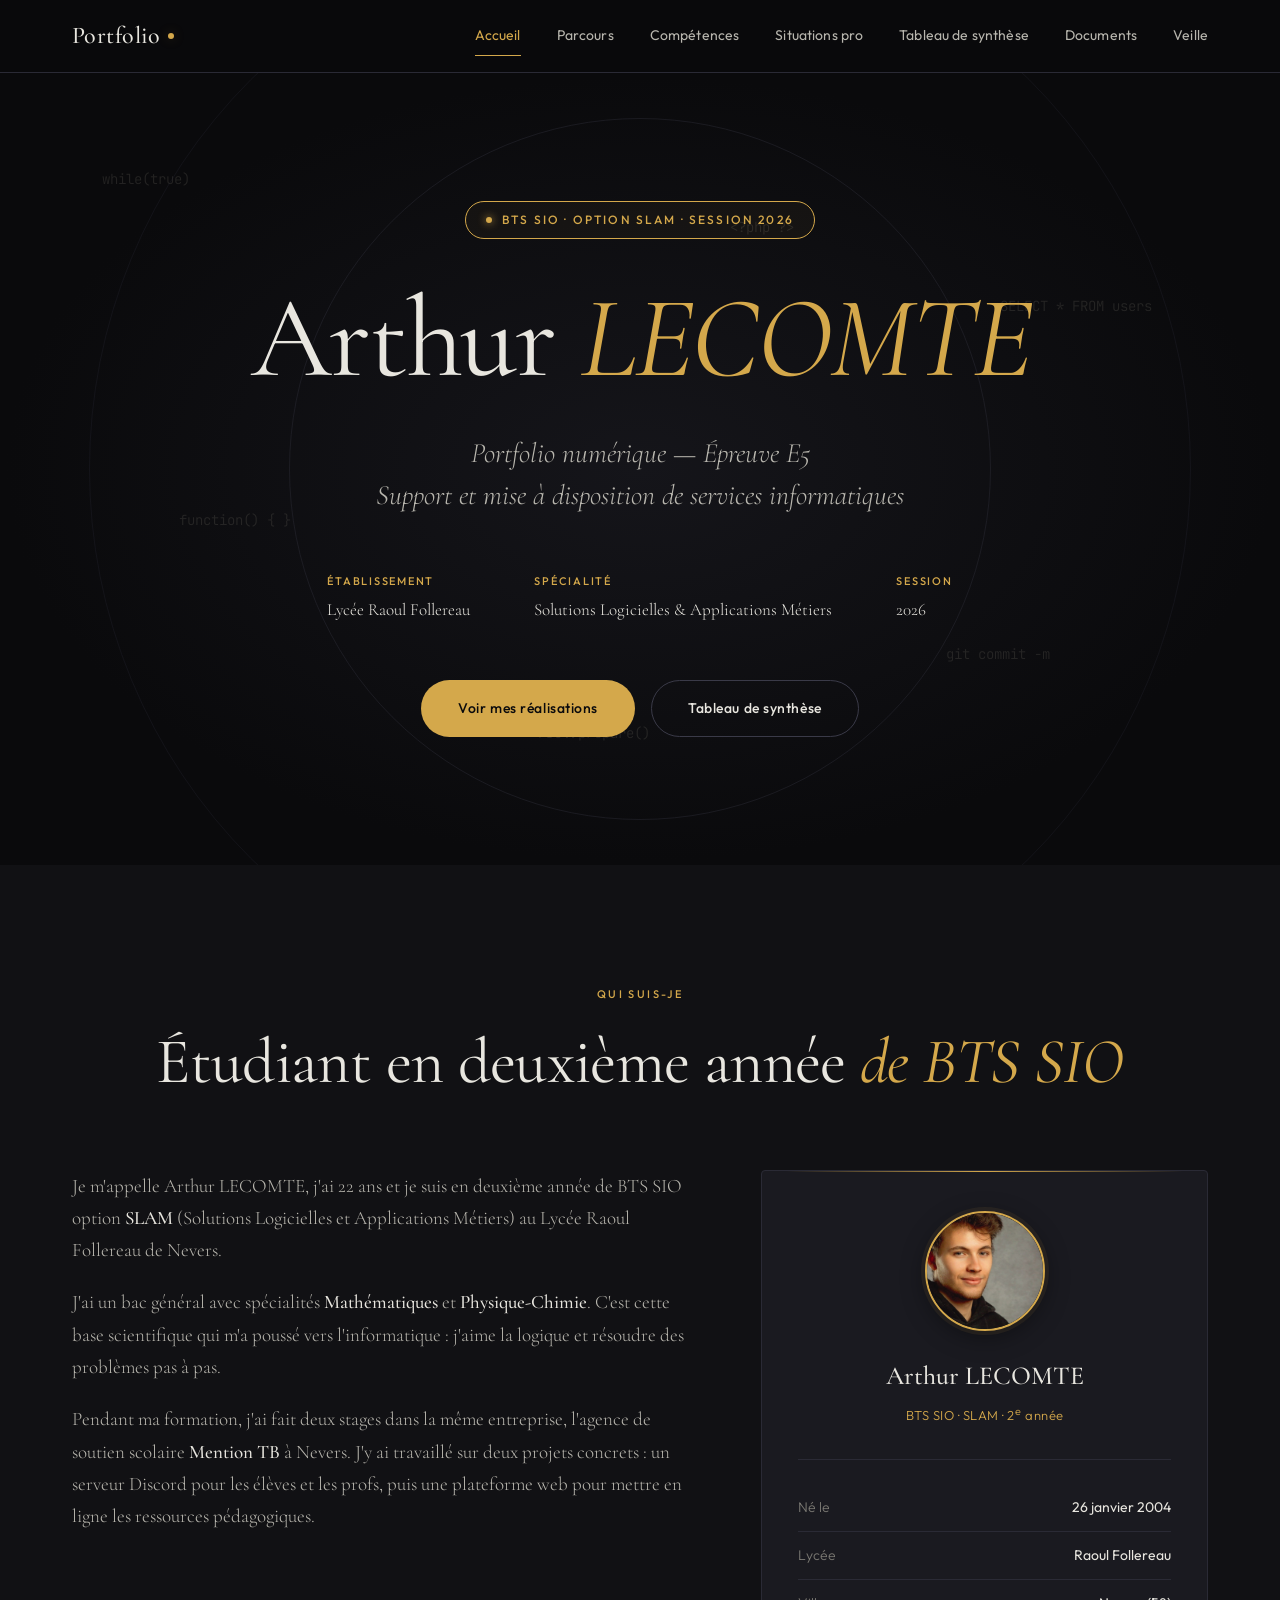
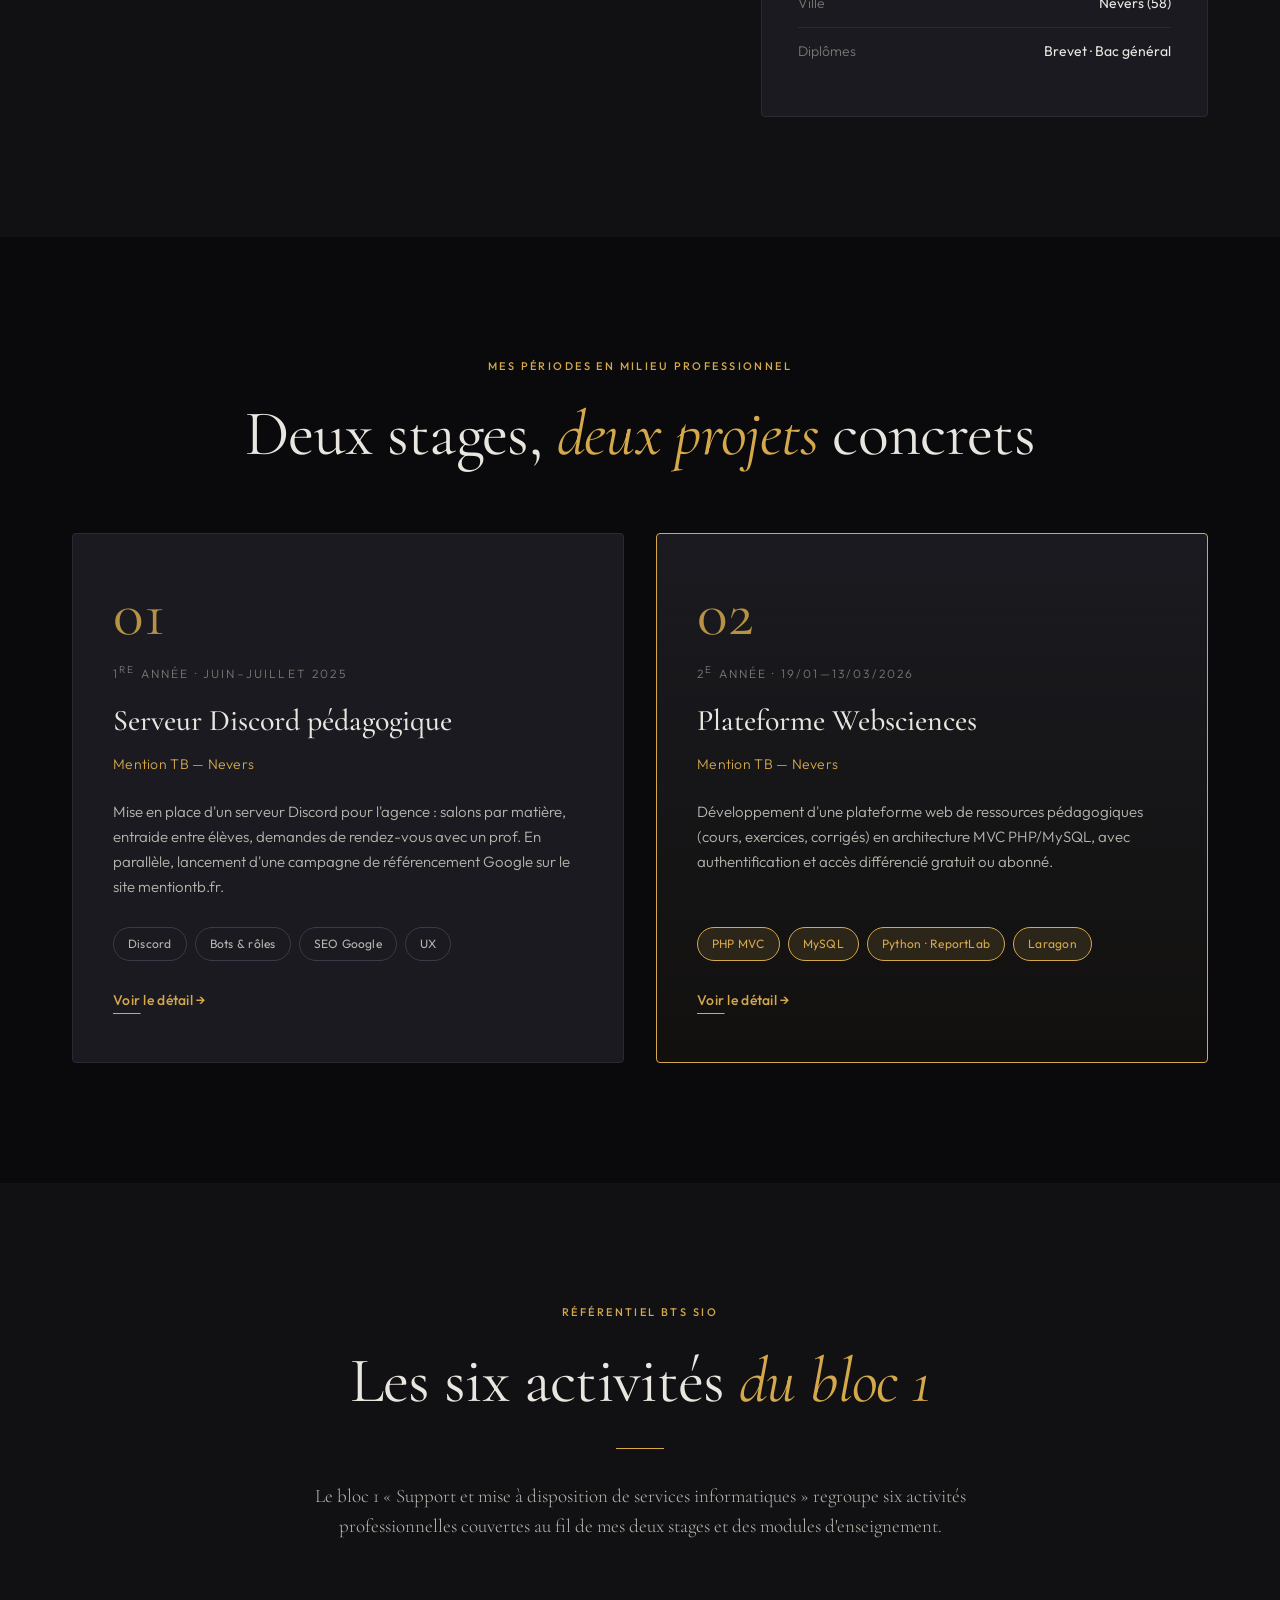
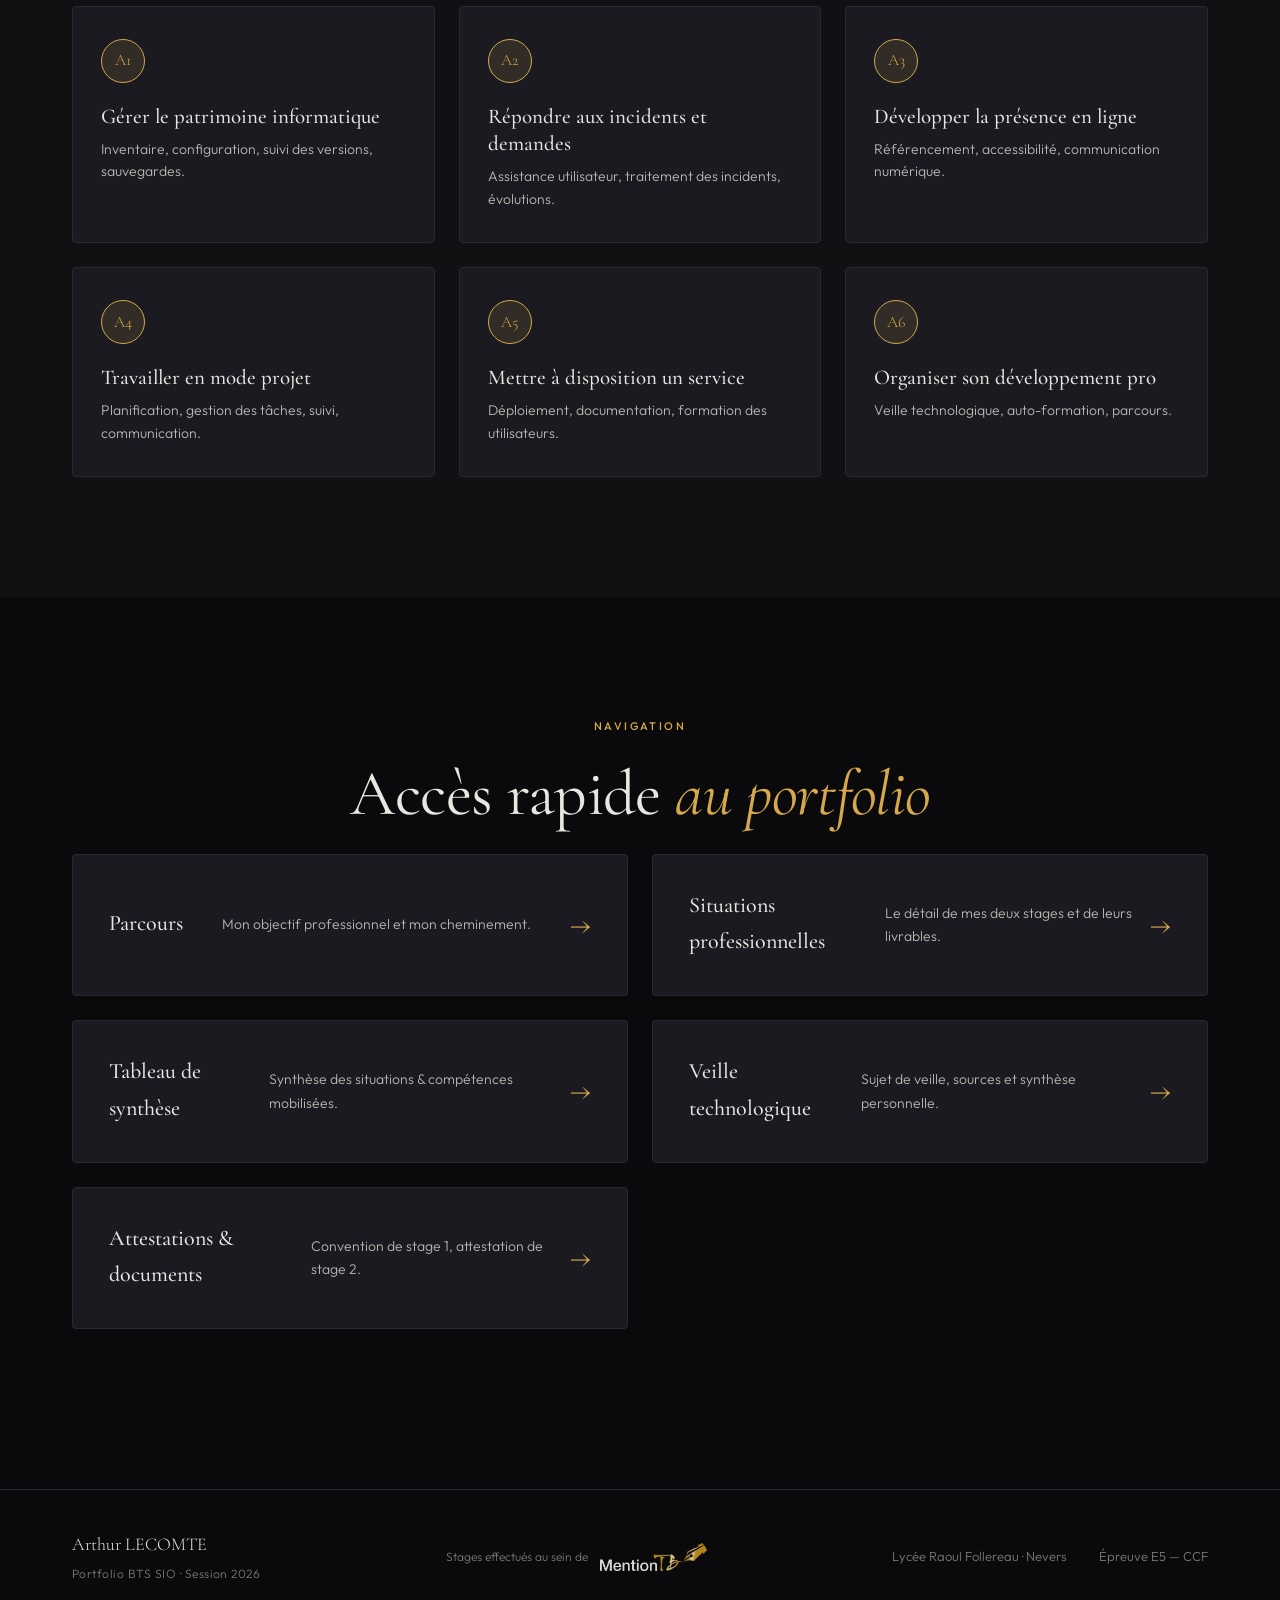
<file: index.html>
<!DOCTYPE html>
<html lang="fr">
<head>
  <meta charset="UTF-8">
  <meta name="viewport" content="width=device-width, initial-scale=1.0">
  <title>Portfolio BTS SIO — Arthur LECOMTE</title>
  <meta name="description" content="Portfolio numérique BTS SIO option SLAM d'Arthur LECOMTE — Lycée Raoul Follereau, Nevers — Session 2026. Présentation de mes deux situations professionnelles : serveur Discord pédagogique et plateforme web Websciences.">
  <meta name="author" content="Arthur LECOMTE">
  <meta name="keywords" content="Portfolio, BTS SIO, SLAM, Arthur LECOMTE, Lycée Raoul Follereau, Nevers, PHP MVC, MySQL, Discord, Websciences, Mention TB, développement web">
  <meta name="robots" content="index, follow">

  <!-- Open Graph / Facebook -->
  <meta property="og:type" content="website">
  <meta property="og:title" content="Portfolio BTS SIO — Arthur LECOMTE">
  <meta property="og:description" content="Portfolio numérique BTS SIO option SLAM — Lycée Raoul Follereau, Session 2026. Deux situations professionnelles documentées.">
  <meta property="og:image" content="assets/arthur-avatar.jpg">
  <meta property="og:locale" content="fr_FR">

  <!-- Twitter -->
  <meta name="twitter:card" content="summary_large_image">
  <meta name="twitter:title" content="Portfolio BTS SIO — Arthur LECOMTE">
  <meta name="twitter:description" content="Portfolio numérique BTS SIO option SLAM — Session 2026">

  <link rel="preconnect" href="https://fonts.googleapis.com">
  <link rel="preconnect" href="https://fonts.gstatic.com" crossorigin>
  <link href="https://fonts.googleapis.com/css2?family=Cormorant+Garamond:ital,wght@0,400;0,500;0,600;0,700;1,400;1,500&family=Outfit:wght@300;400;500;600;700&family=JetBrains+Mono:wght@400;500&display=swap" rel="stylesheet">
  <link rel="stylesheet" href="css/style.css">
</head>
<body>

<!-- ============== HEADER ============== -->
<header class="site-header">
  <div class="container header-inner">
    <a href="index.html" class="logo">
      <span class="logo-text">Portfolio</span>
      <span class="logo-dot"></span>
    </a>
    <nav class="main-nav">
      <a href="index.html" class="active">Accueil</a>
      <a href="pages/parcours.html">Parcours</a>
      <a href="pages/competences.html">Compétences</a>
      <a href="pages/situations.html">Situations pro</a>
      <a href="pages/tableau-synthese.html">Tableau de synthèse</a>
      <a href="pages/attestations.html">Documents</a>
      <a href="pages/veille.html">Veille</a>
    </nav>
  </div>
</header>

<!-- ============== HERO ============== -->
<section class="hero">
  <div class="hero-bg-formulas" aria-hidden="true">
    <span style="top:12%;left:8%">while(true)</span>
    <span style="top:28%;right:10%">SELECT * FROM users</span>
    <span style="top:55%;left:14%">function() { }</span>
    <span style="top:72%;right:18%">git commit -m</span>
    <span style="top:18%;right:38%">&lt;?php ?&gt;</span>
    <span style="top:82%;left:42%">PDO::prepare()</span>
  </div>

  <div class="container hero-inner">
    <div class="hero-tag">
      <span class="dot"></span>
      BTS SIO · OPTION SLAM · SESSION 2026
    </div>

    <h1 class="hero-title">
      Arthur <em>LECOMTE</em>
    </h1>

    <p class="hero-subtitle">
      Portfolio numérique — Épreuve E5<br>
      Support et mise à disposition de services informatiques
    </p>

    <div class="hero-meta">
      <div class="meta-item">
        <span class="meta-label">Établissement</span>
        <span class="meta-value">Lycée Raoul Follereau</span>
      </div>
      <div class="meta-item">
        <span class="meta-label">Spécialité</span>
        <span class="meta-value">Solutions Logicielles &amp; Applications Métiers</span>
      </div>
      <div class="meta-item">
        <span class="meta-label">Session</span>
        <span class="meta-value">2026</span>
      </div>
    </div>

    <div class="hero-cta">
      <a href="pages/situations.html" class="btn btn-primary">Voir mes réalisations</a>
      <a href="pages/tableau-synthese.html" class="btn btn-ghost">Tableau de synthèse</a>
    </div>
  </div>
</section>

<!-- ============== PRÉSENTATION ============== -->
<section class="section section-presentation">
  <div class="container">
    <div class="section-eyebrow">Qui suis-je</div>
    <h2 class="section-title">Étudiant en deuxième année <em>de BTS SIO</em></h2>

    <div class="presentation-grid">
      <div class="presentation-text">
        <!-- ═══════════════════════════════════════════════════════════════
             TEXTE MODIFIABLE — Présentation courte (page d'accueil)
             ═══════════════════════════════════════════════════════════════ -->
        <p>Je m'appelle Arthur LECOMTE, j'ai 22 ans et je suis en deuxième année de BTS SIO option <strong>SLAM</strong> (Solutions Logicielles et Applications Métiers) au Lycée Raoul Follereau de Nevers.</p>
        <p>J'ai un bac général avec spécialités <strong>Mathématiques</strong> et <strong>Physique-Chimie</strong>. C'est cette base scientifique qui m'a poussé vers l'informatique : j'aime la logique et résoudre des problèmes pas à pas.</p>
        <p>Pendant ma formation, j'ai fait deux stages dans la même entreprise, l'agence de soutien scolaire <strong>Mention TB</strong> à Nevers. J'y ai travaillé sur deux projets concrets : un serveur Discord pour les élèves et les profs, puis une plateforme web pour mettre en ligne les ressources pédagogiques.</p>
        <!-- ═══════════════════════════════════════════════════════════════
             FIN
             ═══════════════════════════════════════════════════════════════ -->
      </div>

      <aside class="profile-card">
        <div class="profile-avatar">
          <img src="assets/arthur-avatar.jpg" alt="Portrait d'Arthur LECOMTE">
        </div>
        <h3 class="profile-name">Arthur LECOMTE</h3>
        <p class="profile-role">BTS SIO · SLAM · 2<sup>e</sup> année</p>
        <ul class="profile-info">
          <li><span>Né le</span><strong>26 janvier 2004</strong></li>
          <li><span>Lycée</span><strong>Raoul Follereau</strong></li>
          <li><span>Ville</span><strong>Nevers (58)</strong></li>
          <li><span>Diplômes</span><strong>Brevet · Bac général</strong></li>
        </ul>
      </aside>
    </div>
  </div>
</section>

<!-- ============== STAGES ============== -->
<section class="section section-stages">
  <div class="container">
    <div class="section-eyebrow">Mes périodes en milieu professionnel</div>
    <h2 class="section-title">Deux stages, <em>deux projets</em> concrets</h2>

    <div class="stages-grid">
      <article class="stage-card">
        <div class="stage-number">01</div>
        <div class="stage-period">1<sup>re</sup> année · Juin–juillet 2025</div>
        <h3 class="stage-title">Serveur Discord pédagogique</h3>
        <p class="stage-place">Mention TB — Nevers</p>
        <!-- ═══ TEXTE MODIFIABLE — Description courte du stage 1 (carte d'accueil) ═══ -->
        <p class="stage-desc">Mise en place d'un serveur Discord pour l'agence : salons par matière, entraide entre élèves, demandes de rendez-vous avec un prof. En parallèle, lancement d'une campagne de référencement Google sur le site mentiontb.fr.</p>
        <!-- ═══ FIN ═══ -->
        <div class="stage-tags">
          <span class="tag">Discord</span>
          <span class="tag">Bots &amp; rôles</span>
          <span class="tag">SEO Google</span>
          <span class="tag">UX</span>
        </div>
        <a href="pages/situation1-discord.html" class="stage-link">Voir le détail →</a>
      </article>

      <article class="stage-card stage-card-featured">
        <div class="stage-number">02</div>
        <div class="stage-period">2<sup>e</sup> année · 19/01—13/03/2026</div>
        <h3 class="stage-title">Plateforme Websciences</h3>
        <p class="stage-place">Mention TB — Nevers</p>
        <!-- ═══ TEXTE MODIFIABLE — Description courte du stage 2 (carte d'accueil) ═══ -->
        <p class="stage-desc">Développement d'une plateforme web de ressources pédagogiques (cours, exercices, corrigés) en architecture MVC PHP/MySQL, avec authentification et accès différencié gratuit ou abonné.</p>
        <!-- ═══ FIN ═══ -->
        <div class="stage-tags">
          <span class="tag tag-gold">PHP MVC</span>
          <span class="tag tag-gold">MySQL</span>
          <span class="tag tag-gold">Python · ReportLab</span>
          <span class="tag tag-gold">Laragon</span>
        </div>
        <a href="pages/situation2-websciences.html" class="stage-link">Voir le détail →</a>
      </article>
    </div>
  </div>
</section>

<!-- ============== ACTIVITÉS DU BLOC 1 ============== -->
<section class="section section-bloc1">
  <div class="container">
    <div class="section-eyebrow">Référentiel BTS SIO</div>
    <h2 class="section-title">Les six activités <em>du bloc 1</em></h2>
    <p class="section-lead">Le bloc 1 « Support et mise à disposition de services informatiques » regroupe six activités professionnelles couvertes au fil de mes deux stages et des modules d'enseignement.</p>

    <div class="bloc1-grid">
      <a href="pages/competences.html#a1" class="bloc-card">
        <div class="bloc-icon">A1</div>
        <h3>Gérer le patrimoine informatique</h3>
        <p>Inventaire, configuration, suivi des versions, sauvegardes.</p>
      </a>
      <a href="pages/competences.html#a2" class="bloc-card">
        <div class="bloc-icon">A2</div>
        <h3>Répondre aux incidents et demandes</h3>
        <p>Assistance utilisateur, traitement des incidents, évolutions.</p>
      </a>
      <a href="pages/competences.html#a3" class="bloc-card">
        <div class="bloc-icon">A3</div>
        <h3>Développer la présence en ligne</h3>
        <p>Référencement, accessibilité, communication numérique.</p>
      </a>
      <a href="pages/competences.html#a4" class="bloc-card">
        <div class="bloc-icon">A4</div>
        <h3>Travailler en mode projet</h3>
        <p>Planification, gestion des tâches, suivi, communication.</p>
      </a>
      <a href="pages/competences.html#a5" class="bloc-card">
        <div class="bloc-icon">A5</div>
        <h3>Mettre à disposition un service</h3>
        <p>Déploiement, documentation, formation des utilisateurs.</p>
      </a>
      <a href="pages/competences.html#a6" class="bloc-card">
        <div class="bloc-icon">A6</div>
        <h3>Organiser son développement pro</h3>
        <p>Veille technologique, auto-formation, parcours.</p>
      </a>
    </div>
  </div>
</section>

<!-- ============== ACCÈS RAPIDE ============== -->
<section class="section section-quick">
  <div class="container">
    <div class="section-eyebrow">Navigation</div>
    <h2 class="section-title">Accès rapide <em>au portfolio</em></h2>

    <div class="quick-grid">
      <a href="pages/parcours.html" class="quick-card">
        <h3>Parcours</h3>
        <p>Mon objectif professionnel et mon cheminement.</p>
        <span class="quick-arrow">→</span>
      </a>
      <a href="pages/situations.html" class="quick-card">
        <h3>Situations professionnelles</h3>
        <p>Le détail de mes deux stages et de leurs livrables.</p>
        <span class="quick-arrow">→</span>
      </a>
      <a href="pages/tableau-synthese.html" class="quick-card">
        <h3>Tableau de synthèse</h3>
        <p>Synthèse des situations &amp; compétences mobilisées.</p>
        <span class="quick-arrow">→</span>
      </a>
      <a href="pages/veille.html" class="quick-card">
        <h3>Veille technologique</h3>
        <p>Sujet de veille, sources et synthèse personnelle.</p>
        <span class="quick-arrow">→</span>
      </a>
      <a href="pages/attestations.html" class="quick-card">
        <h3>Attestations &amp; documents</h3>
        <p>Convention de stage 1, attestation de stage 2.</p>
        <span class="quick-arrow">→</span>
      </a>
    </div>
  </div>
</section>

<!-- ============== FOOTER ============== -->
<footer class="site-footer">
  <div class="container footer-inner">
    <div class="footer-brand">
      <span class="footer-logo">Arthur LECOMTE</span>
      <span class="footer-tag">Portfolio BTS SIO · Session 2026</span>
    </div>
    <div class="footer-partner">
      <span>Stages effectués au sein de</span>
      <img src="assets/logo-mention-tb.png" alt="Mention TB">
    </div>
    <div class="footer-meta">
      <span>Lycée Raoul Follereau · Nevers</span>
      <span>Épreuve E5 — CCF</span>
    </div>
  </div>
</footer>

<script src="js/main.js"></script>
</body>
</html>
</file>
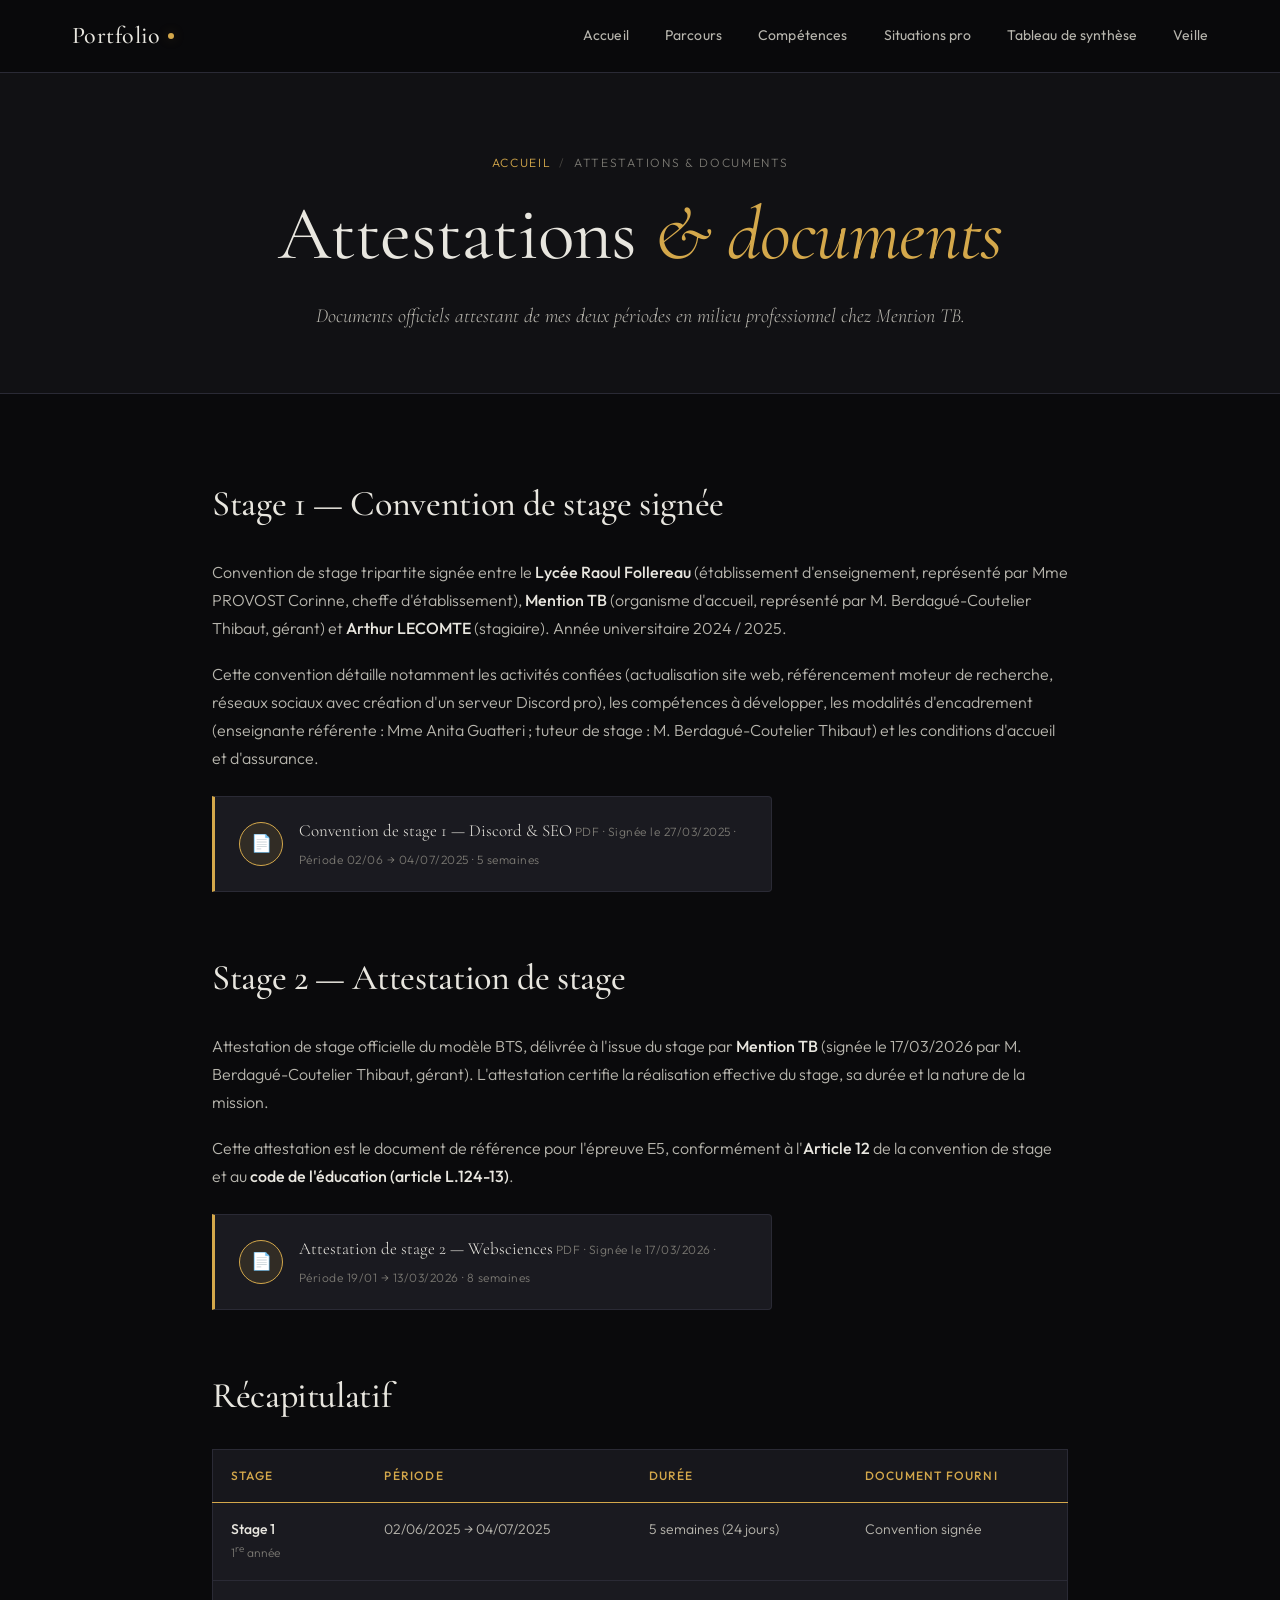
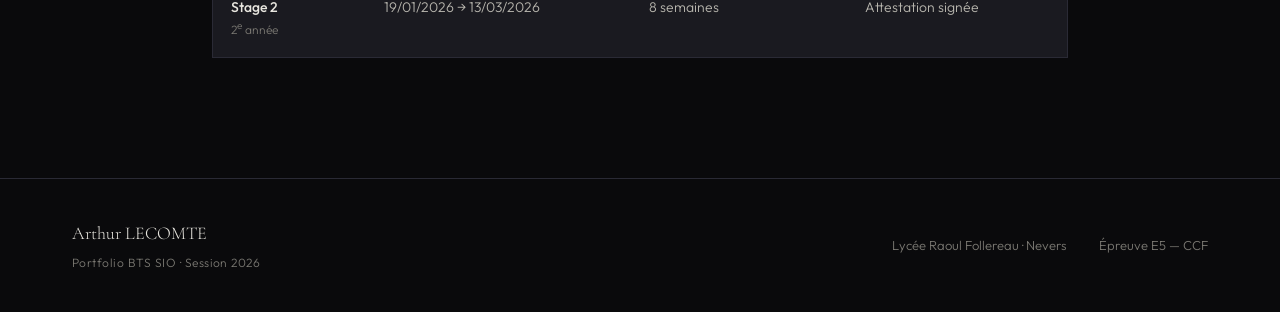
<file: pages/attestations.html>
<!DOCTYPE html>
<html lang="fr">
<head>
  <meta charset="UTF-8">
  <meta name="viewport" content="width=device-width, initial-scale=1.0">
  <title>Attestations &amp; documents — Portfolio Arthur LECOMTE</title>
  <meta name="description" content="Documents officiels : convention de stage 1 (juin-juillet 2025) et attestation de stage 2 (janvier-mars 2026).">
  <meta name="author" content="Arthur LECOMTE">
  <meta name="robots" content="index, follow">
  <meta property="og:type" content="website">
  <meta property="og:title" content="Attestations — Portfolio Arthur LECOMTE">
  <meta property="og:description" content="Documents officiels : convention de stage 1 (juin-juillet 2025) et attestation de stage 2 (janvier-mars 2026).">
  <meta property="og:image" content="../assets/arthur-avatar.jpg">
  <meta property="og:locale" content="fr_FR">
  <link rel="preconnect" href="https://fonts.googleapis.com">
  <link rel="preconnect" href="https://fonts.gstatic.com" crossorigin>
  <link href="https://fonts.googleapis.com/css2?family=Cormorant+Garamond:ital,wght@0,400;0,500;0,600;0,700;1,400;1,500&family=Outfit:wght@300;400;500;600;700&family=JetBrains+Mono:wght@400;500&display=swap" rel="stylesheet">
  <link rel="stylesheet" href="../css/style.css">
</head>
<body>

<header class="site-header">
  <div class="container header-inner">
    <a href="../index.html" class="logo">
      <span class="logo-text">Portfolio</span>
      <span class="logo-dot"></span>
    </a>
    <nav class="main-nav">
      <a href="../index.html">Accueil</a>
      <a href="parcours.html">Parcours</a>
      <a href="competences.html">Compétences</a>
      <a href="situations.html">Situations pro</a>
      <a href="tableau-synthese.html">Tableau de synthèse</a>
      <a href="veille.html">Veille</a>
    </nav>
  </div>
</header>

<section class="page-hero">
  <div class="container">
    <div class="breadcrumb">
      <a href="../index.html">Accueil</a><span class="sep">/</span>Attestations &amp; documents
    </div>
    <h1 class="page-title">Attestations <em>&amp; documents</em></h1>
    <p class="page-subtitle">Documents officiels attestant de mes deux périodes en milieu professionnel chez Mention TB.</p>
  </div>
</section>

<section class="page-content">
  <div class="container container-narrow">
    <div class="prose">

      <h2>Stage 1 — Convention de stage signée</h2>
      <p>Convention de stage tripartite signée entre le <strong>Lycée Raoul Follereau</strong> (établissement d'enseignement, représenté par Mme PROVOST Corinne, cheffe d'établissement), <strong>Mention TB</strong> (organisme d'accueil, représenté par M. Berdagué-Coutelier Thibaut, gérant) et <strong>Arthur LECOMTE</strong> (stagiaire). Année universitaire 2024 / 2025.</p>

      <p>Cette convention détaille notamment les activités confiées (actualisation site web, référencement moteur de recherche, réseaux sociaux avec création d'un serveur Discord pro), les compétences à développer, les modalités d'encadrement (enseignante référente : Mme Anita Guatteri ; tuteur de stage : M. Berdagué-Coutelier Thibaut) et les conditions d'accueil et d'assurance.</p>

      <a href="../attestations/convention-stage1-discord.pdf" target="_blank" rel="noopener" class="attestation-card" style="max-width:560px;margin:24px 0 48px;">
        <span class="attestation-icon">📄</span>
        <span class="attestation-info">
          <span class="attestation-title">Convention de stage 1 — Discord &amp; SEO</span>
          <span class="attestation-meta">PDF · Signée le 27/03/2025 · Période 02/06 → 04/07/2025 · 5 semaines</span>
        </span>
      </a>

      <h2>Stage 2 — Attestation de stage</h2>
      <p>Attestation de stage officielle du modèle BTS, délivrée à l'issue du stage par <strong>Mention TB</strong> (signée le 17/03/2026 par M. Berdagué-Coutelier Thibaut, gérant). L'attestation certifie la réalisation effective du stage, sa durée et la nature de la mission.</p>

      <p>Cette attestation est le document de référence pour l'épreuve E5, conformément à l'<strong>Article 12</strong> de la convention de stage et au <strong>code de l'éducation (article L.124-13)</strong>.</p>

      <a href="../attestations/attestation-stage2-websciences.pdf" target="_blank" rel="noopener" class="attestation-card" style="max-width:560px;margin:24px 0 48px;">
        <span class="attestation-icon">📄</span>
        <span class="attestation-info">
          <span class="attestation-title">Attestation de stage 2 — Websciences</span>
          <span class="attestation-meta">PDF · Signée le 17/03/2026 · Période 19/01 → 13/03/2026 · 8 semaines</span>
        </span>
      </a>

      <h2>Récapitulatif</h2>
      <table class="synthesis-table" style="margin: 16px 0 0;">
        <thead>
          <tr>
            <th style="width:18%;">Stage</th>
            <th>Période</th>
            <th>Durée</th>
            <th>Document fourni</th>
          </tr>
        </thead>
        <tbody>
          <tr>
            <td><strong>Stage 1</strong><br><span style="color:var(--text-muted);font-size:12px;">1<sup>re</sup> année</span></td>
            <td>02/06/2025 → 04/07/2025</td>
            <td>5 semaines (24 jours)</td>
            <td>Convention signée</td>
          </tr>
          <tr>
            <td><strong>Stage 2</strong><br><span style="color:var(--text-muted);font-size:12px;">2<sup>e</sup> année</span></td>
            <td>19/01/2026 → 13/03/2026</td>
            <td>8 semaines</td>
            <td>Attestation signée</td>
          </tr>
        </tbody>
      </table>

    </div>
  </div>
</section>

<footer class="site-footer">
  <div class="container footer-inner">
    <div class="footer-brand">
      <span class="footer-logo">Arthur LECOMTE</span>
      <span class="footer-tag">Portfolio BTS SIO · Session 2026</span>
    </div>
    <div class="footer-meta">
      <span>Lycée Raoul Follereau · Nevers</span>
      <span>Épreuve E5 — CCF</span>
    </div>
  </div>
</footer>

<script src="../js/main.js"></script>
</body>
</html>
</file>
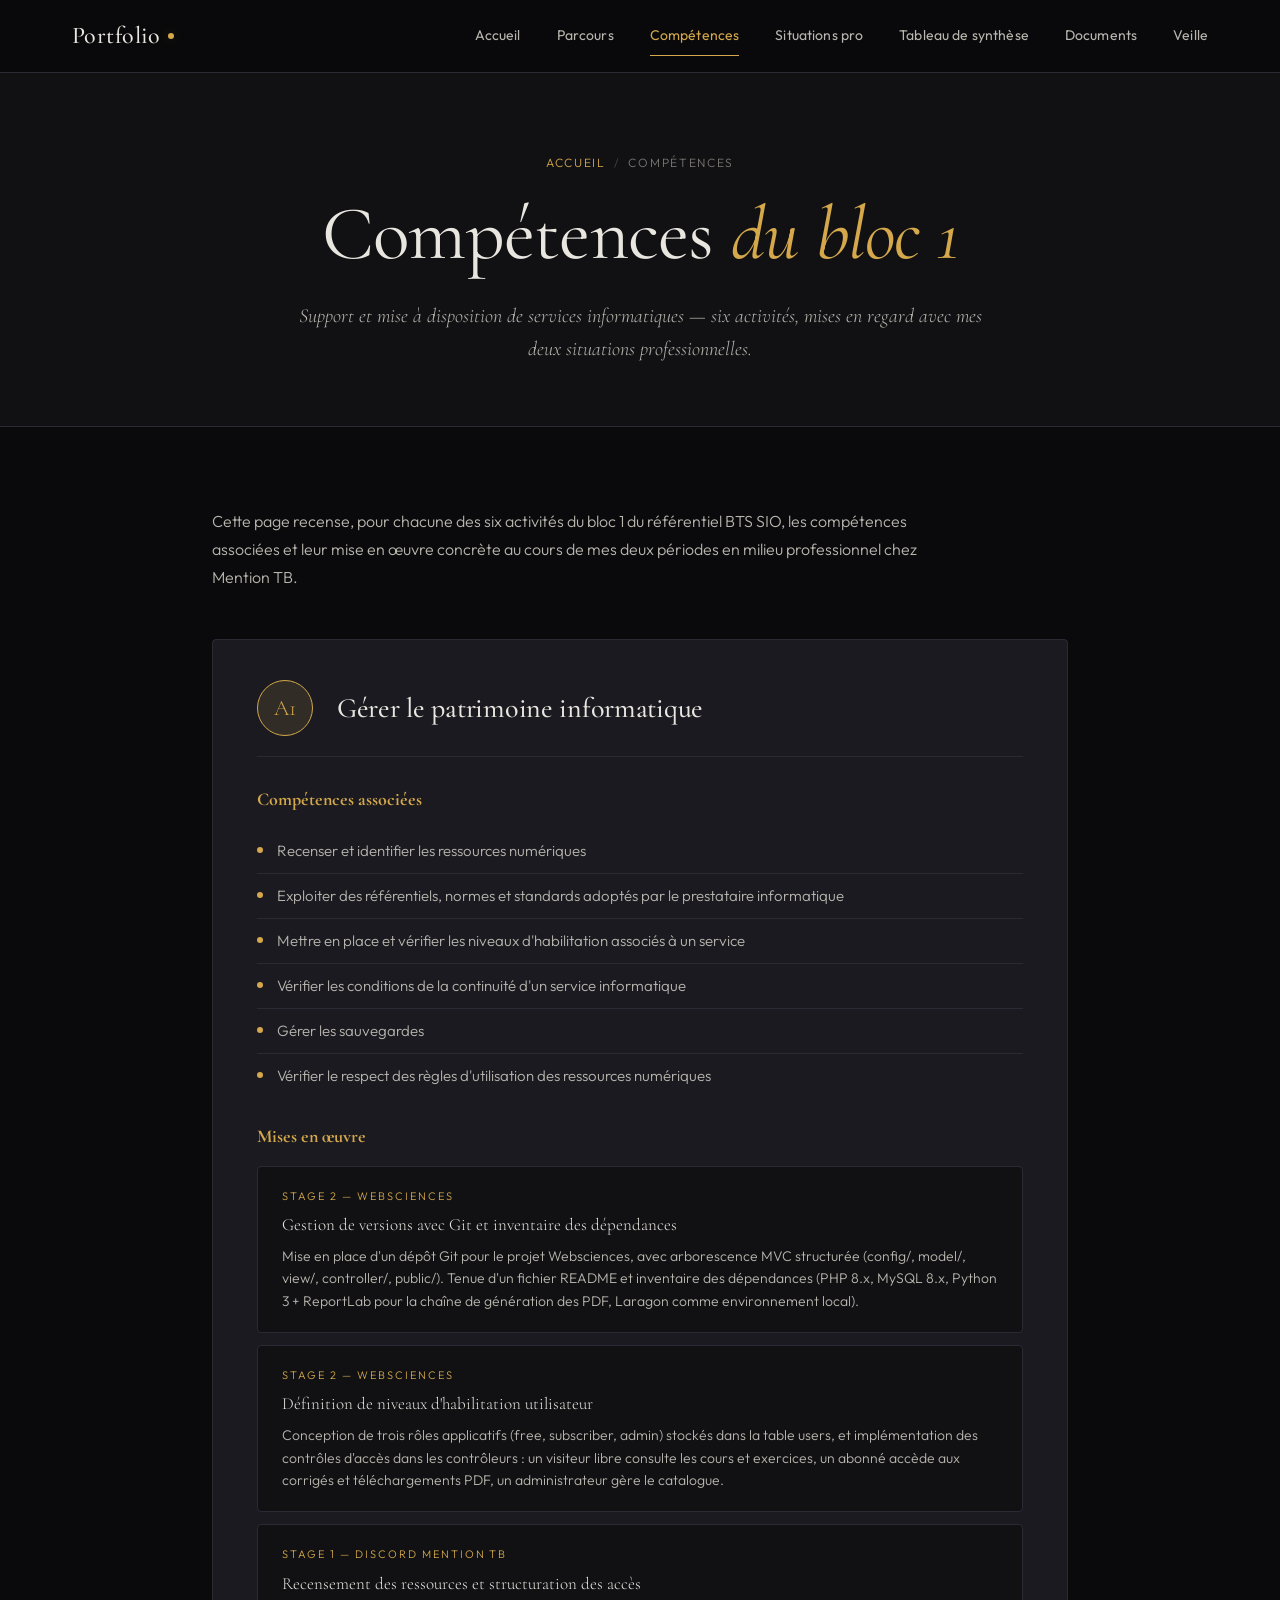
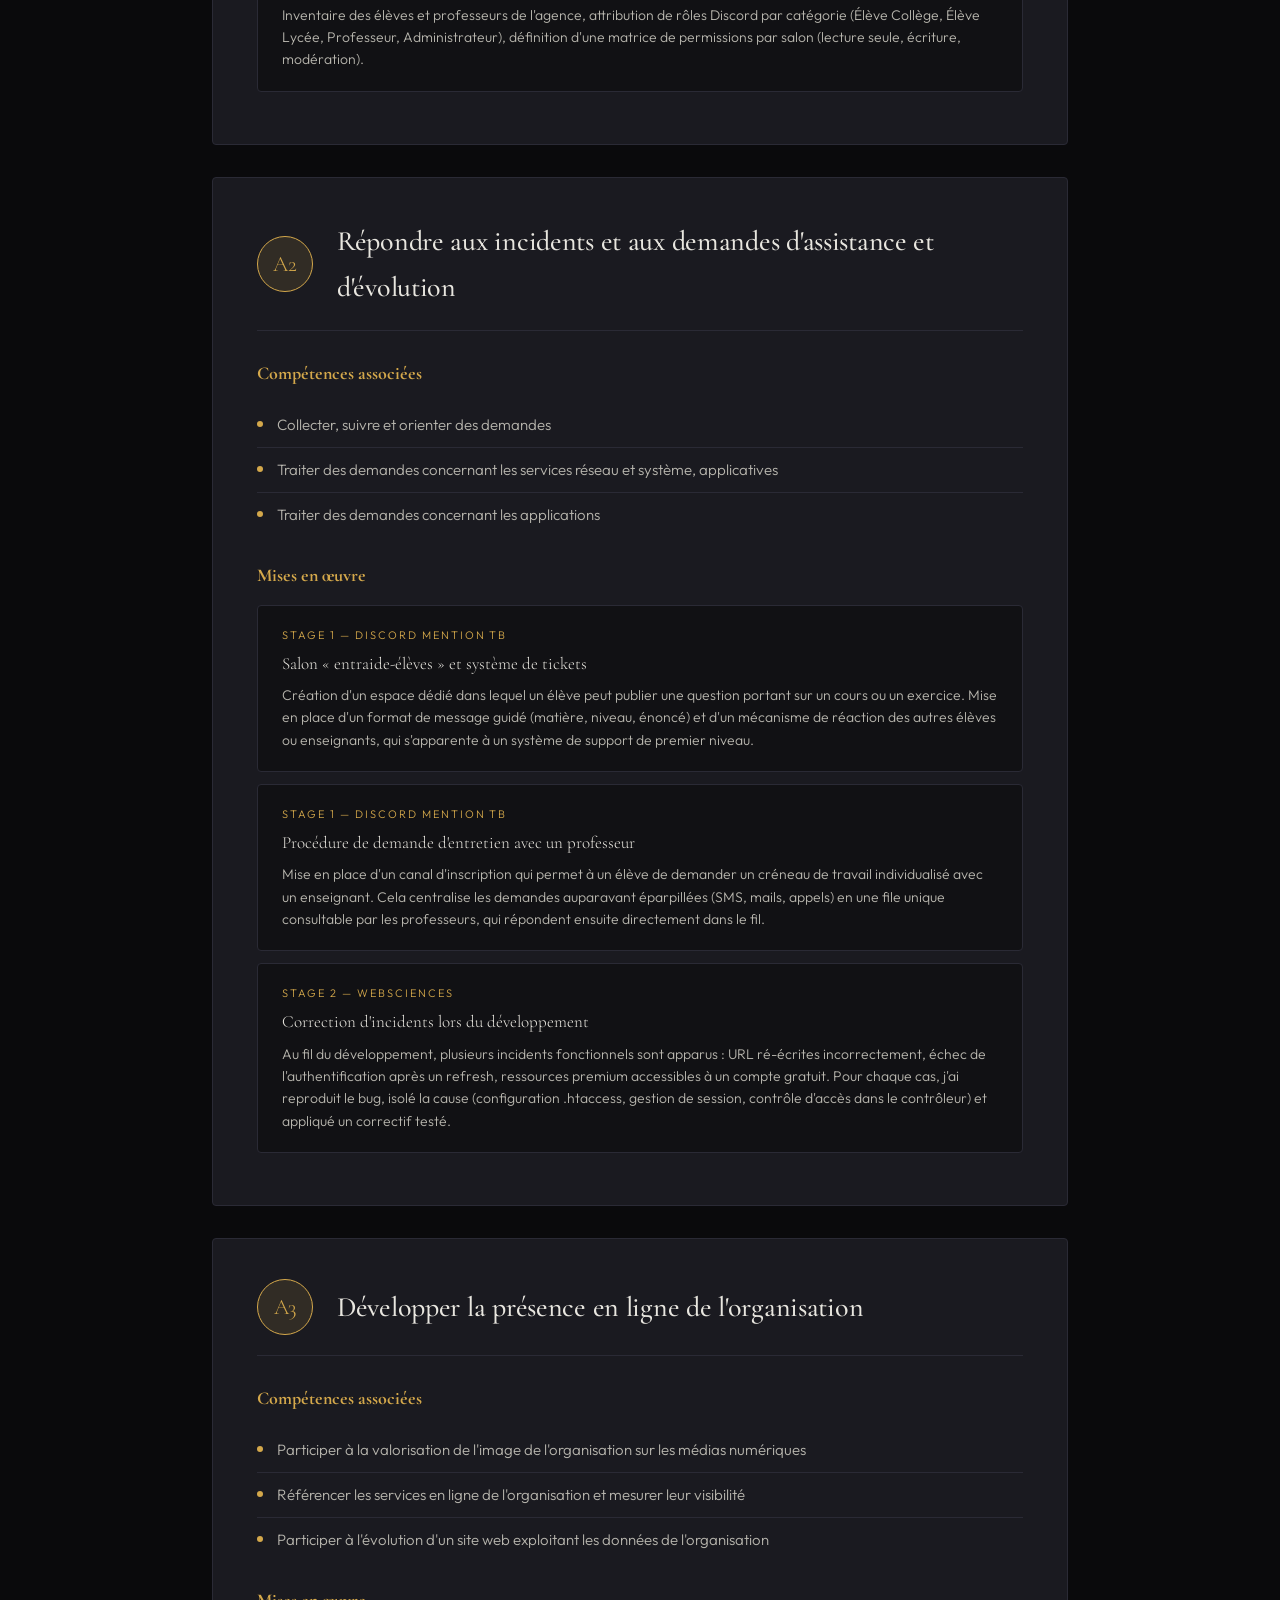
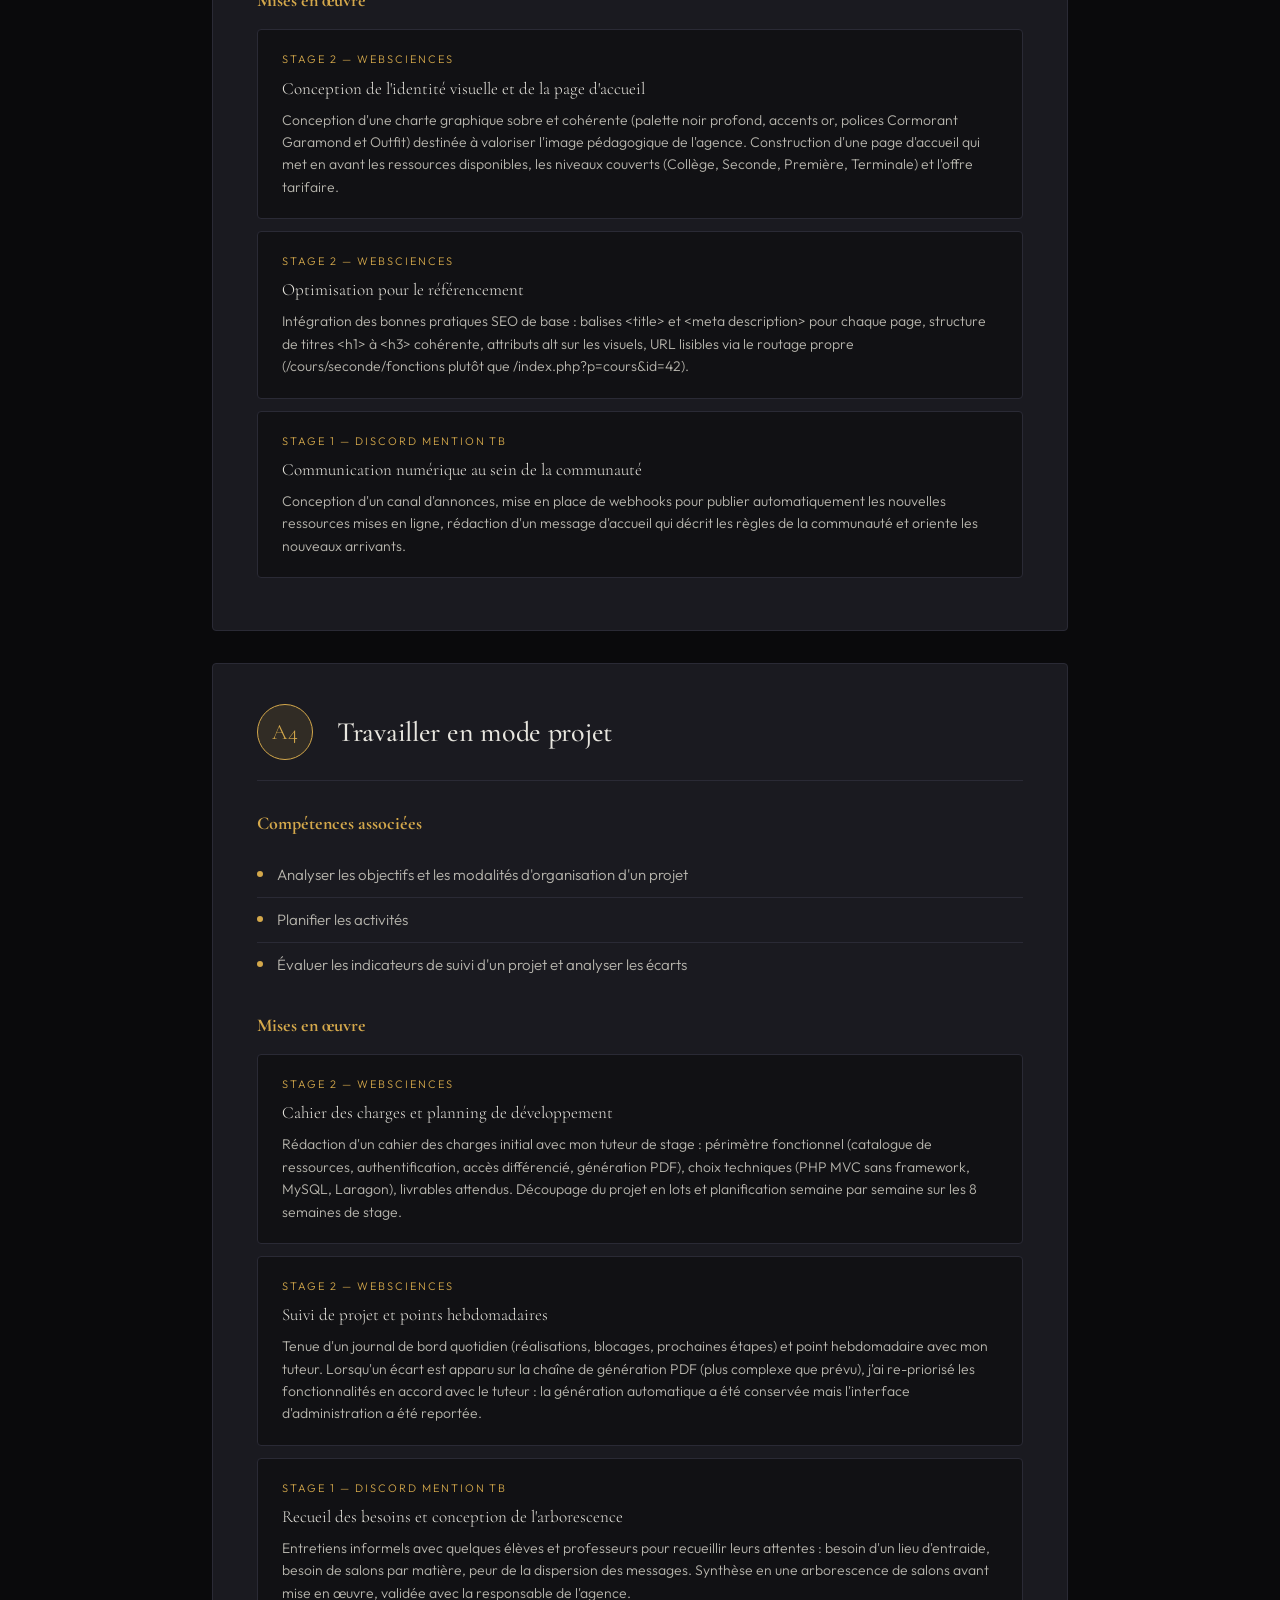
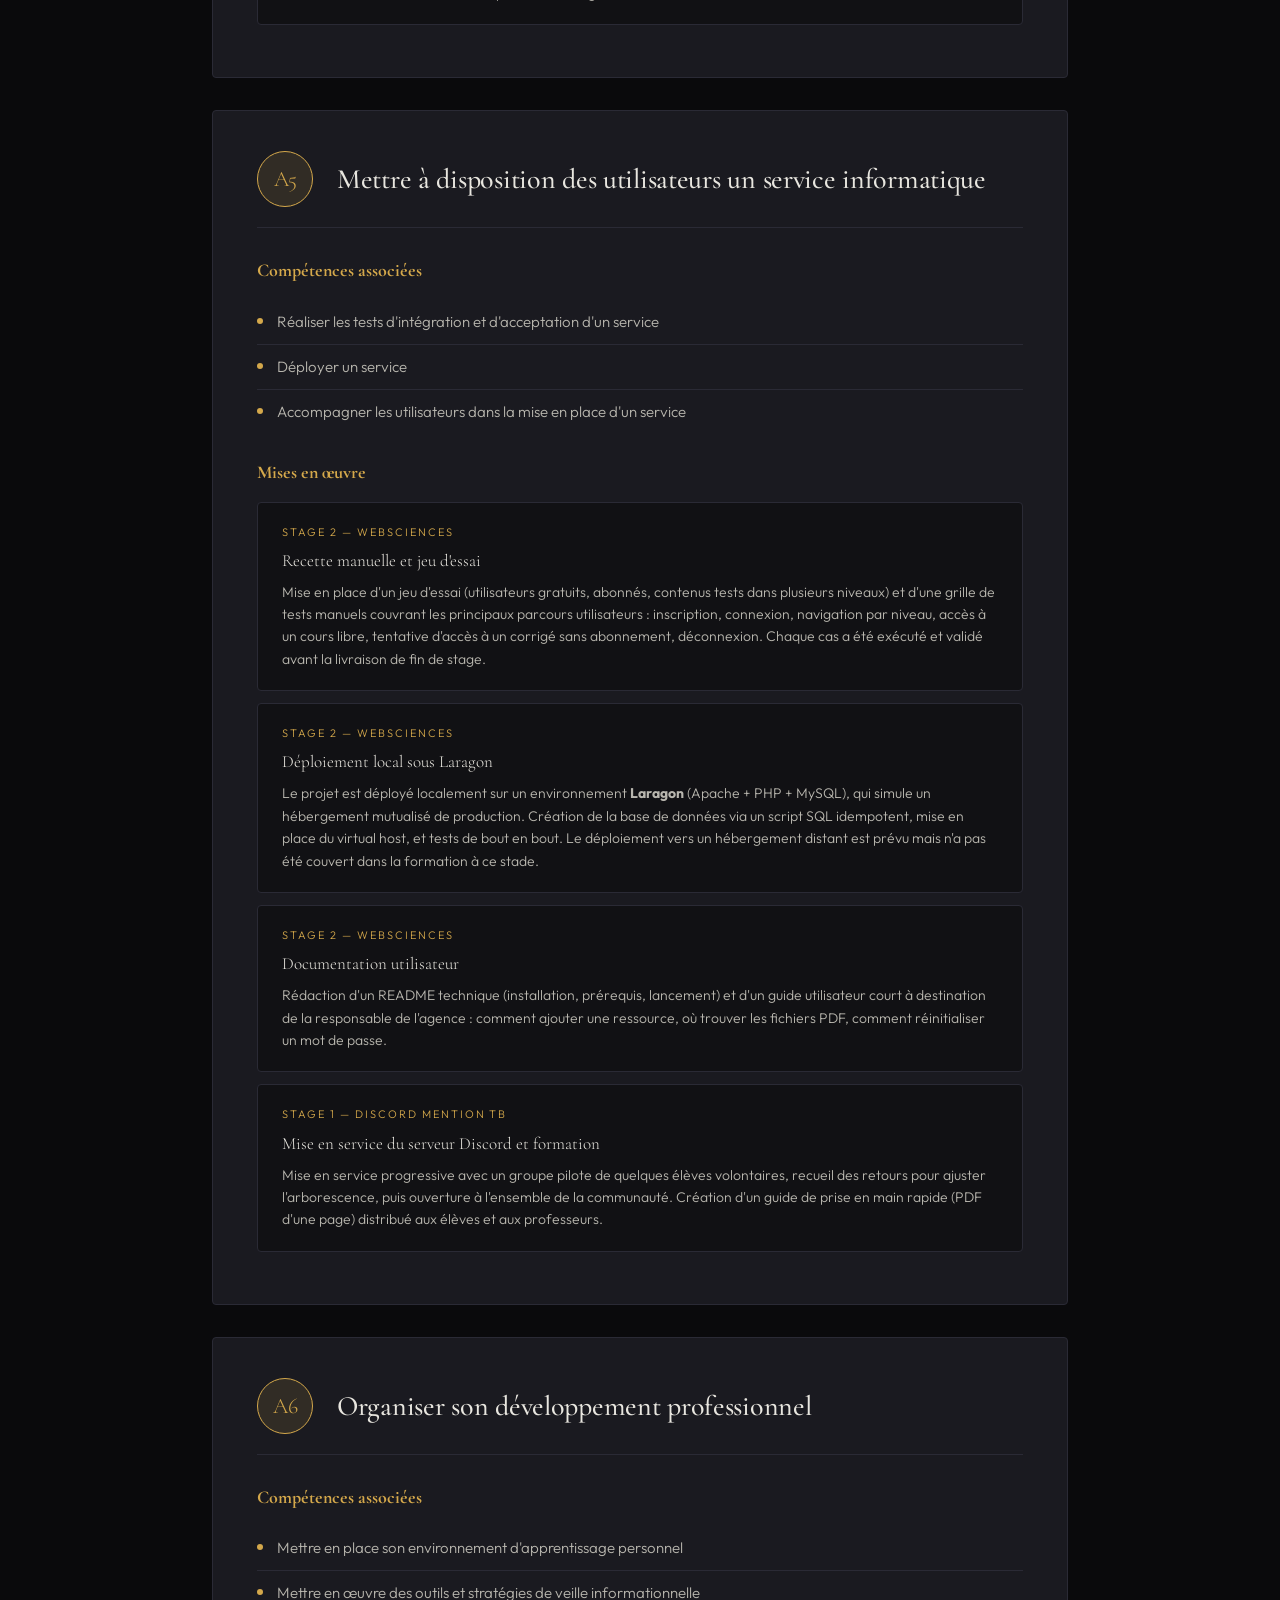
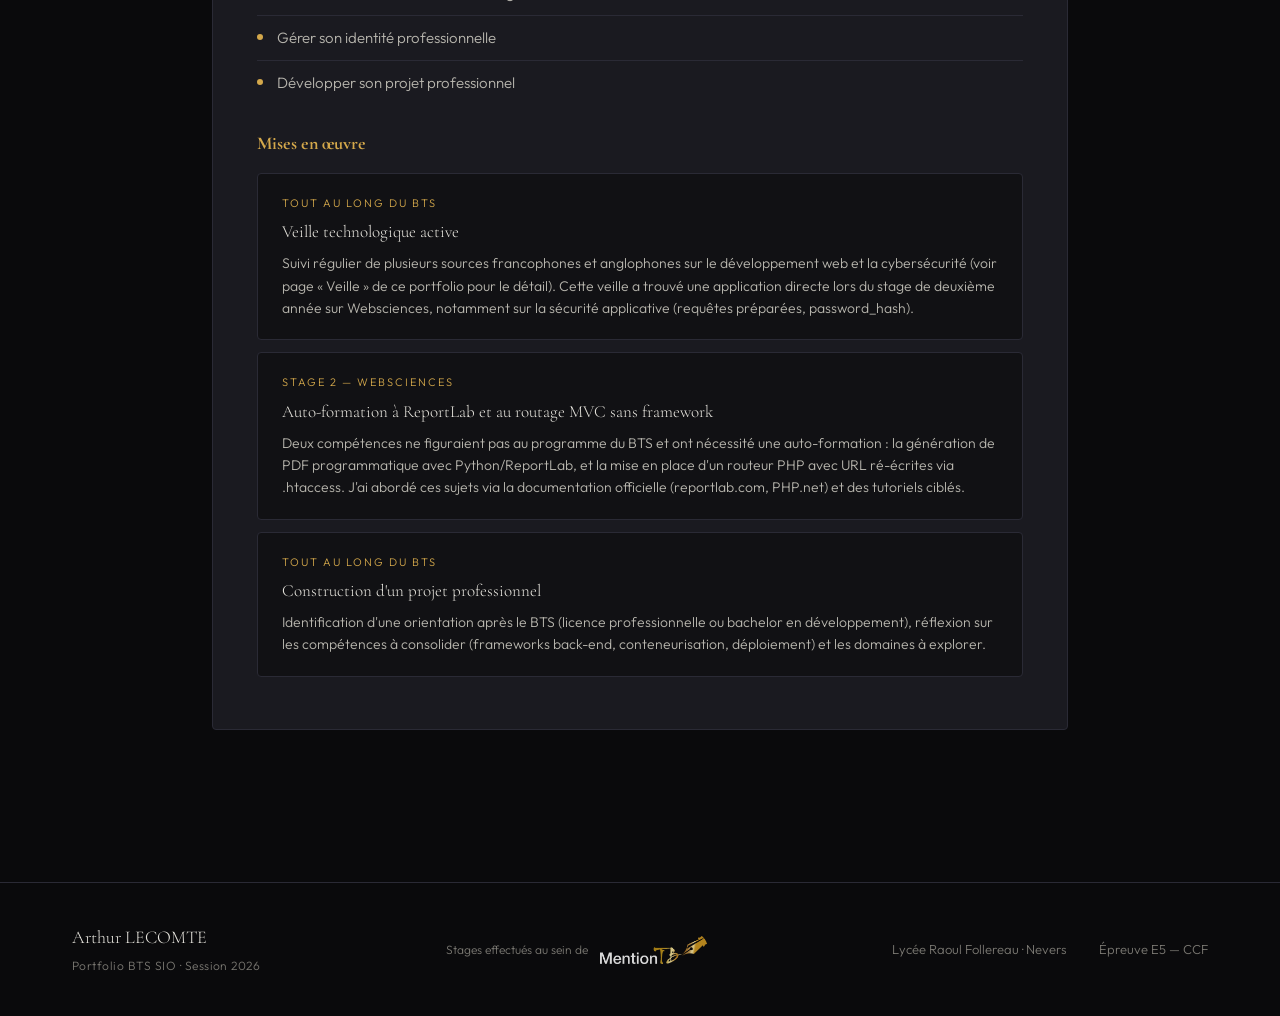
<file: pages/competences.html>
<!DOCTYPE html>
<html lang="fr">
<head>
  <meta charset="UTF-8">
  <meta name="viewport" content="width=device-width, initial-scale=1.0">
  <title>Compétences — Portfolio Arthur LECOMTE</title>
  <meta name="description" content="Couverture des six activités du bloc 1 du référentiel BTS SIO — détail des compétences mobilisées par mes deux situations professionnelles.">
  <meta name="author" content="Arthur LECOMTE">
  <meta name="robots" content="index, follow">
  <meta property="og:type" content="website">
  <meta property="og:title" content="Compétences — Portfolio Arthur LECOMTE">
  <meta property="og:description" content="Couverture des six activités du bloc 1 du référentiel BTS SIO — détail des compétences mobilisées par mes deux situations professionnelles.">
  <meta property="og:image" content="../assets/arthur-avatar.jpg">
  <meta property="og:locale" content="fr_FR">
  <link rel="preconnect" href="https://fonts.googleapis.com">
  <link rel="preconnect" href="https://fonts.gstatic.com" crossorigin>
  <link href="https://fonts.googleapis.com/css2?family=Cormorant+Garamond:ital,wght@0,400;0,500;0,600;0,700;1,400;1,500&family=Outfit:wght@300;400;500;600;700&family=JetBrains+Mono:wght@400;500&display=swap" rel="stylesheet">
  <link rel="stylesheet" href="../css/style.css">
</head>
<body>

<header class="site-header">
  <div class="container header-inner">
    <a href="../index.html" class="logo">
      <span class="logo-text">Portfolio</span>
      <span class="logo-dot"></span>
    </a>
    <nav class="main-nav">
      <a href="../index.html">Accueil</a>
      <a href="parcours.html">Parcours</a>
      <a href="competences.html" class="active">Compétences</a>
      <a href="situations.html">Situations pro</a>
      <a href="tableau-synthese.html">Tableau de synthèse</a>
      <a href="attestations.html">Documents</a>
      <a href="veille.html">Veille</a>
    </nav>
  </div>
</header>

<section class="page-hero">
  <div class="container">
    <div class="breadcrumb">
      <a href="../index.html">Accueil</a><span class="sep">/</span>Compétences
    </div>
    <h1 class="page-title">Compétences <em>du bloc&nbsp;1</em></h1>
    <p class="page-subtitle">Support et mise à disposition de services informatiques — six activités, mises en regard avec mes deux situations professionnelles.</p>
  </div>
</section>

<section class="page-content">
  <div class="container container-narrow">

    <p style="font-size: 16px; line-height: 1.75; color: var(--text-soft); margin-bottom: 48px; max-width: 760px;">
      Cette page recense, pour chacune des six activités du bloc&nbsp;1 du référentiel BTS SIO, les compétences associées et leur mise en œuvre concrète au cours de mes deux périodes en milieu professionnel chez Mention&nbsp;TB.
    </p>

    <!-- ============== A1 ============== -->
    <div class="activity-block" id="a1">
      <div class="activity-header">
        <div class="activity-num">A1</div>
        <h2 class="activity-title">Gérer le patrimoine informatique</h2>
      </div>

      <h3 style="font-family:var(--font-serif);font-size:18px;color:var(--gold);margin-bottom:14px;">Compétences associées</h3>
      <ul class="competences-list">
        <li>Recenser et identifier les ressources numériques</li>
        <li>Exploiter des référentiels, normes et standards adoptés par le prestataire informatique</li>
        <li>Mettre en place et vérifier les niveaux d'habilitation associés à un service</li>
        <li>Vérifier les conditions de la continuité d'un service informatique</li>
        <li>Gérer les sauvegardes</li>
        <li>Vérifier le respect des règles d'utilisation des ressources numériques</li>
      </ul>

      <h3 style="font-family:var(--font-serif);font-size:18px;color:var(--gold);margin:24px 0 14px;">Mises en œuvre</h3>

      <div class="realisation-box">
        <div class="realisation-stage">Stage 2 — Websciences</div>
        <div class="realisation-title">Gestion de versions avec Git et inventaire des dépendances</div>
        <div class="realisation-desc">Mise en place d'un dépôt Git pour le projet Websciences, avec arborescence MVC structurée (config/, model/, view/, controller/, public/). Tenue d'un fichier README et inventaire des dépendances (PHP 8.x, MySQL 8.x, Python 3 + ReportLab pour la chaîne de génération des PDF, Laragon comme environnement local).</div>
      </div>

      <div class="realisation-box">
        <div class="realisation-stage">Stage 2 — Websciences</div>
        <div class="realisation-title">Définition de niveaux d'habilitation utilisateur</div>
        <div class="realisation-desc">Conception de trois rôles applicatifs (free, subscriber, admin) stockés dans la table users, et implémentation des contrôles d'accès dans les contrôleurs : un visiteur libre consulte les cours et exercices, un abonné accède aux corrigés et téléchargements PDF, un administrateur gère le catalogue.</div>
      </div>

      <div class="realisation-box">
        <div class="realisation-stage">Stage 1 — Discord Mention TB</div>
        <div class="realisation-title">Recensement des ressources et structuration des accès</div>
        <div class="realisation-desc">Inventaire des élèves et professeurs de l'agence, attribution de rôles Discord par catégorie (Élève Collège, Élève Lycée, Professeur, Administrateur), définition d'une matrice de permissions par salon (lecture seule, écriture, modération).</div>
      </div>
    </div>

    <!-- ============== A2 ============== -->
    <div class="activity-block" id="a2">
      <div class="activity-header">
        <div class="activity-num">A2</div>
        <h2 class="activity-title">Répondre aux incidents et aux demandes d'assistance et d'évolution</h2>
      </div>

      <h3 style="font-family:var(--font-serif);font-size:18px;color:var(--gold);margin-bottom:14px;">Compétences associées</h3>
      <ul class="competences-list">
        <li>Collecter, suivre et orienter des demandes</li>
        <li>Traiter des demandes concernant les services réseau et système, applicatives</li>
        <li>Traiter des demandes concernant les applications</li>
      </ul>

      <h3 style="font-family:var(--font-serif);font-size:18px;color:var(--gold);margin:24px 0 14px;">Mises en œuvre</h3>

      <div class="realisation-box">
        <div class="realisation-stage">Stage 1 — Discord Mention TB</div>
        <div class="realisation-title">Salon « entraide-élèves » et système de tickets</div>
        <div class="realisation-desc">Création d'un espace dédié dans lequel un élève peut publier une question portant sur un cours ou un exercice. Mise en place d'un format de message guidé (matière, niveau, énoncé) et d'un mécanisme de réaction des autres élèves ou enseignants, qui s'apparente à un système de support de premier niveau.</div>
      </div>

      <div class="realisation-box">
        <div class="realisation-stage">Stage 1 — Discord Mention TB</div>
        <div class="realisation-title">Procédure de demande d'entretien avec un professeur</div>
        <div class="realisation-desc">Mise en place d'un canal d'inscription qui permet à un élève de demander un créneau de travail individualisé avec un enseignant. Cela centralise les demandes auparavant éparpillées (SMS, mails, appels) en une file unique consultable par les professeurs, qui répondent ensuite directement dans le fil.</div>
      </div>

      <div class="realisation-box">
        <div class="realisation-stage">Stage 2 — Websciences</div>
        <div class="realisation-title">Correction d'incidents lors du développement</div>
        <div class="realisation-desc">Au fil du développement, plusieurs incidents fonctionnels sont apparus : URL ré-écrites incorrectement, échec de l'authentification après un refresh, ressources premium accessibles à un compte gratuit. Pour chaque cas, j'ai reproduit le bug, isolé la cause (configuration .htaccess, gestion de session, contrôle d'accès dans le contrôleur) et appliqué un correctif testé.</div>
      </div>
    </div>

    <!-- ============== A3 ============== -->
    <div class="activity-block" id="a3">
      <div class="activity-header">
        <div class="activity-num">A3</div>
        <h2 class="activity-title">Développer la présence en ligne de l'organisation</h2>
      </div>

      <h3 style="font-family:var(--font-serif);font-size:18px;color:var(--gold);margin-bottom:14px;">Compétences associées</h3>
      <ul class="competences-list">
        <li>Participer à la valorisation de l'image de l'organisation sur les médias numériques</li>
        <li>Référencer les services en ligne de l'organisation et mesurer leur visibilité</li>
        <li>Participer à l'évolution d'un site web exploitant les données de l'organisation</li>
      </ul>

      <h3 style="font-family:var(--font-serif);font-size:18px;color:var(--gold);margin:24px 0 14px;">Mises en œuvre</h3>

      <div class="realisation-box">
        <div class="realisation-stage">Stage 2 — Websciences</div>
        <div class="realisation-title">Conception de l'identité visuelle et de la page d'accueil</div>
        <div class="realisation-desc">Conception d'une charte graphique sobre et cohérente (palette noir profond, accents or, polices Cormorant Garamond et Outfit) destinée à valoriser l'image pédagogique de l'agence. Construction d'une page d'accueil qui met en avant les ressources disponibles, les niveaux couverts (Collège, Seconde, Première, Terminale) et l'offre tarifaire.</div>
      </div>

      <div class="realisation-box">
        <div class="realisation-stage">Stage 2 — Websciences</div>
        <div class="realisation-title">Optimisation pour le référencement</div>
        <div class="realisation-desc">Intégration des bonnes pratiques SEO de base : balises &lt;title&gt; et &lt;meta description&gt; pour chaque page, structure de titres &lt;h1&gt; à &lt;h3&gt; cohérente, attributs alt sur les visuels, URL lisibles via le routage propre (/cours/seconde/fonctions plutôt que /index.php?p=cours&amp;id=42).</div>
      </div>

      <div class="realisation-box">
        <div class="realisation-stage">Stage 1 — Discord Mention TB</div>
        <div class="realisation-title">Communication numérique au sein de la communauté</div>
        <div class="realisation-desc">Conception d'un canal d'annonces, mise en place de webhooks pour publier automatiquement les nouvelles ressources mises en ligne, rédaction d'un message d'accueil qui décrit les règles de la communauté et oriente les nouveaux arrivants.</div>
      </div>
    </div>

    <!-- ============== A4 ============== -->
    <div class="activity-block" id="a4">
      <div class="activity-header">
        <div class="activity-num">A4</div>
        <h2 class="activity-title">Travailler en mode projet</h2>
      </div>

      <h3 style="font-family:var(--font-serif);font-size:18px;color:var(--gold);margin-bottom:14px;">Compétences associées</h3>
      <ul class="competences-list">
        <li>Analyser les objectifs et les modalités d'organisation d'un projet</li>
        <li>Planifier les activités</li>
        <li>Évaluer les indicateurs de suivi d'un projet et analyser les écarts</li>
      </ul>

      <h3 style="font-family:var(--font-serif);font-size:18px;color:var(--gold);margin:24px 0 14px;">Mises en œuvre</h3>

      <div class="realisation-box">
        <div class="realisation-stage">Stage 2 — Websciences</div>
        <div class="realisation-title">Cahier des charges et planning de développement</div>
        <div class="realisation-desc">Rédaction d'un cahier des charges initial avec mon tuteur de stage : périmètre fonctionnel (catalogue de ressources, authentification, accès différencié, génération PDF), choix techniques (PHP MVC sans framework, MySQL, Laragon), livrables attendus. Découpage du projet en lots et planification semaine par semaine sur les 8 semaines de stage.</div>
      </div>

      <div class="realisation-box">
        <div class="realisation-stage">Stage 2 — Websciences</div>
        <div class="realisation-title">Suivi de projet et points hebdomadaires</div>
        <div class="realisation-desc">Tenue d'un journal de bord quotidien (réalisations, blocages, prochaines étapes) et point hebdomadaire avec mon tuteur. Lorsqu'un écart est apparu sur la chaîne de génération PDF (plus complexe que prévu), j'ai re-priorisé les fonctionnalités en accord avec le tuteur : la génération automatique a été conservée mais l'interface d'administration a été reportée.</div>
      </div>

      <div class="realisation-box">
        <div class="realisation-stage">Stage 1 — Discord Mention TB</div>
        <div class="realisation-title">Recueil des besoins et conception de l'arborescence</div>
        <div class="realisation-desc">Entretiens informels avec quelques élèves et professeurs pour recueillir leurs attentes : besoin d'un lieu d'entraide, besoin de salons par matière, peur de la dispersion des messages. Synthèse en une arborescence de salons avant mise en œuvre, validée avec la responsable de l'agence.</div>
      </div>
    </div>

    <!-- ============== A5 ============== -->
    <div class="activity-block" id="a5">
      <div class="activity-header">
        <div class="activity-num">A5</div>
        <h2 class="activity-title">Mettre à disposition des utilisateurs un service informatique</h2>
      </div>

      <h3 style="font-family:var(--font-serif);font-size:18px;color:var(--gold);margin-bottom:14px;">Compétences associées</h3>
      <ul class="competences-list">
        <li>Réaliser les tests d'intégration et d'acceptation d'un service</li>
        <li>Déployer un service</li>
        <li>Accompagner les utilisateurs dans la mise en place d'un service</li>
      </ul>

      <h3 style="font-family:var(--font-serif);font-size:18px;color:var(--gold);margin:24px 0 14px;">Mises en œuvre</h3>

      <div class="realisation-box">
        <div class="realisation-stage">Stage 2 — Websciences</div>
        <div class="realisation-title">Recette manuelle et jeu d'essai</div>
        <div class="realisation-desc">Mise en place d'un jeu d'essai (utilisateurs gratuits, abonnés, contenus tests dans plusieurs niveaux) et d'une grille de tests manuels couvrant les principaux parcours utilisateurs : inscription, connexion, navigation par niveau, accès à un cours libre, tentative d'accès à un corrigé sans abonnement, déconnexion. Chaque cas a été exécuté et validé avant la livraison de fin de stage.</div>
      </div>

      <div class="realisation-box">
        <div class="realisation-stage">Stage 2 — Websciences</div>
        <div class="realisation-title">Déploiement local sous Laragon</div>
        <div class="realisation-desc">Le projet est déployé localement sur un environnement <strong>Laragon</strong> (Apache + PHP + MySQL), qui simule un hébergement mutualisé de production. Création de la base de données via un script SQL idempotent, mise en place du virtual host, et tests de bout en bout. Le déploiement vers un hébergement distant est prévu mais n'a pas été couvert dans la formation à ce stade.</div>
      </div>

      <div class="realisation-box">
        <div class="realisation-stage">Stage 2 — Websciences</div>
        <div class="realisation-title">Documentation utilisateur</div>
        <div class="realisation-desc">Rédaction d'un README technique (installation, prérequis, lancement) et d'un guide utilisateur court à destination de la responsable de l'agence : comment ajouter une ressource, où trouver les fichiers PDF, comment réinitialiser un mot de passe.</div>
      </div>

      <div class="realisation-box">
        <div class="realisation-stage">Stage 1 — Discord Mention TB</div>
        <div class="realisation-title">Mise en service du serveur Discord et formation</div>
        <div class="realisation-desc">Mise en service progressive avec un groupe pilote de quelques élèves volontaires, recueil des retours pour ajuster l'arborescence, puis ouverture à l'ensemble de la communauté. Création d'un guide de prise en main rapide (PDF d'une page) distribué aux élèves et aux professeurs.</div>
      </div>
    </div>

    <!-- ============== A6 ============== -->
    <div class="activity-block" id="a6">
      <div class="activity-header">
        <div class="activity-num">A6</div>
        <h2 class="activity-title">Organiser son développement professionnel</h2>
      </div>

      <h3 style="font-family:var(--font-serif);font-size:18px;color:var(--gold);margin-bottom:14px;">Compétences associées</h3>
      <ul class="competences-list">
        <li>Mettre en place son environnement d'apprentissage personnel</li>
        <li>Mettre en œuvre des outils et stratégies de veille informationnelle</li>
        <li>Gérer son identité professionnelle</li>
        <li>Développer son projet professionnel</li>
      </ul>

      <h3 style="font-family:var(--font-serif);font-size:18px;color:var(--gold);margin:24px 0 14px;">Mises en œuvre</h3>

      <div class="realisation-box">
        <div class="realisation-stage">Tout au long du BTS</div>
        <div class="realisation-title">Veille technologique active</div>
        <div class="realisation-desc">Suivi régulier de plusieurs sources francophones et anglophones sur le développement web et la cybersécurité (voir page « Veille » de ce portfolio pour le détail). Cette veille a trouvé une application directe lors du stage de deuxième année sur Websciences, notamment sur la sécurité applicative (requêtes préparées, password_hash).</div>
      </div>

      <div class="realisation-box">
        <div class="realisation-stage">Stage 2 — Websciences</div>
        <div class="realisation-title">Auto-formation à ReportLab et au routage MVC sans framework</div>
        <div class="realisation-desc">Deux compétences ne figuraient pas au programme du BTS et ont nécessité une auto-formation : la génération de PDF programmatique avec Python/ReportLab, et la mise en place d'un routeur PHP avec URL ré-écrites via .htaccess. J'ai abordé ces sujets via la documentation officielle (reportlab.com, PHP.net) et des tutoriels ciblés.</div>
      </div>

      <div class="realisation-box">
        <div class="realisation-stage">Tout au long du BTS</div>
        <div class="realisation-title">Construction d'un projet professionnel</div>
        <div class="realisation-desc">Identification d'une orientation après le BTS (licence professionnelle ou bachelor en développement), réflexion sur les compétences à consolider (frameworks back-end, conteneurisation, déploiement) et les domaines à explorer.</div>
      </div>
    </div>

  </div>
</section>

<footer class="site-footer">
  <div class="container footer-inner">
    <div class="footer-brand">
      <span class="footer-logo">Arthur LECOMTE</span>
      <span class="footer-tag">Portfolio BTS SIO · Session 2026</span>
    </div>
    <div class="footer-partner">
      <span>Stages effectués au sein de</span>
      <img src="../assets/logo-mention-tb.png" alt="Mention TB">
    </div>
    <div class="footer-meta">
      <span>Lycée Raoul Follereau · Nevers</span>
      <span>Épreuve E5 — CCF</span>
    </div>
  </div>
</footer>

<script src="../js/main.js"></script>
</body>
</html>
</file>
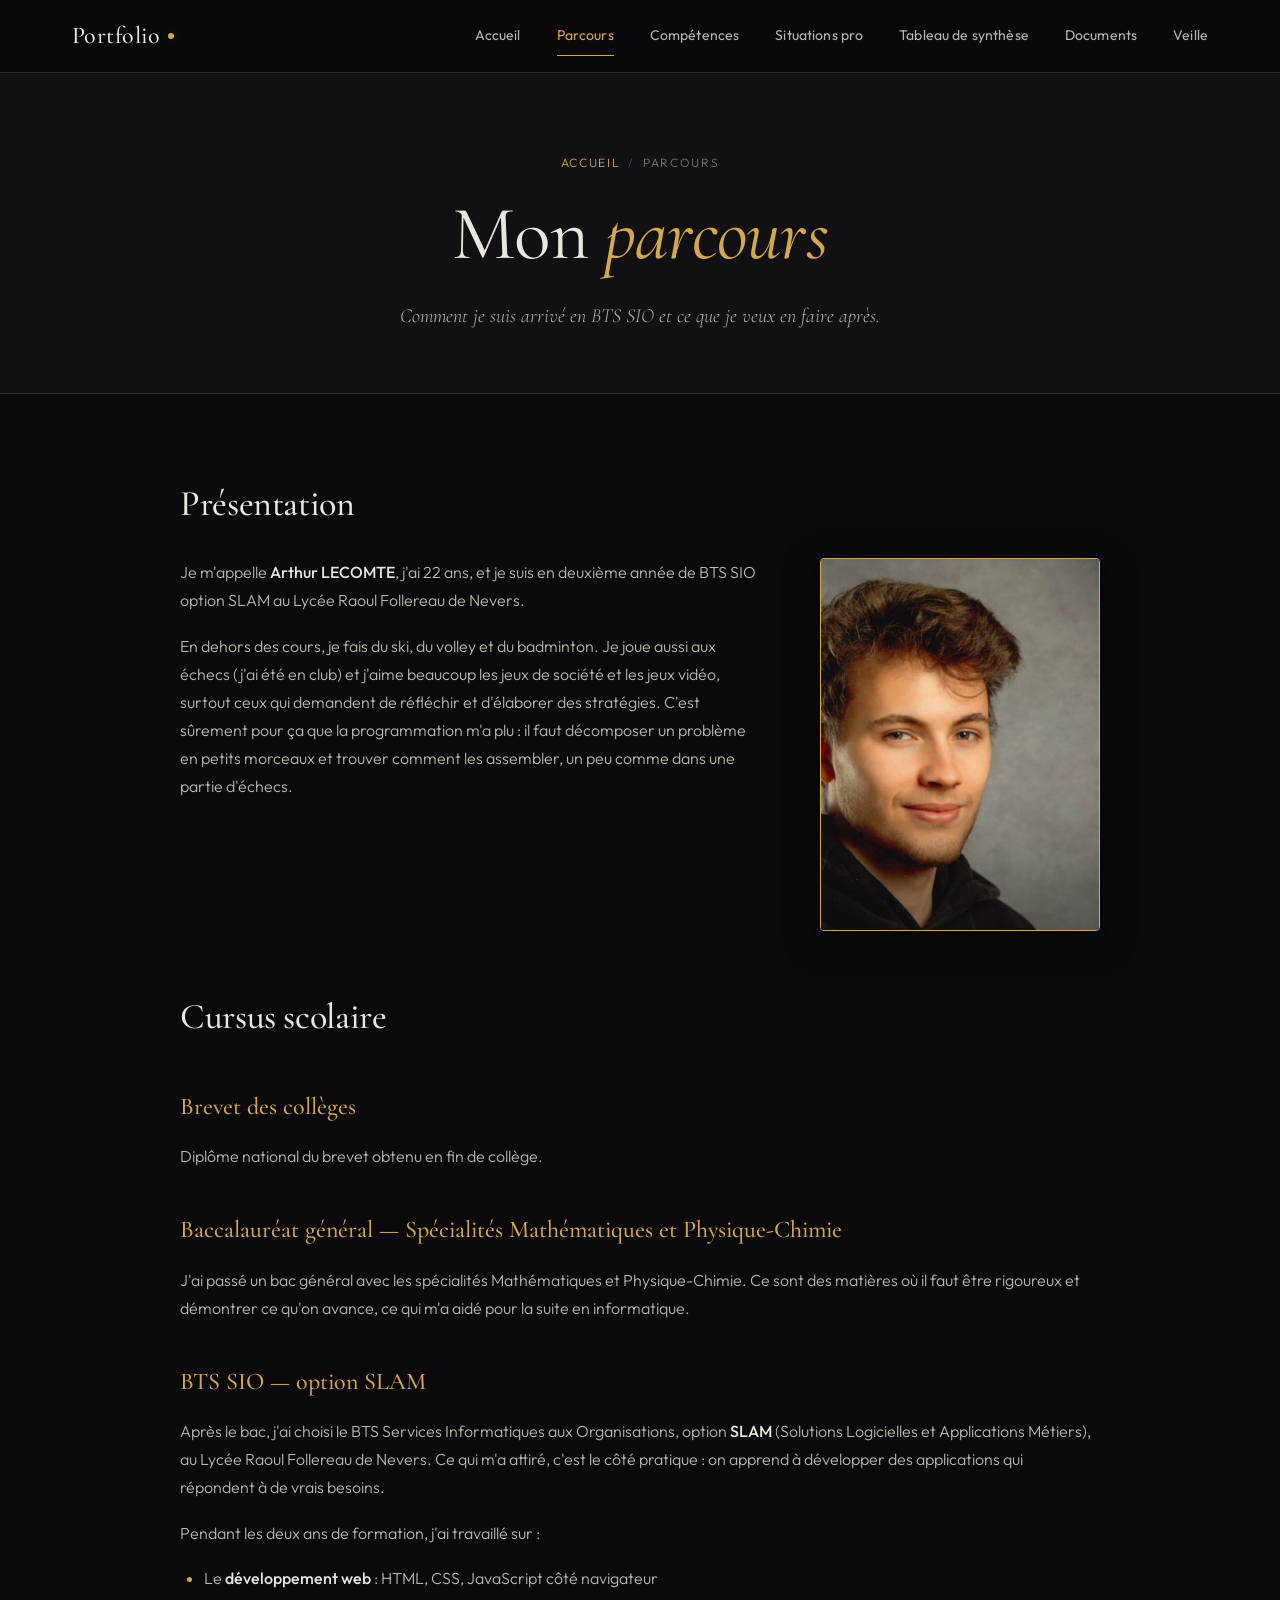
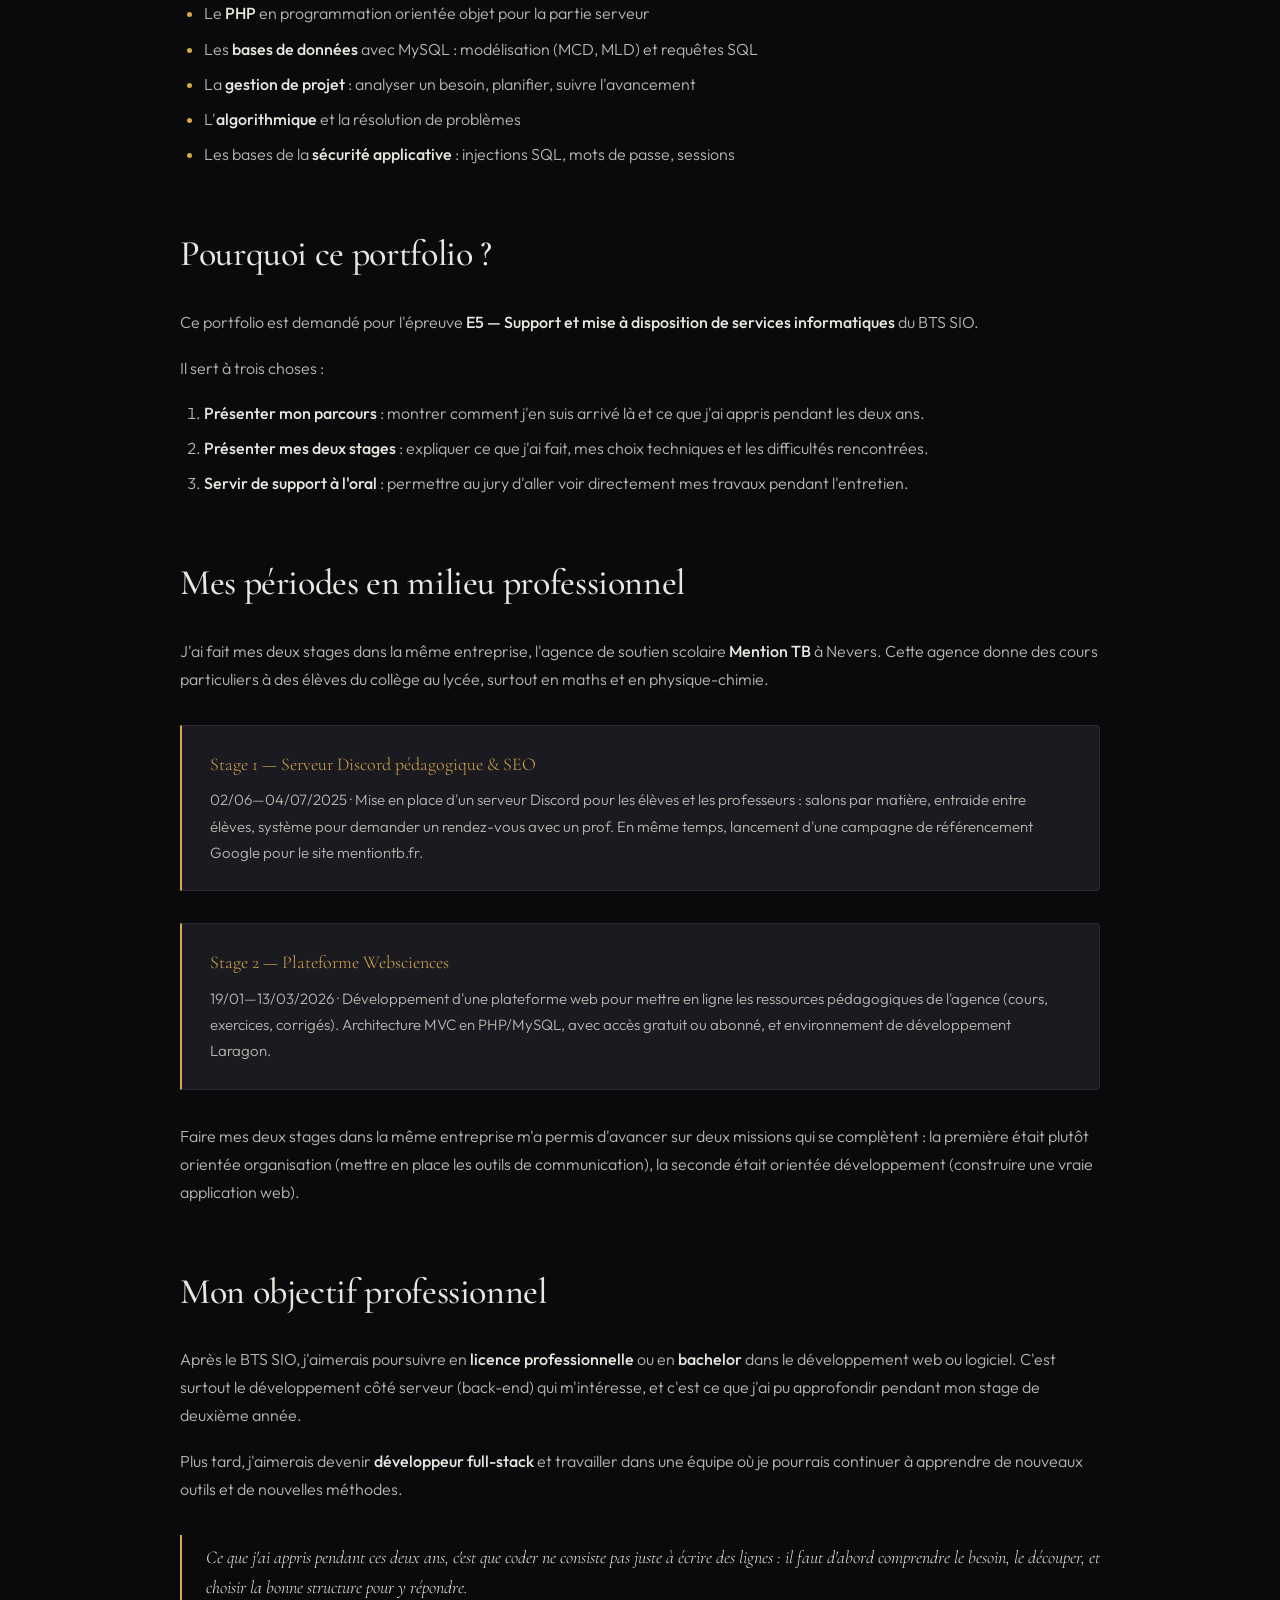
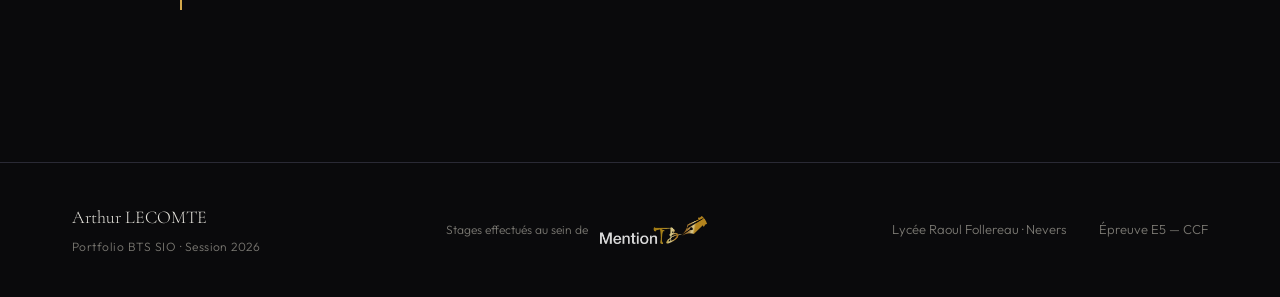
<file: pages/parcours.html>
<!DOCTYPE html>
<html lang="fr">
<head>
  <meta charset="UTF-8">
  <meta name="viewport" content="width=device-width, initial-scale=1.0">
  <title>Mon parcours — Portfolio Arthur LECOMTE</title>
  <meta name="description" content="Parcours scolaire et professionnel d'Arthur LECOMTE, étudiant en BTS SIO option SLAM au Lycée Raoul Follereau de Nevers.">
  <meta name="author" content="Arthur LECOMTE">
  <meta name="robots" content="index, follow">
  <meta property="og:type" content="website">
  <meta property="og:title" content="Mon parcours — Portfolio Arthur LECOMTE">
  <meta property="og:description" content="Parcours scolaire et professionnel d'Arthur LECOMTE, étudiant en BTS SIO option SLAM au Lycée Raoul Follereau de Nevers.">
  <meta property="og:image" content="../assets/arthur-avatar.jpg">
  <meta property="og:locale" content="fr_FR">
  <link rel="preconnect" href="https://fonts.googleapis.com">
  <link rel="preconnect" href="https://fonts.gstatic.com" crossorigin>
  <link href="https://fonts.googleapis.com/css2?family=Cormorant+Garamond:ital,wght@0,400;0,500;0,600;0,700;1,400;1,500&family=Outfit:wght@300;400;500;600;700&family=JetBrains+Mono:wght@400;500&display=swap" rel="stylesheet">
  <link rel="stylesheet" href="../css/style.css">
</head>
<body>

<header class="site-header">
  <div class="container header-inner">
    <a href="../index.html" class="logo">
      <span class="logo-text">Portfolio</span>
      <span class="logo-dot"></span>
    </a>
    <nav class="main-nav">
      <a href="../index.html">Accueil</a>
      <a href="parcours.html" class="active">Parcours</a>
      <a href="competences.html">Compétences</a>
      <a href="situations.html">Situations pro</a>
      <a href="tableau-synthese.html">Tableau de synthèse</a>
      <a href="attestations.html">Documents</a>
      <a href="veille.html">Veille</a>
    </nav>
  </div>
</header>

<section class="page-hero">
  <div class="container">
    <div class="breadcrumb">
      <a href="../index.html">Accueil</a><span class="sep">/</span>Parcours
    </div>
    <h1 class="page-title">Mon <em>parcours</em></h1>
    <p class="page-subtitle">Comment je suis arrivé en BTS SIO et ce que je veux en faire après.</p>
  </div>
</section>

<section class="page-content">
  <div class="container">
    <div class="prose">

      <h2>Présentation</h2>
      <div class="parcours-hero">
        <div>
          <!-- ═══════════════════════════════════════════════════════════════
               TEXTE MODIFIABLE — Présentation personnelle d'Arthur
               (âge, hobbies, intérêts, lien avec la programmation)
               ═══════════════════════════════════════════════════════════════ -->
          <p>Je m'appelle <strong>Arthur LECOMTE</strong>, j'ai 22 ans, et je suis en deuxième année de BTS SIO option SLAM au Lycée Raoul Follereau de Nevers.</p>

          <p>En dehors des cours, je fais du ski, du volley et du badminton. Je joue aussi aux échecs (j'ai été en club) et j'aime beaucoup les jeux de société et les jeux vidéo, surtout ceux qui demandent de réfléchir et d'élaborer des stratégies. C'est sûrement pour ça que la programmation m'a plu : il faut décomposer un problème en petits morceaux et trouver comment les assembler, un peu comme dans une partie d'échecs.</p>
          <!-- ═══════════════════════════════════════════════════════════════
               FIN DU TEXTE MODIFIABLE
               ═══════════════════════════════════════════════════════════════ -->
        </div>
        <div class="parcours-portrait">
          <img src="../assets/arthur-portrait.jpg" alt="Portrait d'Arthur LECOMTE">
        </div>
      </div>

      <h2>Cursus scolaire</h2>

      <h3>Brevet des collèges</h3>
      <p>Diplôme national du brevet obtenu en fin de collège.</p>

      <h3>Baccalauréat général — Spécialités Mathématiques et Physique-Chimie</h3>
      <p>J'ai passé un bac général avec les spécialités Mathématiques et Physique-Chimie. Ce sont des matières où il faut être rigoureux et démontrer ce qu'on avance, ce qui m'a aidé pour la suite en informatique.</p>

      <h3>BTS SIO — option SLAM</h3>
      <p>Après le bac, j'ai choisi le BTS Services Informatiques aux Organisations, option <strong>SLAM</strong> (Solutions Logicielles et Applications Métiers), au Lycée Raoul Follereau de Nevers. Ce qui m'a attiré, c'est le côté pratique : on apprend à développer des applications qui répondent à de vrais besoins.</p>

      <p>Pendant les deux ans de formation, j'ai travaillé sur :</p>
      <ul>
        <li>Le <strong>développement web</strong> : HTML, CSS, JavaScript côté navigateur</li>
        <li>Le <strong>PHP</strong> en programmation orientée objet pour la partie serveur</li>
        <li>Les <strong>bases de données</strong> avec MySQL : modélisation (MCD, MLD) et requêtes SQL</li>
        <li>La <strong>gestion de projet</strong> : analyser un besoin, planifier, suivre l'avancement</li>
        <li>L'<strong>algorithmique</strong> et la résolution de problèmes</li>
        <li>Les bases de la <strong>sécurité applicative</strong> : injections SQL, mots de passe, sessions</li>
      </ul>

      <h2>Pourquoi ce portfolio ?</h2>

      <p>Ce portfolio est demandé pour l'épreuve <strong>E5 — Support et mise à disposition de services informatiques</strong> du BTS SIO.</p>

      <p>Il sert à trois choses :</p>
      <ol>
        <li><strong>Présenter mon parcours</strong> : montrer comment j'en suis arrivé là et ce que j'ai appris pendant les deux ans.</li>
        <li><strong>Présenter mes deux stages</strong> : expliquer ce que j'ai fait, mes choix techniques et les difficultés rencontrées.</li>
        <li><strong>Servir de support à l'oral</strong> : permettre au jury d'aller voir directement mes travaux pendant l'entretien.</li>
      </ol>

      <h2>Mes périodes en milieu professionnel</h2>

      <p>J'ai fait mes deux stages dans la même entreprise, l'agence de soutien scolaire <strong>Mention TB</strong> à Nevers. Cette agence donne des cours particuliers à des élèves du collège au lycée, surtout en maths et en physique-chimie.</p>

      <div class="info-box">
        <div class="info-box-title">Stage 1 — Serveur Discord pédagogique &amp; SEO</div>
        <p style="margin: 0; color: var(--text-soft); font-size: 15px;">02/06—04/07/2025 · Mise en place d'un serveur Discord pour les élèves et les professeurs : salons par matière, entraide entre élèves, système pour demander un rendez-vous avec un prof. En même temps, lancement d'une campagne de référencement Google pour le site mentiontb.fr.</p>
      </div>

      <div class="info-box">
        <div class="info-box-title">Stage 2 — Plateforme Websciences</div>
        <p style="margin: 0; color: var(--text-soft); font-size: 15px;">19/01—13/03/2026 · Développement d'une plateforme web pour mettre en ligne les ressources pédagogiques de l'agence (cours, exercices, corrigés). Architecture MVC en PHP/MySQL, avec accès gratuit ou abonné, et environnement de développement Laragon.</p>
      </div>

      <p>Faire mes deux stages dans la même entreprise m'a permis d'avancer sur deux missions qui se complètent : la première était plutôt orientée organisation (mettre en place les outils de communication), la seconde était orientée développement (construire une vraie application web).</p>

      <h2>Mon objectif professionnel</h2>

      <!-- ═══════════════════════════════════════════════════════════════
           TEXTE MODIFIABLE — Projet professionnel d'Arthur
           (poursuite d'études, métier visé, citation finale)
           ═══════════════════════════════════════════════════════════════ -->
      <p>Après le BTS SIO, j'aimerais poursuivre en <strong>licence professionnelle</strong> ou en <strong>bachelor</strong> dans le développement web ou logiciel. C'est surtout le développement côté serveur (back-end) qui m'intéresse, et c'est ce que j'ai pu approfondir pendant mon stage de deuxième année.</p>

      <p>Plus tard, j'aimerais devenir <strong>développeur full-stack</strong> et travailler dans une équipe où je pourrais continuer à apprendre de nouveaux outils et de nouvelles méthodes.</p>

      <blockquote>
        Ce que j'ai appris pendant ces deux ans, c'est que coder ne consiste pas juste à écrire des lignes : il faut d'abord comprendre le besoin, le découper, et choisir la bonne structure pour y répondre.
      </blockquote>
      <!-- ═══════════════════════════════════════════════════════════════
           FIN DU TEXTE MODIFIABLE
           ═══════════════════════════════════════════════════════════════ -->

    </div>
  </div>
</section>

<footer class="site-footer">
  <div class="container footer-inner">
    <div class="footer-brand">
      <span class="footer-logo">Arthur LECOMTE</span>
      <span class="footer-tag">Portfolio BTS SIO · Session 2026</span>
    </div>
    <div class="footer-partner">
      <span>Stages effectués au sein de</span>
      <img src="../assets/logo-mention-tb.png" alt="Mention TB">
    </div>
    <div class="footer-meta">
      <span>Lycée Raoul Follereau · Nevers</span>
      <span>Épreuve E5 — CCF</span>
    </div>
  </div>
</footer>

<script src="../js/main.js"></script>
</body>
</html>
</file>
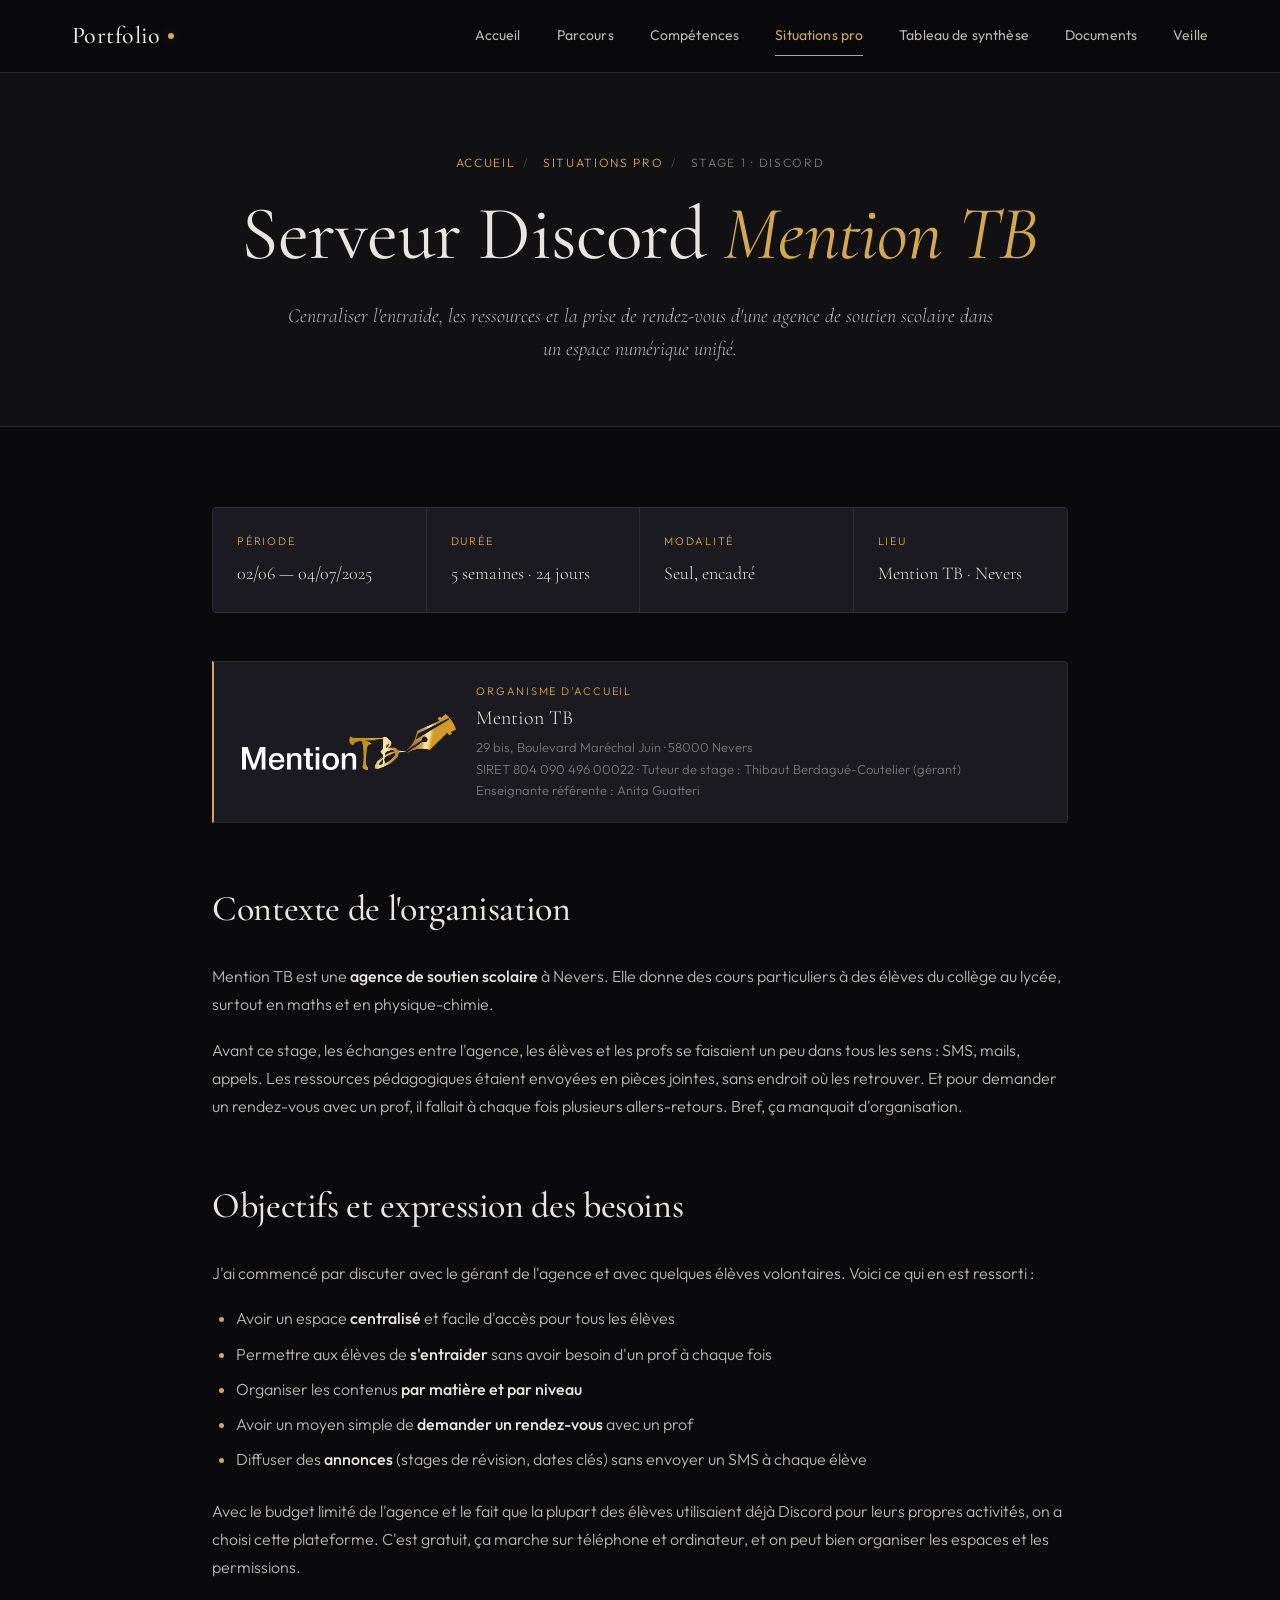
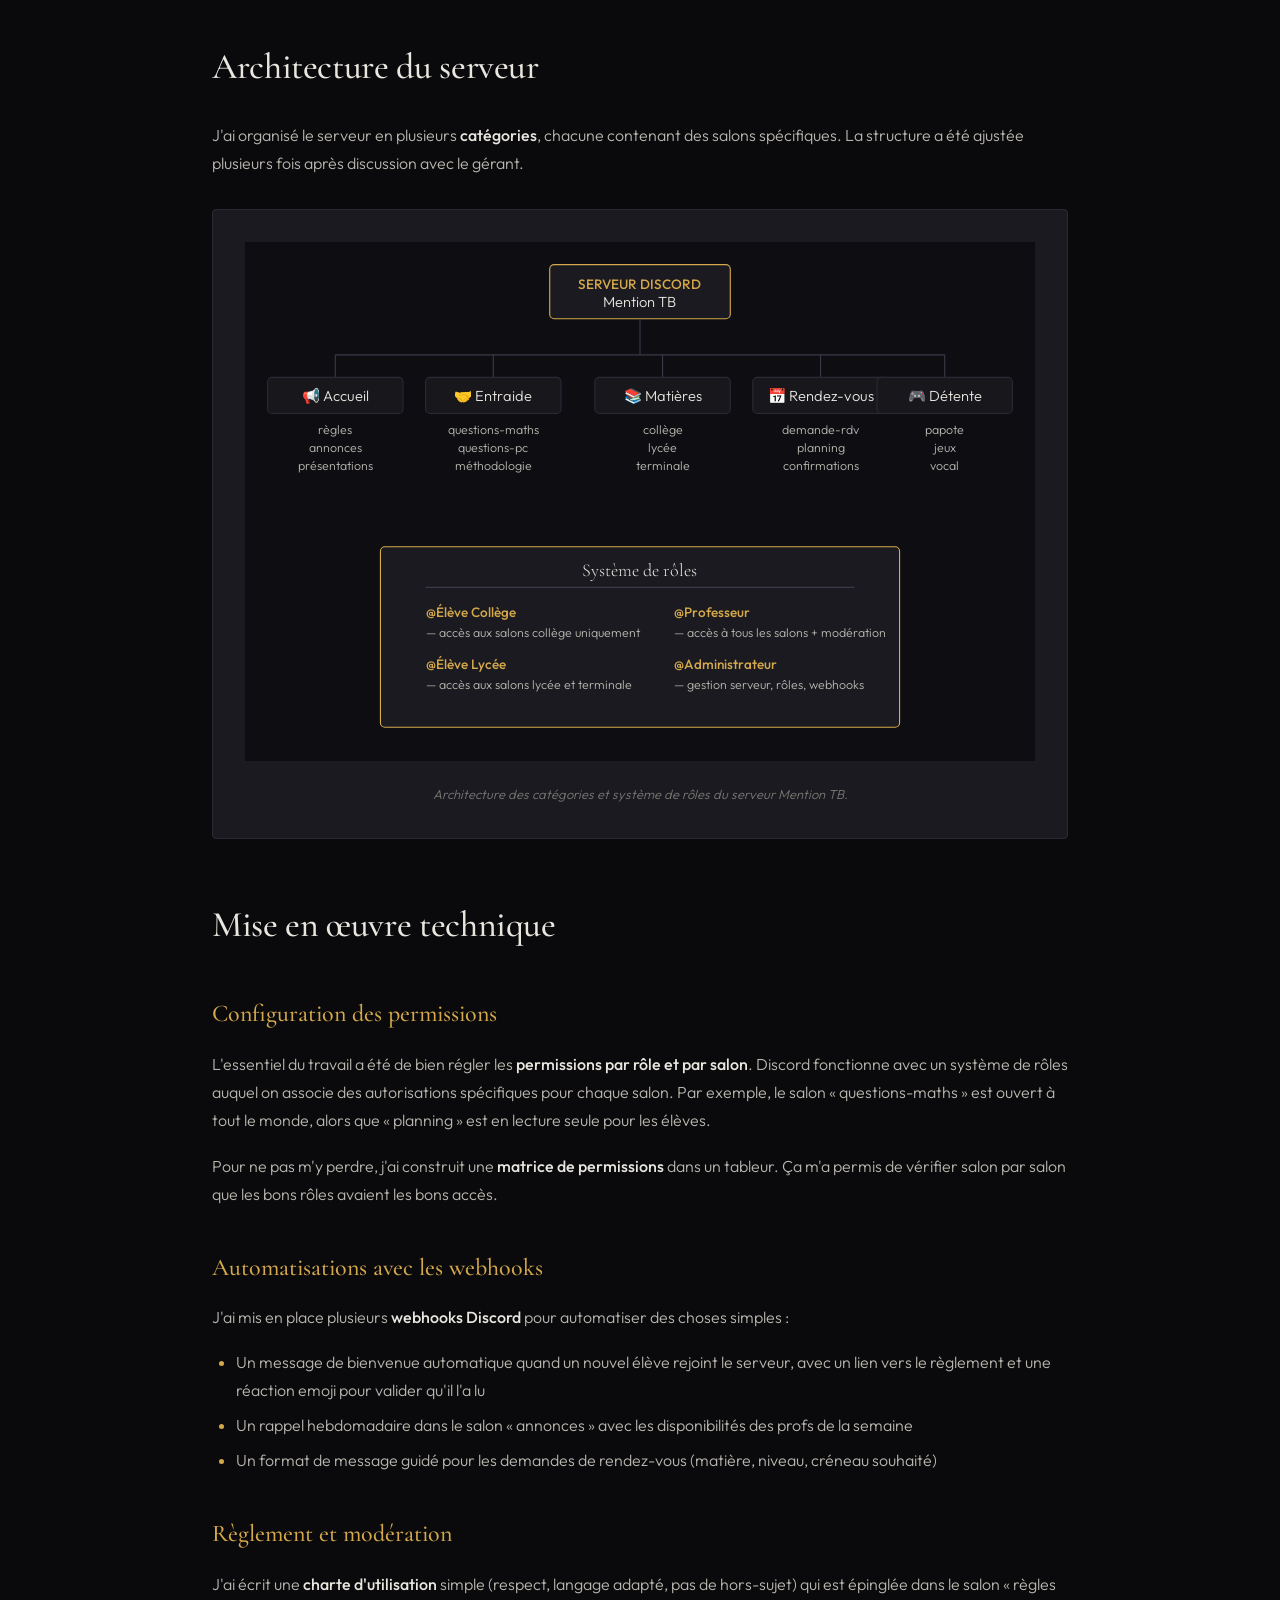
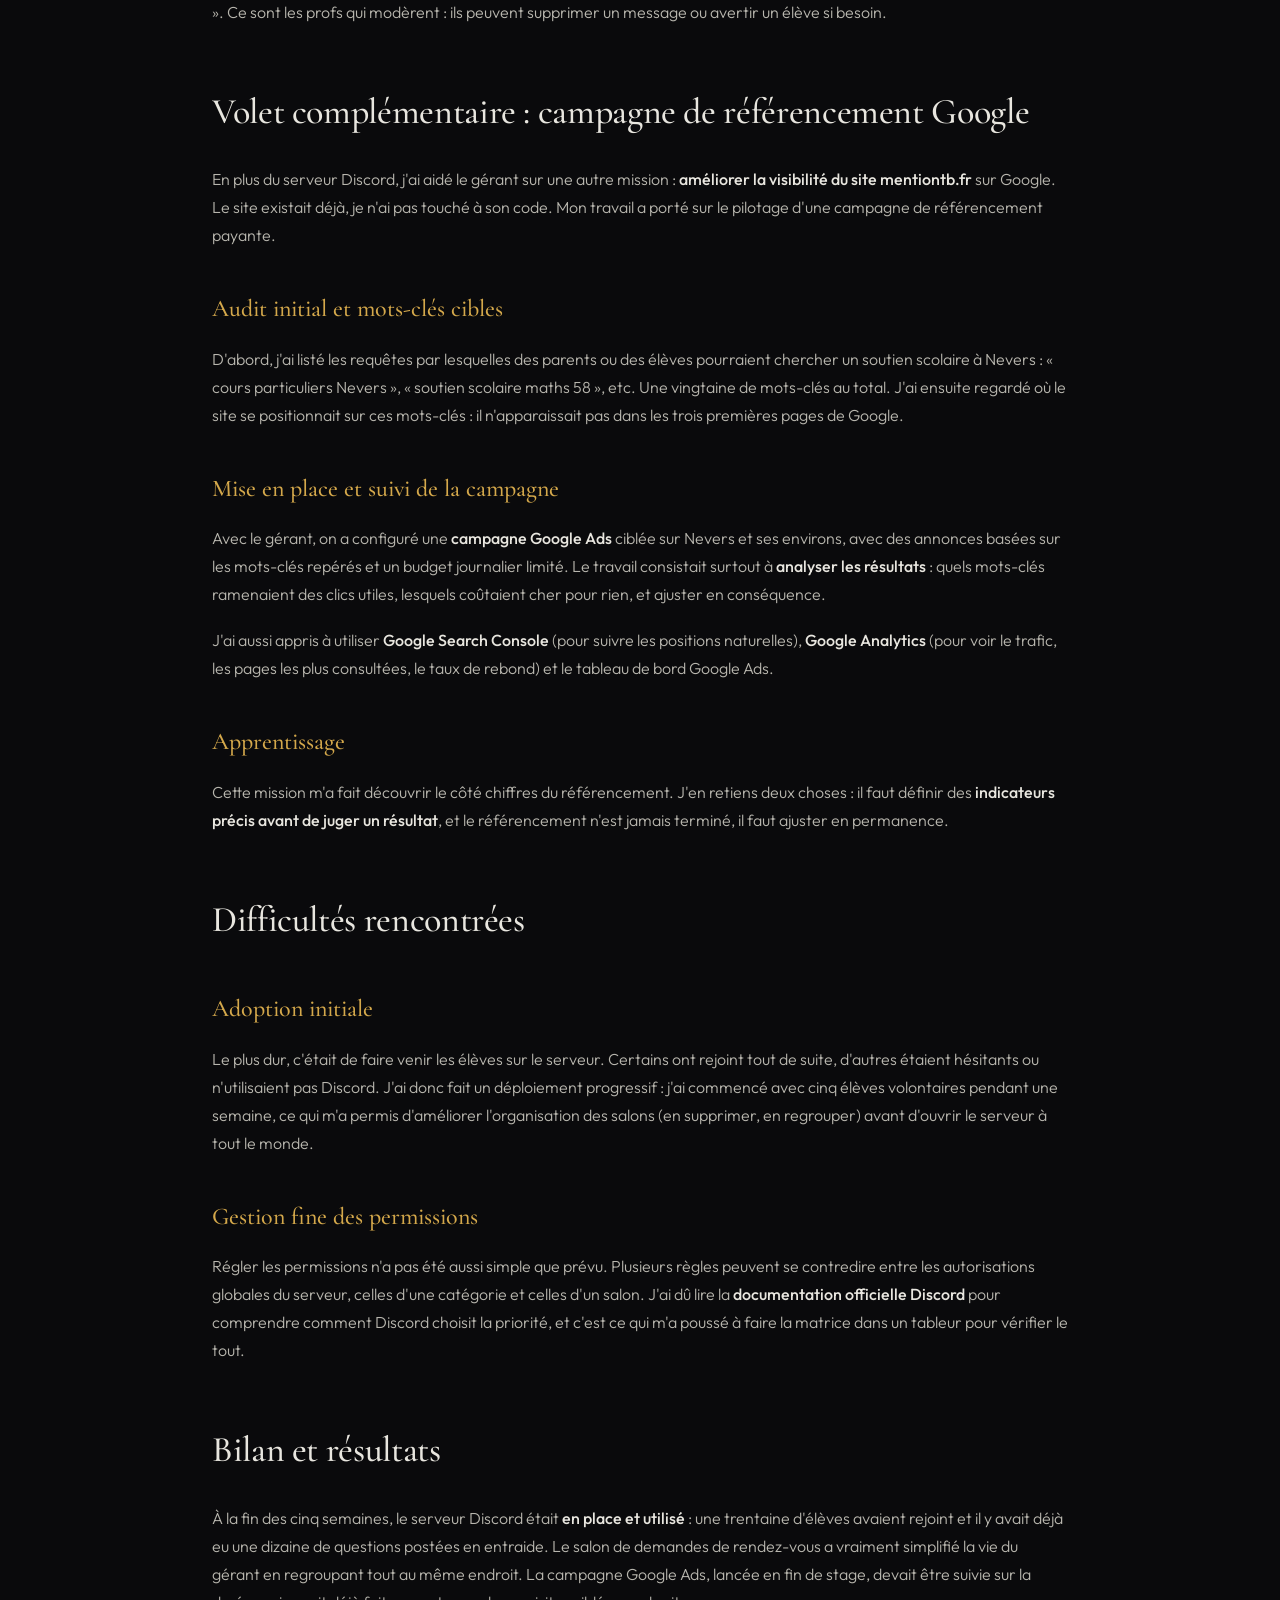
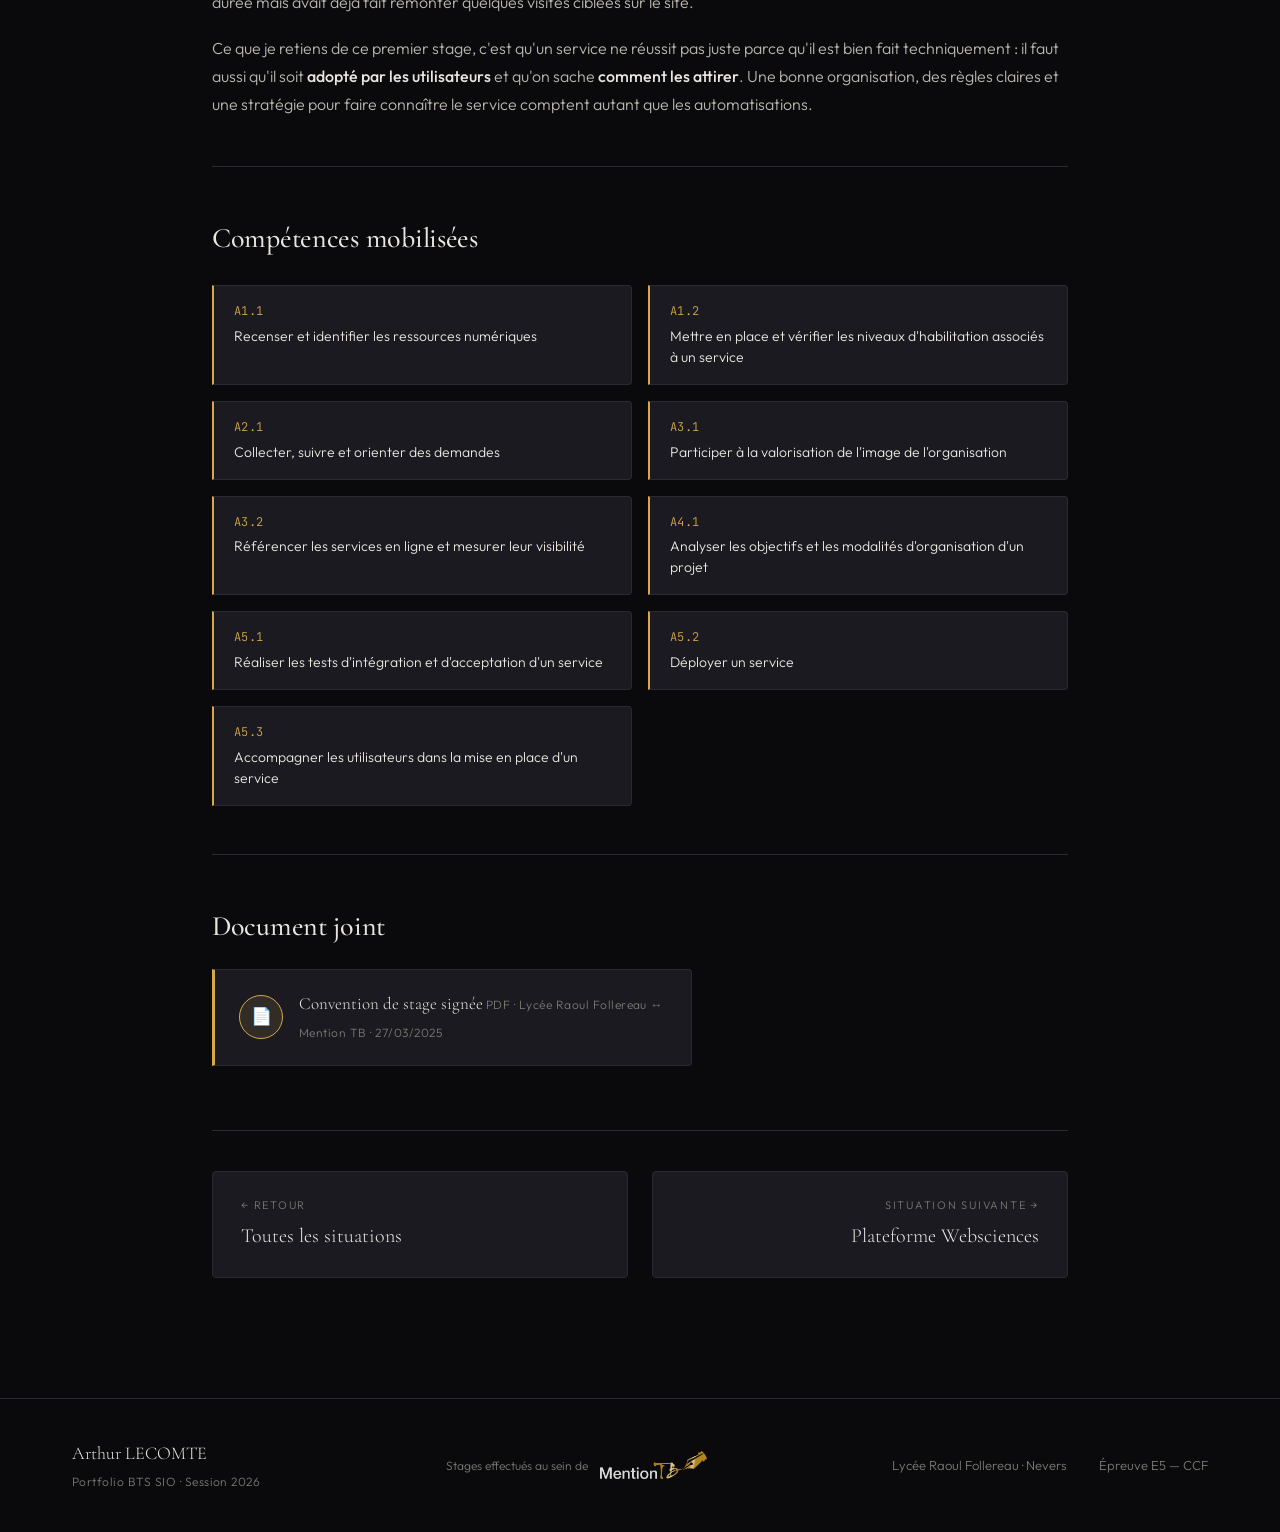
<file: pages/situation1-discord.html>
<!DOCTYPE html>
<html lang="fr">
<head>
  <meta charset="UTF-8">
  <meta name="viewport" content="width=device-width, initial-scale=1.0">
  <title>Situation 1 · Serveur Discord — Portfolio Arthur LECOMTE</title>
  <meta name="description" content="Situation 1 — Mise en place d'un serveur Discord pédagogique pour Mention TB et lancement d'une campagne de référencement Google.">
  <meta name="author" content="Arthur LECOMTE">
  <meta name="robots" content="index, follow">
  <meta property="og:type" content="website">
  <meta property="og:title" content="Stage 1 · Discord & SEO — Portfolio Arthur LECOMTE">
  <meta property="og:description" content="Situation 1 — Mise en place d'un serveur Discord pédagogique pour Mention TB et lancement d'une campagne de référencement Google.">
  <meta property="og:image" content="../assets/arthur-avatar.jpg">
  <meta property="og:locale" content="fr_FR">
  <link rel="preconnect" href="https://fonts.googleapis.com">
  <link rel="preconnect" href="https://fonts.gstatic.com" crossorigin>
  <link href="https://fonts.googleapis.com/css2?family=Cormorant+Garamond:ital,wght@0,400;0,500;0,600;0,700;1,400;1,500&family=Outfit:wght@300;400;500;600;700&family=JetBrains+Mono:wght@400;500&display=swap" rel="stylesheet">
  <link rel="stylesheet" href="../css/style.css">
</head>
<body>

<header class="site-header">
  <div class="container header-inner">
    <a href="../index.html" class="logo">
      <span class="logo-text">Portfolio</span>
      <span class="logo-dot"></span>
    </a>
    <nav class="main-nav">
      <a href="../index.html">Accueil</a>
      <a href="parcours.html">Parcours</a>
      <a href="competences.html">Compétences</a>
      <a href="situations.html" class="active">Situations pro</a>
      <a href="tableau-synthese.html">Tableau de synthèse</a>
      <a href="attestations.html">Documents</a>
      <a href="veille.html">Veille</a>
    </nav>
  </div>
</header>

<section class="page-hero">
  <div class="container">
    <div class="breadcrumb">
      <a href="../index.html">Accueil</a><span class="sep">/</span>
      <a href="situations.html">Situations pro</a><span class="sep">/</span>
      Stage 1 · Discord
    </div>
    <h1 class="page-title">Serveur Discord <em>Mention TB</em></h1>
    <p class="page-subtitle">Centraliser l'entraide, les ressources et la prise de rendez-vous d'une agence de soutien scolaire dans un espace numérique unifié.</p>
  </div>
</section>

<section class="page-content">
  <div class="container container-narrow">

    <!-- Méta-données -->
    <div class="situation-meta">
      <div class="situation-meta-item">
        <div class="situation-meta-label">Période</div>
        <div class="situation-meta-value">02/06 — 04/07/2025</div>
      </div>
      <div class="situation-meta-item">
        <div class="situation-meta-label">Durée</div>
        <div class="situation-meta-value">5 semaines · 24 jours</div>
      </div>
      <div class="situation-meta-item">
        <div class="situation-meta-label">Modalité</div>
        <div class="situation-meta-value">Seul, encadré</div>
      </div>
      <div class="situation-meta-item">
        <div class="situation-meta-label">Lieu</div>
        <div class="situation-meta-value">Mention TB · Nevers</div>
      </div>
    </div>

    <div class="prose">

      <div class="partner-bar">
        <img src="../assets/logo-mention-tb.png" alt="Logo Mention TB">
        <div class="partner-bar-text">
          <span class="partner-bar-label">Organisme d'accueil</span>
          <span class="partner-bar-name">Mention TB</span>
          <span class="partner-bar-meta">29 bis, Boulevard Maréchal Juin · 58000 Nevers<br>SIRET 804 090 496 00022 · Tuteur de stage : Thibaut Berdagué-Coutelier (gérant)<br>Enseignante référente : Anita Guatteri</span>
        </div>
      </div>

      <h2>Contexte de l'organisation</h2>
      <p>Mention TB est une <strong>agence de soutien scolaire</strong> à Nevers. Elle donne des cours particuliers à des élèves du collège au lycée, surtout en maths et en physique-chimie.</p>

      <p>Avant ce stage, les échanges entre l'agence, les élèves et les profs se faisaient un peu dans tous les sens : SMS, mails, appels. Les ressources pédagogiques étaient envoyées en pièces jointes, sans endroit où les retrouver. Et pour demander un rendez-vous avec un prof, il fallait à chaque fois plusieurs allers-retours. Bref, ça manquait d'organisation.</p>

      <h2>Objectifs et expression des besoins</h2>
      <p>J'ai commencé par discuter avec le gérant de l'agence et avec quelques élèves volontaires. Voici ce qui en est ressorti :</p>
      <ul>
        <li>Avoir un espace <strong>centralisé</strong> et facile d'accès pour tous les élèves</li>
        <li>Permettre aux élèves de <strong>s'entraider</strong> sans avoir besoin d'un prof à chaque fois</li>
        <li>Organiser les contenus <strong>par matière et par niveau</strong></li>
        <li>Avoir un moyen simple de <strong>demander un rendez-vous</strong> avec un prof</li>
        <li>Diffuser des <strong>annonces</strong> (stages de révision, dates clés) sans envoyer un SMS à chaque élève</li>
      </ul>

      <p>Avec le budget limité de l'agence et le fait que la plupart des élèves utilisaient déjà Discord pour leurs propres activités, on a choisi cette plateforme. C'est gratuit, ça marche sur téléphone et ordinateur, et on peut bien organiser les espaces et les permissions.</p>

      <h2>Architecture du serveur</h2>

      <p>J'ai organisé le serveur en plusieurs <strong>catégories</strong>, chacune contenant des salons spécifiques. La structure a été ajustée plusieurs fois après discussion avec le gérant.</p>

      <div class="schema-box">
        <svg viewBox="0 0 700 460" xmlns="http://www.w3.org/2000/svg" style="background: #0d0d12;">
          <defs>
            <style>
              .nodebox { fill: #1a1a20; stroke: #d4a84b; stroke-width: 1; }
              .nodebox-soft { fill: #17171c; stroke: #2a2a35; stroke-width: 1; }
              .label { font-family: 'Outfit', sans-serif; font-size: 13px; fill: #e8e6df; }
              .label-gold { font-family: 'Outfit', sans-serif; font-size: 12px; fill: #d4a84b; font-weight: 500; }
              .label-soft { font-family: 'Outfit', sans-serif; font-size: 11px; fill: #b8b6ae; }
              .ttl { font-family: 'Cormorant Garamond', serif; font-size: 16px; fill: #e8e6df; }
              .line { stroke: #3a3a48; stroke-width: 1; }
            </style>
          </defs>

          <!-- Root -->
          <rect x="270" y="20" width="160" height="48" rx="4" class="nodebox" />
          <text x="350" y="42" text-anchor="middle" class="label-gold">SERVEUR DISCORD</text>
          <text x="350" y="58" text-anchor="middle" class="label">Mention TB</text>

          <!-- Lines down -->
          <line x1="350" y1="68" x2="350" y2="100" class="line" />
          <line x1="80" y1="100" x2="620" y2="100" class="line" />
          <line x1="80" y1="100" x2="80" y2="120" class="line" />
          <line x1="220" y1="100" x2="220" y2="120" class="line" />
          <line x1="370" y1="100" x2="370" y2="120" class="line" />
          <line x1="510" y1="100" x2="510" y2="120" class="line" />
          <line x1="620" y1="100" x2="620" y2="120" class="line" />

          <!-- Cat 1 - Accueil -->
          <rect x="20" y="120" width="120" height="32" rx="4" class="nodebox-soft" />
          <text x="80" y="141" text-anchor="middle" class="label">📢 Accueil</text>
          <text x="80" y="170" text-anchor="middle" class="label-soft">règles</text>
          <text x="80" y="186" text-anchor="middle" class="label-soft">annonces</text>
          <text x="80" y="202" text-anchor="middle" class="label-soft">présentations</text>

          <!-- Cat 2 - Entraide -->
          <rect x="160" y="120" width="120" height="32" rx="4" class="nodebox-soft" />
          <text x="220" y="141" text-anchor="middle" class="label">🤝 Entraide</text>
          <text x="220" y="170" text-anchor="middle" class="label-soft">questions-maths</text>
          <text x="220" y="186" text-anchor="middle" class="label-soft">questions-pc</text>
          <text x="220" y="202" text-anchor="middle" class="label-soft">méthodologie</text>

          <!-- Cat 3 - Matières -->
          <rect x="310" y="120" width="120" height="32" rx="4" class="nodebox-soft" />
          <text x="370" y="141" text-anchor="middle" class="label">📚 Matières</text>
          <text x="370" y="170" text-anchor="middle" class="label-soft">collège</text>
          <text x="370" y="186" text-anchor="middle" class="label-soft">lycée</text>
          <text x="370" y="202" text-anchor="middle" class="label-soft">terminale</text>

          <!-- Cat 4 - Rendez-vous -->
          <rect x="450" y="120" width="120" height="32" rx="4" class="nodebox-soft" />
          <text x="510" y="141" text-anchor="middle" class="label">📅 Rendez-vous</text>
          <text x="510" y="170" text-anchor="middle" class="label-soft">demande-rdv</text>
          <text x="510" y="186" text-anchor="middle" class="label-soft">planning</text>
          <text x="510" y="202" text-anchor="middle" class="label-soft">confirmations</text>

          <!-- Cat 5 - Détente -->
          <rect x="560" y="120" width="120" height="32" rx="4" class="nodebox-soft" />
          <text x="620" y="141" text-anchor="middle" class="label">🎮 Détente</text>
          <text x="620" y="170" text-anchor="middle" class="label-soft">papote</text>
          <text x="620" y="186" text-anchor="middle" class="label-soft">jeux</text>
          <text x="620" y="202" text-anchor="middle" class="label-soft">vocal</text>

          <!-- Roles section -->
          <rect x="120" y="270" width="460" height="160" rx="4" class="nodebox" />
          <text x="350" y="296" text-anchor="middle" class="ttl">Système de rôles</text>
          <line x1="160" y1="306" x2="540" y2="306" class="line" />

          <text x="160" y="332" class="label-gold">@Élève Collège</text>
          <text x="160" y="350" class="label-soft">— accès aux salons collège uniquement</text>
          <text x="160" y="378" class="label-gold">@Élève Lycée</text>
          <text x="160" y="396" class="label-soft">— accès aux salons lycée et terminale</text>

          <text x="380" y="332" class="label-gold">@Professeur</text>
          <text x="380" y="350" class="label-soft">— accès à tous les salons + modération</text>
          <text x="380" y="378" class="label-gold">@Administrateur</text>
          <text x="380" y="396" class="label-soft">— gestion serveur, rôles, webhooks</text>
        </svg>
        <div class="schema-caption">Architecture des catégories et système de rôles du serveur Mention TB.</div>
      </div>

      <h2>Mise en œuvre technique</h2>

      <h3>Configuration des permissions</h3>
      <p>L'essentiel du travail a été de bien régler les <strong>permissions par rôle et par salon</strong>. Discord fonctionne avec un système de rôles auquel on associe des autorisations spécifiques pour chaque salon. Par exemple, le salon « questions-maths » est ouvert à tout le monde, alors que « planning » est en lecture seule pour les élèves.</p>

      <p>Pour ne pas m'y perdre, j'ai construit une <strong>matrice de permissions</strong> dans un tableur. Ça m'a permis de vérifier salon par salon que les bons rôles avaient les bons accès.</p>

      <h3>Automatisations avec les webhooks</h3>
      <p>J'ai mis en place plusieurs <strong>webhooks Discord</strong> pour automatiser des choses simples :</p>
      <ul>
        <li>Un message de bienvenue automatique quand un nouvel élève rejoint le serveur, avec un lien vers le règlement et une réaction emoji pour valider qu'il l'a lu</li>
        <li>Un rappel hebdomadaire dans le salon « annonces » avec les disponibilités des profs de la semaine</li>
        <li>Un format de message guidé pour les demandes de rendez-vous (matière, niveau, créneau souhaité)</li>
      </ul>

      <h3>Règlement et modération</h3>
      <p>J'ai écrit une <strong>charte d'utilisation</strong> simple (respect, langage adapté, pas de hors-sujet) qui est épinglée dans le salon « règles ». Ce sont les profs qui modèrent : ils peuvent supprimer un message ou avertir un élève si besoin.</p>

      <h2>Volet complémentaire : campagne de référencement Google</h2>

      <p>En plus du serveur Discord, j'ai aidé le gérant sur une autre mission : <strong>améliorer la visibilité du site mentiontb.fr</strong> sur Google. Le site existait déjà, je n'ai pas touché à son code. Mon travail a porté sur le pilotage d'une campagne de référencement payante.</p>

      <h3>Audit initial et mots-clés cibles</h3>
      <p>D'abord, j'ai listé les requêtes par lesquelles des parents ou des élèves pourraient chercher un soutien scolaire à Nevers : « cours particuliers Nevers », « soutien scolaire maths 58 », etc. Une vingtaine de mots-clés au total. J'ai ensuite regardé où le site se positionnait sur ces mots-clés : il n'apparaissait pas dans les trois premières pages de Google.</p>

      <h3>Mise en place et suivi de la campagne</h3>
      <p>Avec le gérant, on a configuré une <strong>campagne Google Ads</strong> ciblée sur Nevers et ses environs, avec des annonces basées sur les mots-clés repérés et un budget journalier limité. Le travail consistait surtout à <strong>analyser les résultats</strong> : quels mots-clés ramenaient des clics utiles, lesquels coûtaient cher pour rien, et ajuster en conséquence.</p>

      <p>J'ai aussi appris à utiliser <strong>Google Search Console</strong> (pour suivre les positions naturelles), <strong>Google Analytics</strong> (pour voir le trafic, les pages les plus consultées, le taux de rebond) et le tableau de bord Google Ads.</p>

      <h3>Apprentissage</h3>
      <p>Cette mission m'a fait découvrir le côté chiffres du référencement. J'en retiens deux choses : il faut définir des <strong>indicateurs précis avant de juger un résultat</strong>, et le référencement n'est jamais terminé, il faut ajuster en permanence.</p>

      <h2>Difficultés rencontrées</h2>

      <h3>Adoption initiale</h3>
      <p>Le plus dur, c'était de faire venir les élèves sur le serveur. Certains ont rejoint tout de suite, d'autres étaient hésitants ou n'utilisaient pas Discord. J'ai donc fait un déploiement progressif : j'ai commencé avec cinq élèves volontaires pendant une semaine, ce qui m'a permis d'améliorer l'organisation des salons (en supprimer, en regrouper) avant d'ouvrir le serveur à tout le monde.</p>

      <h3>Gestion fine des permissions</h3>
      <p>Régler les permissions n'a pas été aussi simple que prévu. Plusieurs règles peuvent se contredire entre les autorisations globales du serveur, celles d'une catégorie et celles d'un salon. J'ai dû lire la <strong>documentation officielle Discord</strong> pour comprendre comment Discord choisit la priorité, et c'est ce qui m'a poussé à faire la matrice dans un tableur pour vérifier le tout.</p>

      <h2>Bilan et résultats</h2>
      <p>À la fin des cinq semaines, le serveur Discord était <strong>en place et utilisé</strong> : une trentaine d'élèves avaient rejoint et il y avait déjà eu une dizaine de questions postées en entraide. Le salon de demandes de rendez-vous a vraiment simplifié la vie du gérant en regroupant tout au même endroit. La campagne Google Ads, lancée en fin de stage, devait être suivie sur la durée mais avait déjà fait remonter quelques visites ciblées sur le site.</p>

      <p>Ce que je retiens de ce premier stage, c'est qu'un service ne réussit pas juste parce qu'il est bien fait techniquement : il faut aussi qu'il soit <strong>adopté par les utilisateurs</strong> et qu'on sache <strong>comment les attirer</strong>. Une bonne organisation, des règles claires et une stratégie pour faire connaître le service comptent autant que les automatisations.</p>

      <!-- Compétences mobilisées -->
      <div class="compet-mobilisees">
        <h2>Compétences mobilisées</h2>
        <div class="compet-grid">
          <div class="compet-item">
            <div class="compet-code">A1.1</div>
            <div class="compet-text">Recenser et identifier les ressources numériques</div>
          </div>
          <div class="compet-item">
            <div class="compet-code">A1.2</div>
            <div class="compet-text">Mettre en place et vérifier les niveaux d'habilitation associés à un service</div>
          </div>
          <div class="compet-item">
            <div class="compet-code">A2.1</div>
            <div class="compet-text">Collecter, suivre et orienter des demandes</div>
          </div>
          <div class="compet-item">
            <div class="compet-code">A3.1</div>
            <div class="compet-text">Participer à la valorisation de l'image de l'organisation</div>
          </div>
          <div class="compet-item">
            <div class="compet-code">A3.2</div>
            <div class="compet-text">Référencer les services en ligne et mesurer leur visibilité</div>
          </div>
          <div class="compet-item">
            <div class="compet-code">A4.1</div>
            <div class="compet-text">Analyser les objectifs et les modalités d'organisation d'un projet</div>
          </div>
          <div class="compet-item">
            <div class="compet-code">A5.1</div>
            <div class="compet-text">Réaliser les tests d'intégration et d'acceptation d'un service</div>
          </div>
          <div class="compet-item">
            <div class="compet-code">A5.2</div>
            <div class="compet-text">Déployer un service</div>
          </div>
          <div class="compet-item">
            <div class="compet-code">A5.3</div>
            <div class="compet-text">Accompagner les utilisateurs dans la mise en place d'un service</div>
          </div>
        </div>
      </div>

      <!-- Documents joints -->
      <div style="margin-top: 48px; padding-top: 48px; border-top: 1px solid var(--border);">
        <h2 style="font-family:var(--font-serif);font-size:28px;margin-bottom: 20px;">Document joint</h2>
        <a href="../attestations/convention-stage1-discord.pdf" target="_blank" rel="noopener" class="attestation-card" style="max-width:480px;">
          <span class="attestation-icon">📄</span>
          <span class="attestation-info">
            <span class="attestation-title">Convention de stage signée</span>
            <span class="attestation-meta">PDF · Lycée Raoul Follereau ↔ Mention TB · 27/03/2025</span>
          </span>
        </a>
      </div>

      <!-- Navigation entre situations -->
      <div class="situation-nav">
        <a href="situations.html" class="nav-prev">
          <div class="nav-label">← Retour</div>
          <div class="nav-title">Toutes les situations</div>
        </a>
        <a href="situation2-websciences.html" class="nav-next">
          <div class="nav-label">Situation suivante →</div>
          <div class="nav-title">Plateforme Websciences</div>
        </a>
      </div>

    </div>
  </div>
</section>

<footer class="site-footer">
  <div class="container footer-inner">
    <div class="footer-brand">
      <span class="footer-logo">Arthur LECOMTE</span>
      <span class="footer-tag">Portfolio BTS SIO · Session 2026</span>
    </div>
    <div class="footer-partner">
      <span>Stages effectués au sein de</span>
      <img src="../assets/logo-mention-tb.png" alt="Mention TB">
    </div>
    <div class="footer-meta">
      <span>Lycée Raoul Follereau · Nevers</span>
      <span>Épreuve E5 — CCF</span>
    </div>
  </div>
</footer>

<script src="../js/main.js"></script>
</body>
</html>
</file>
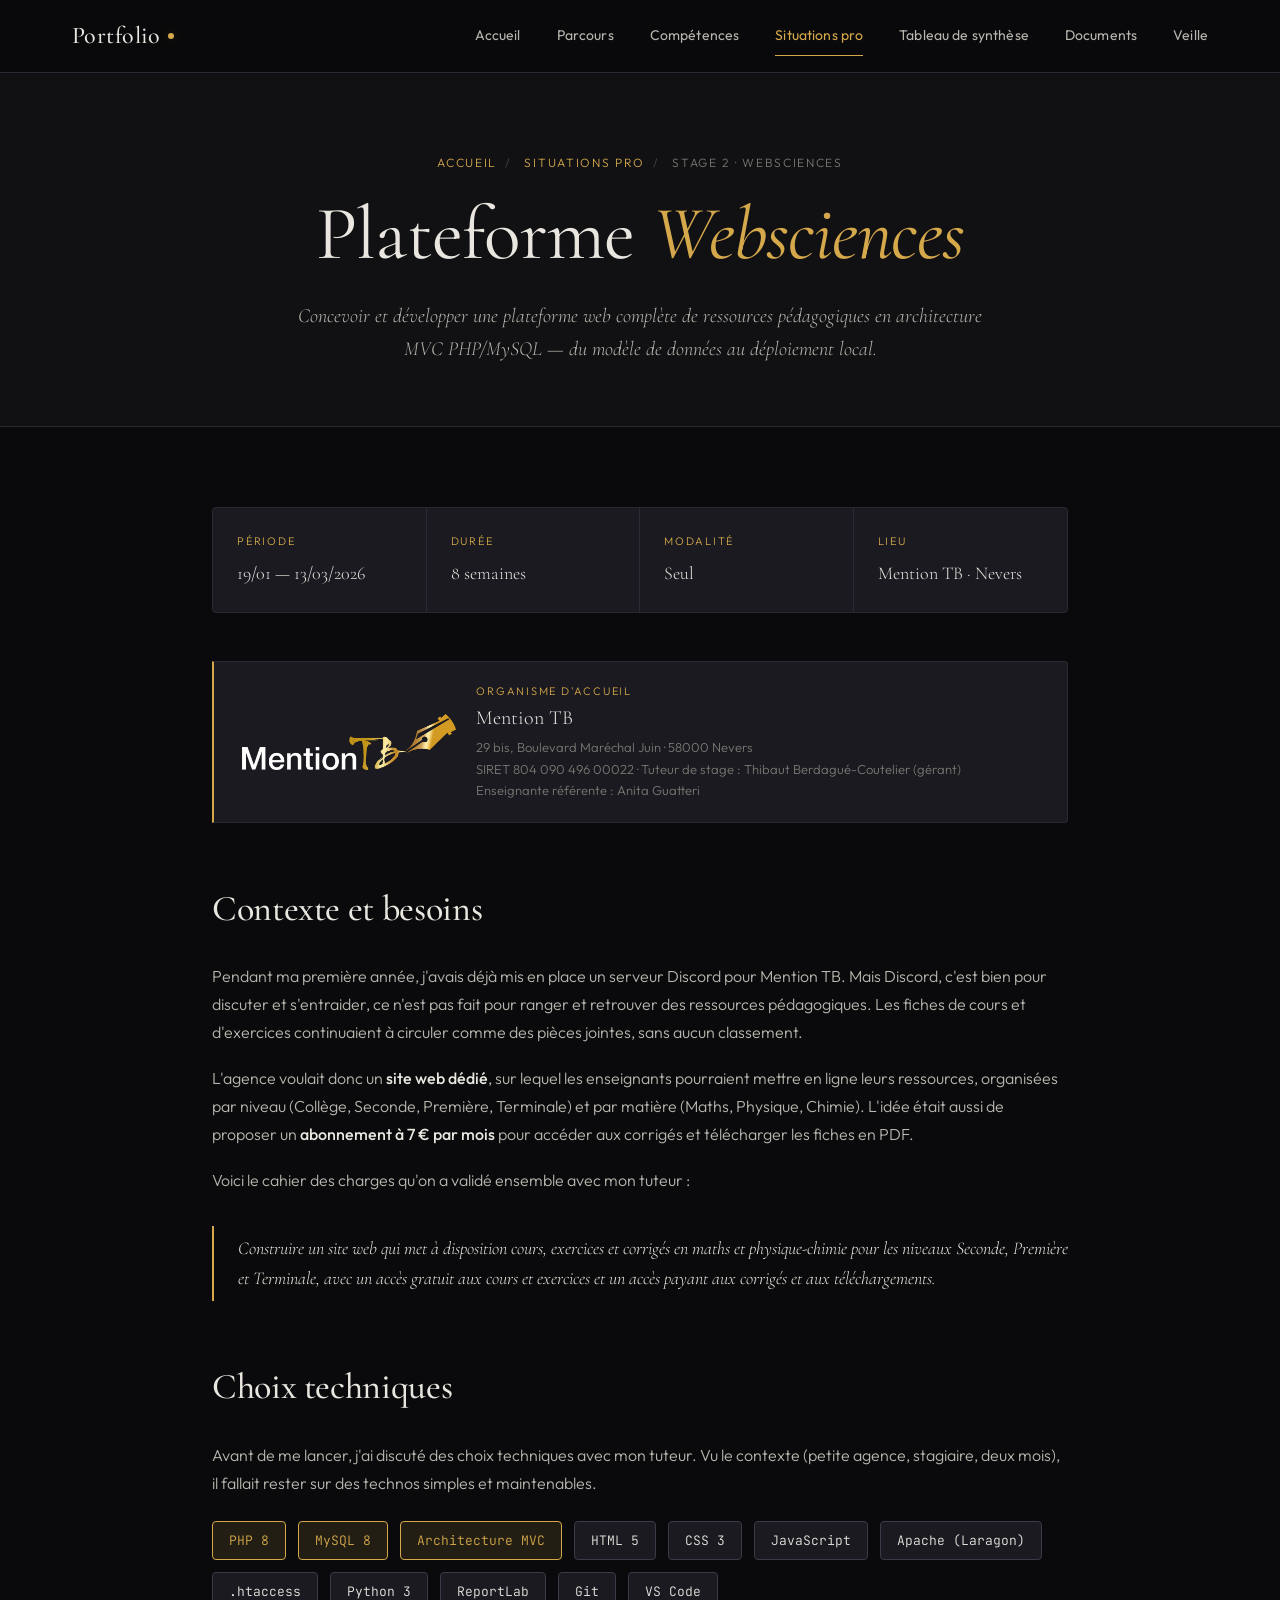
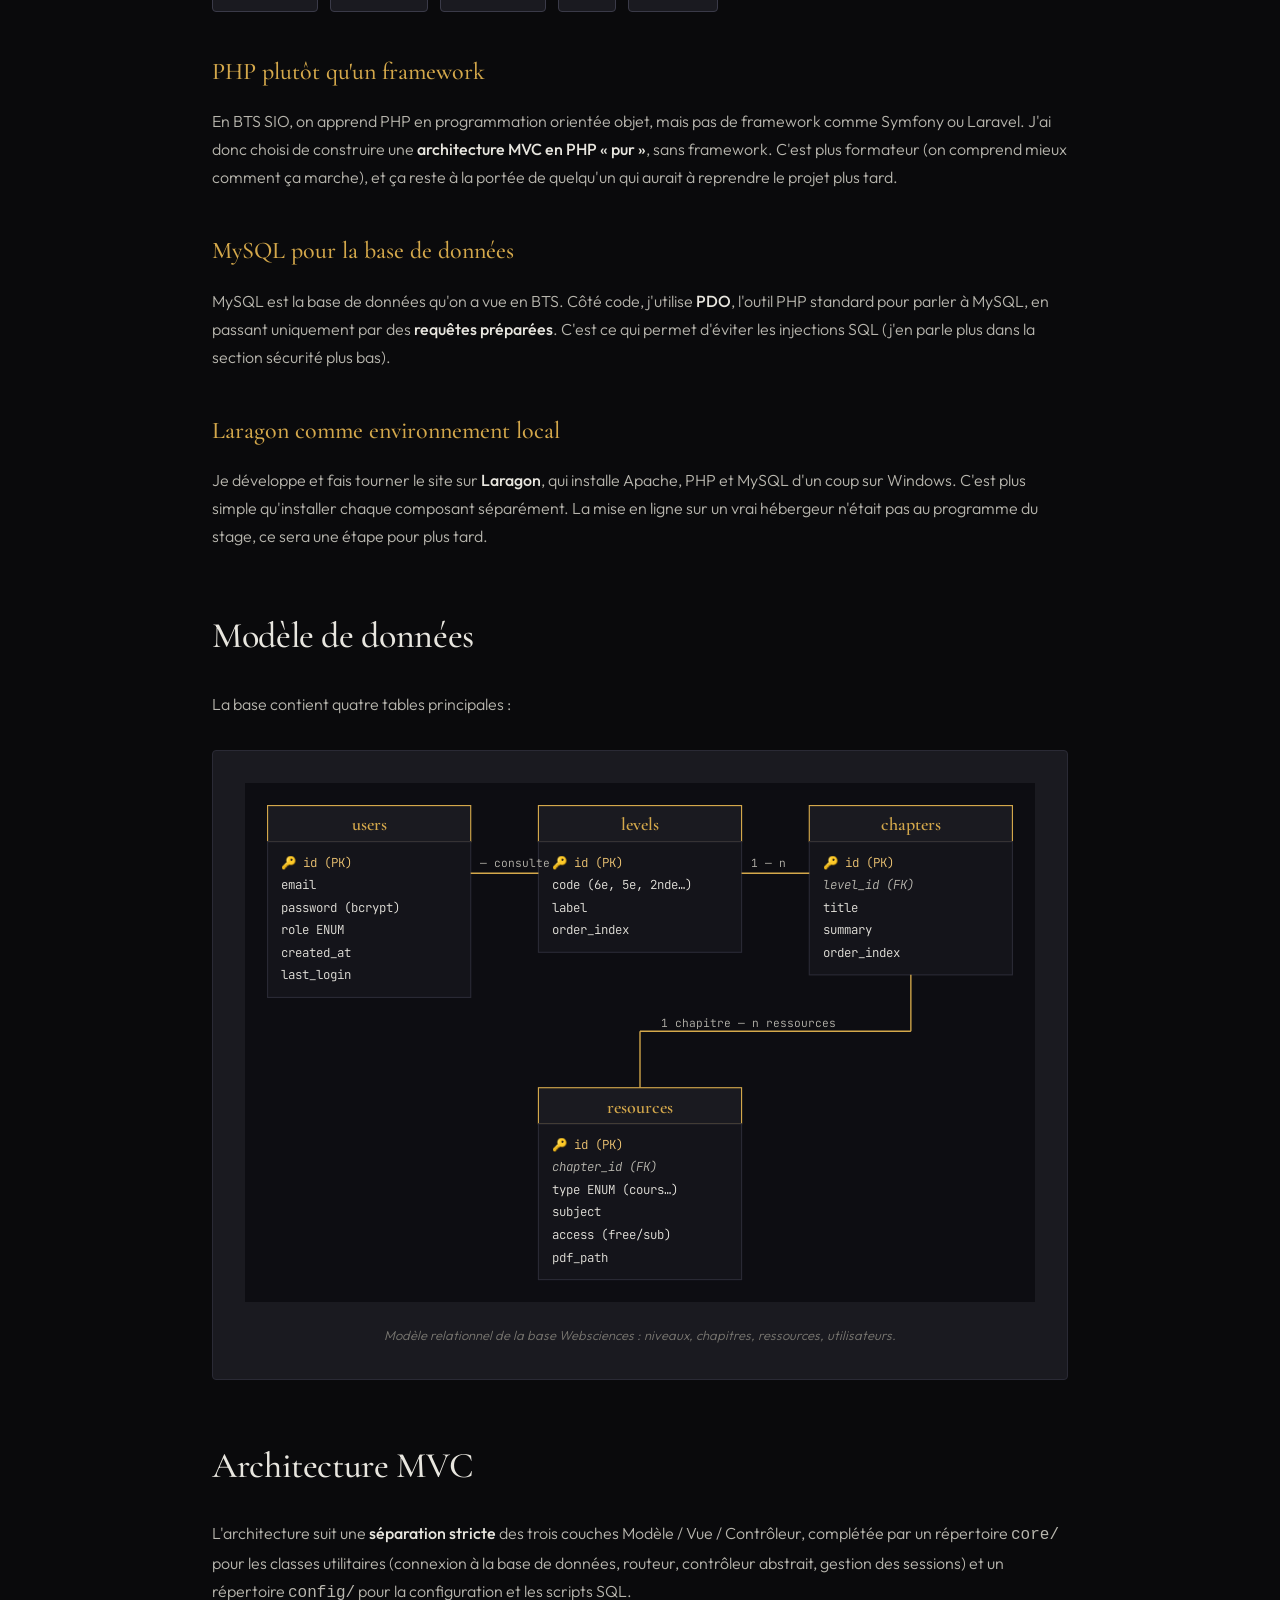
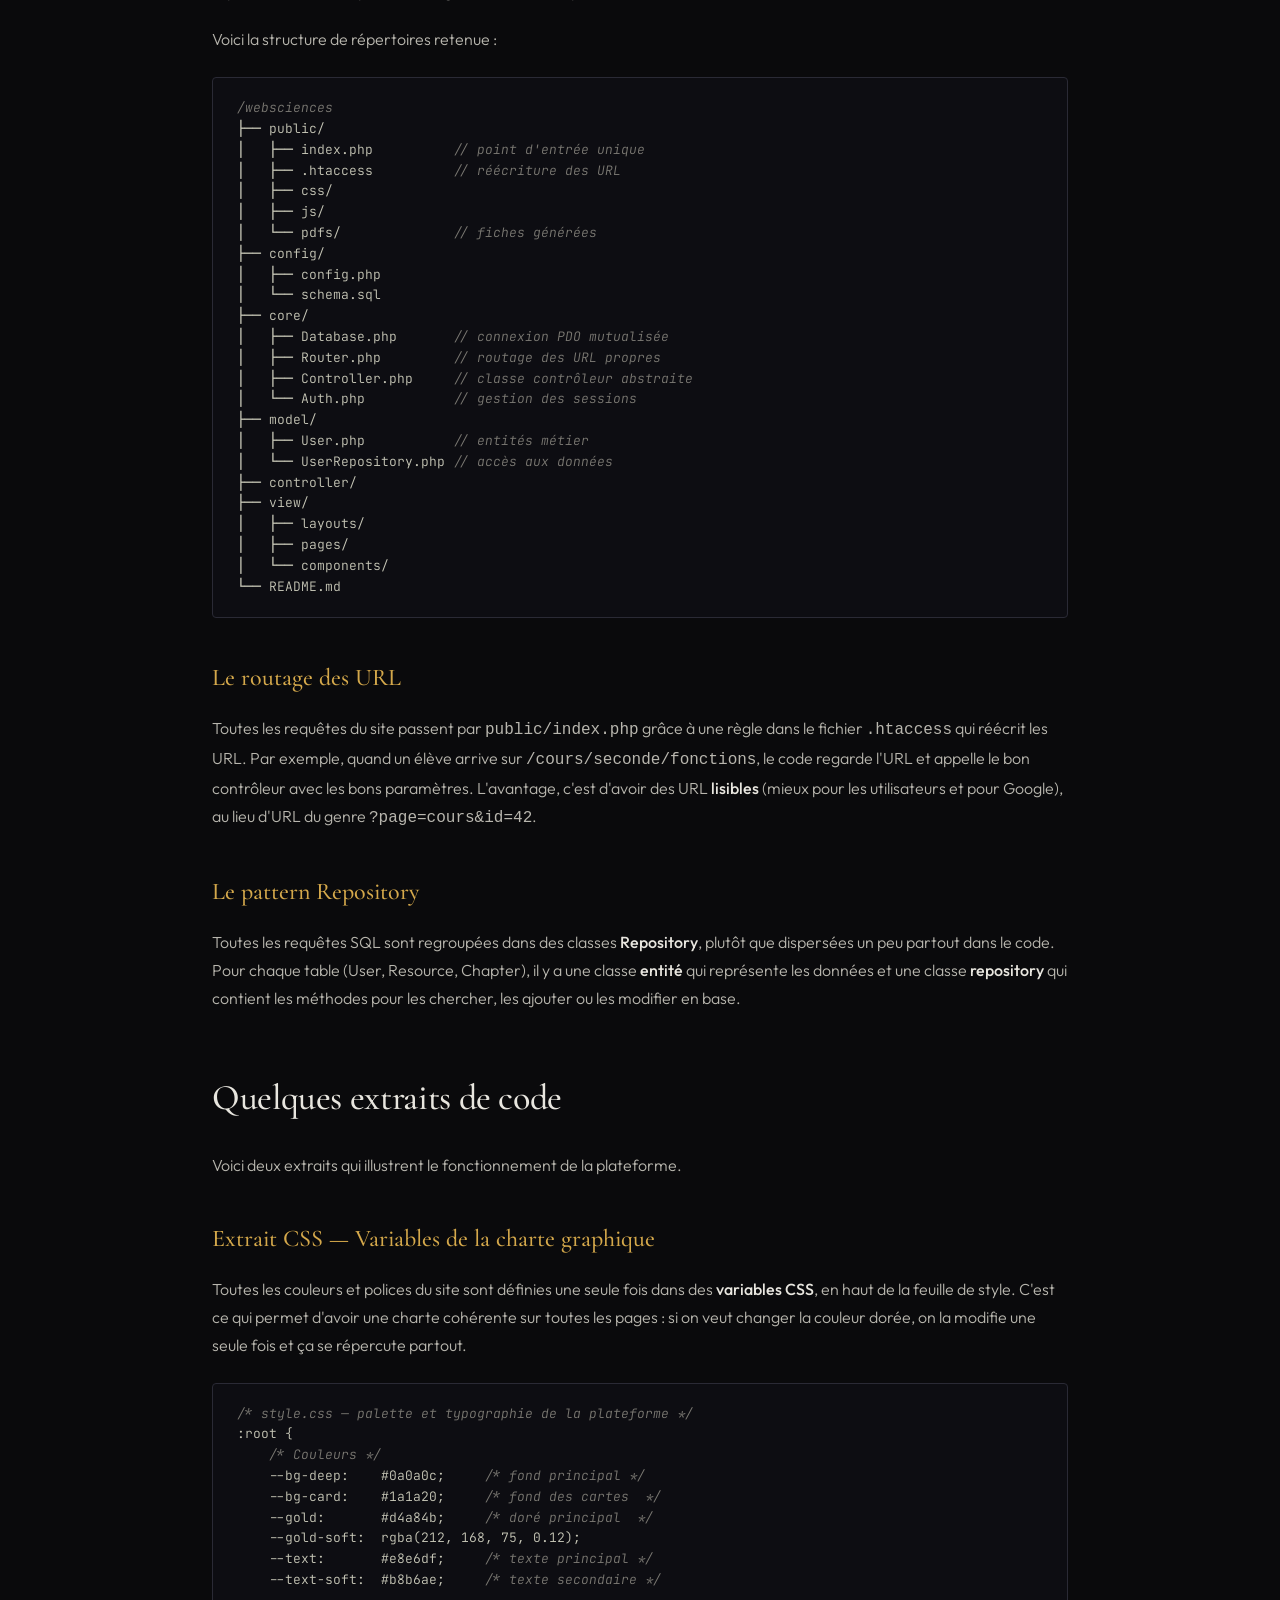
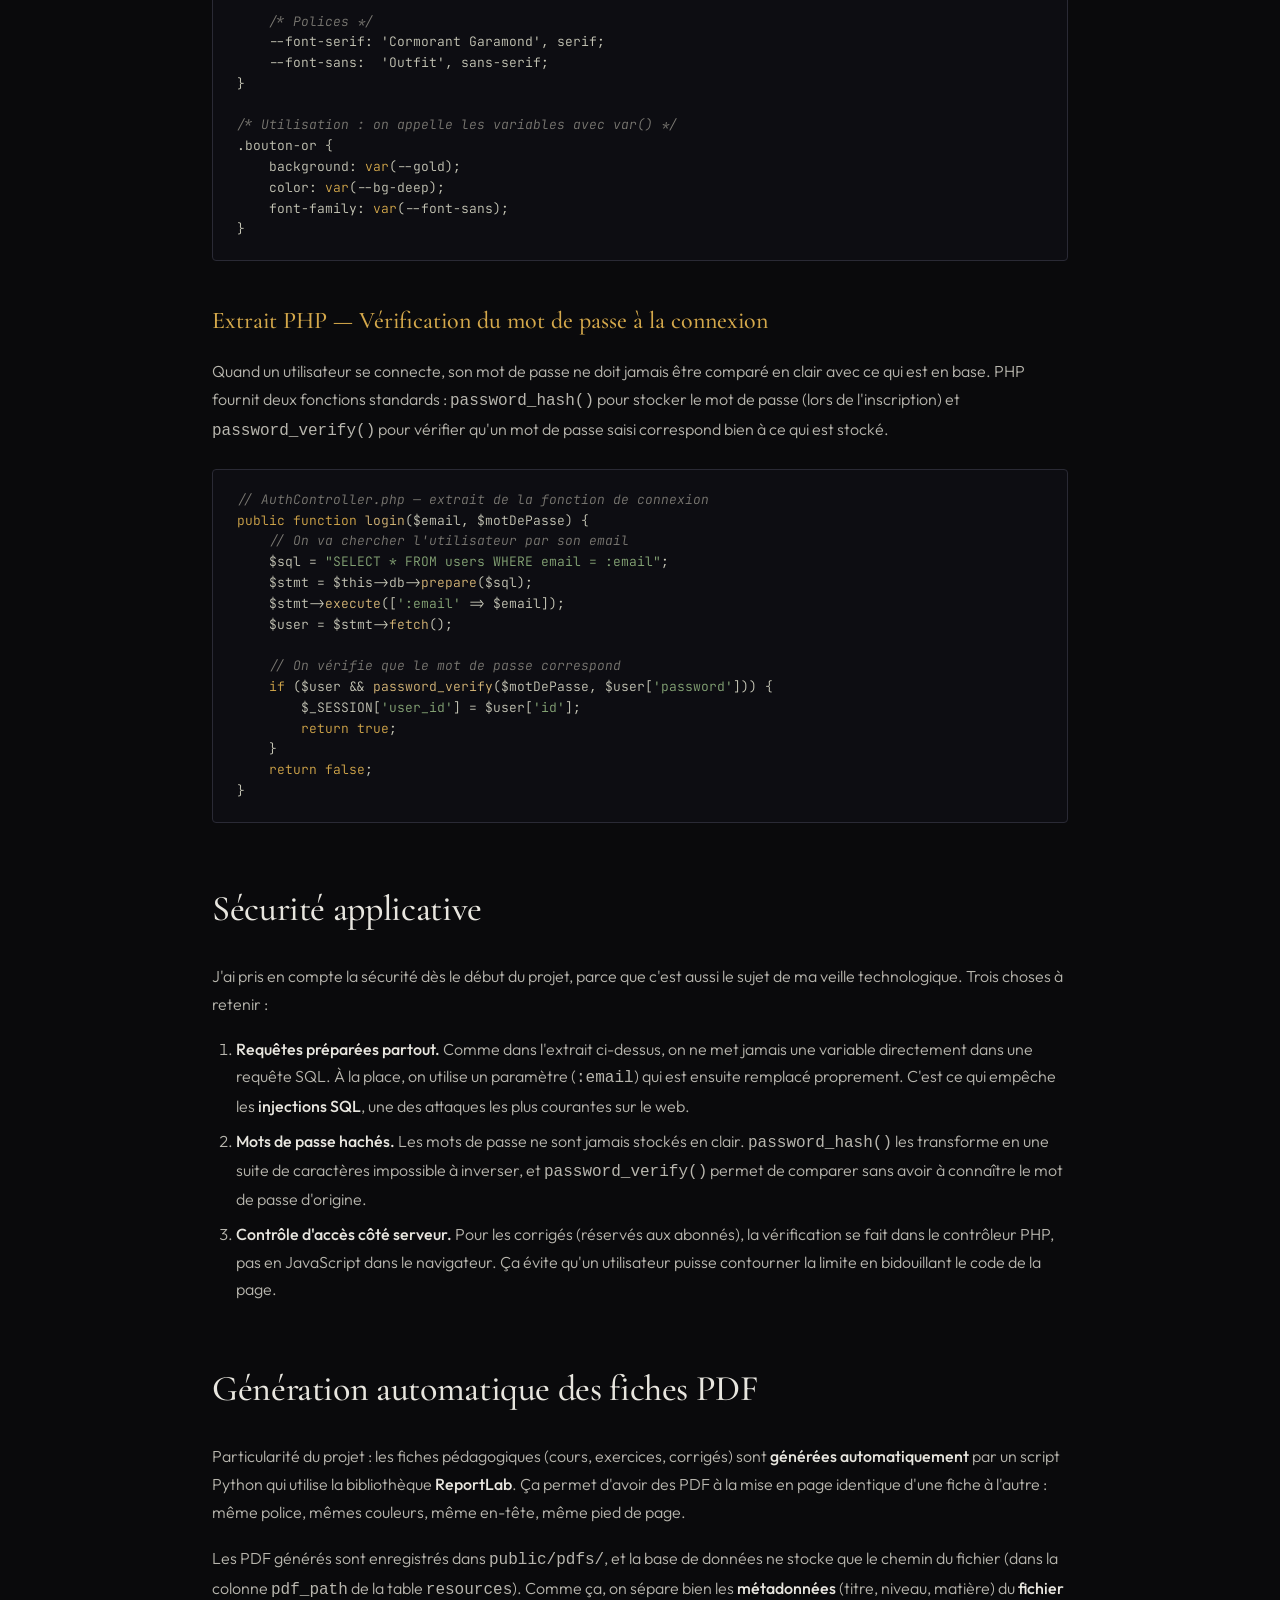
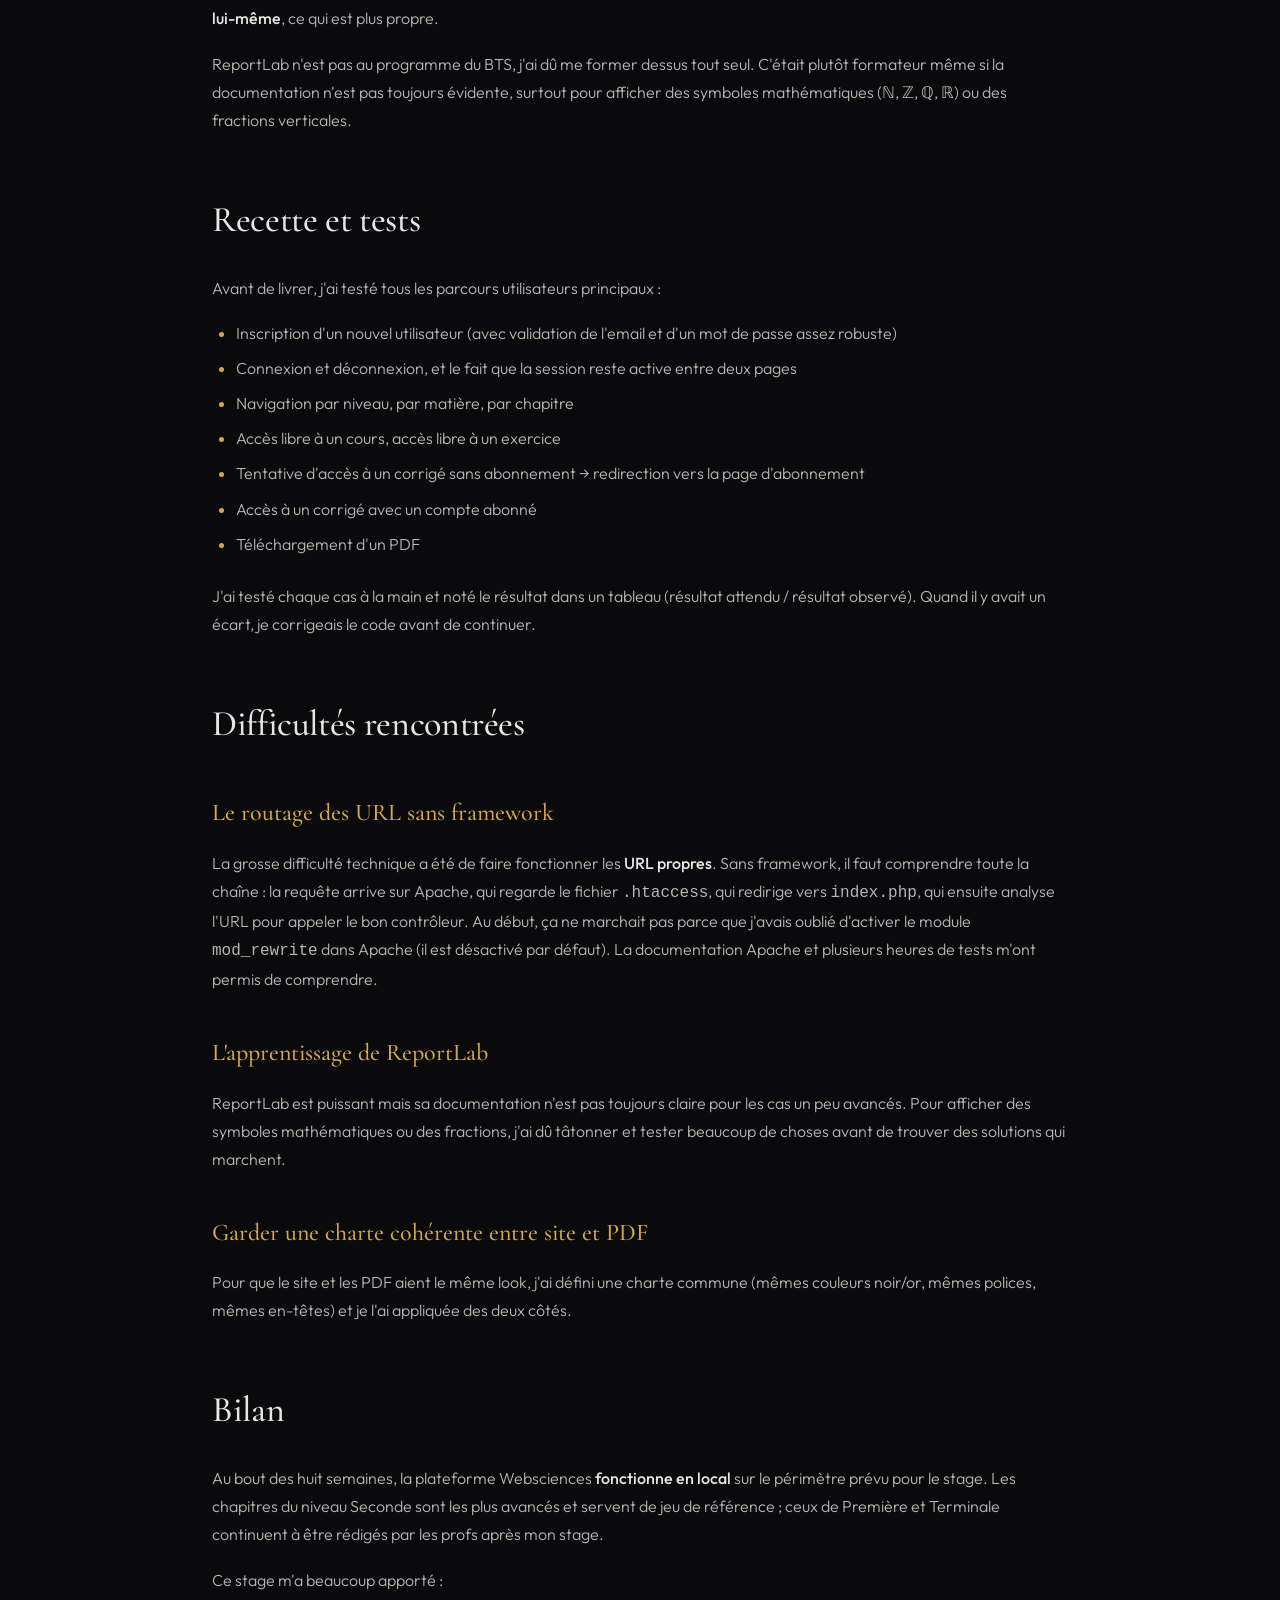
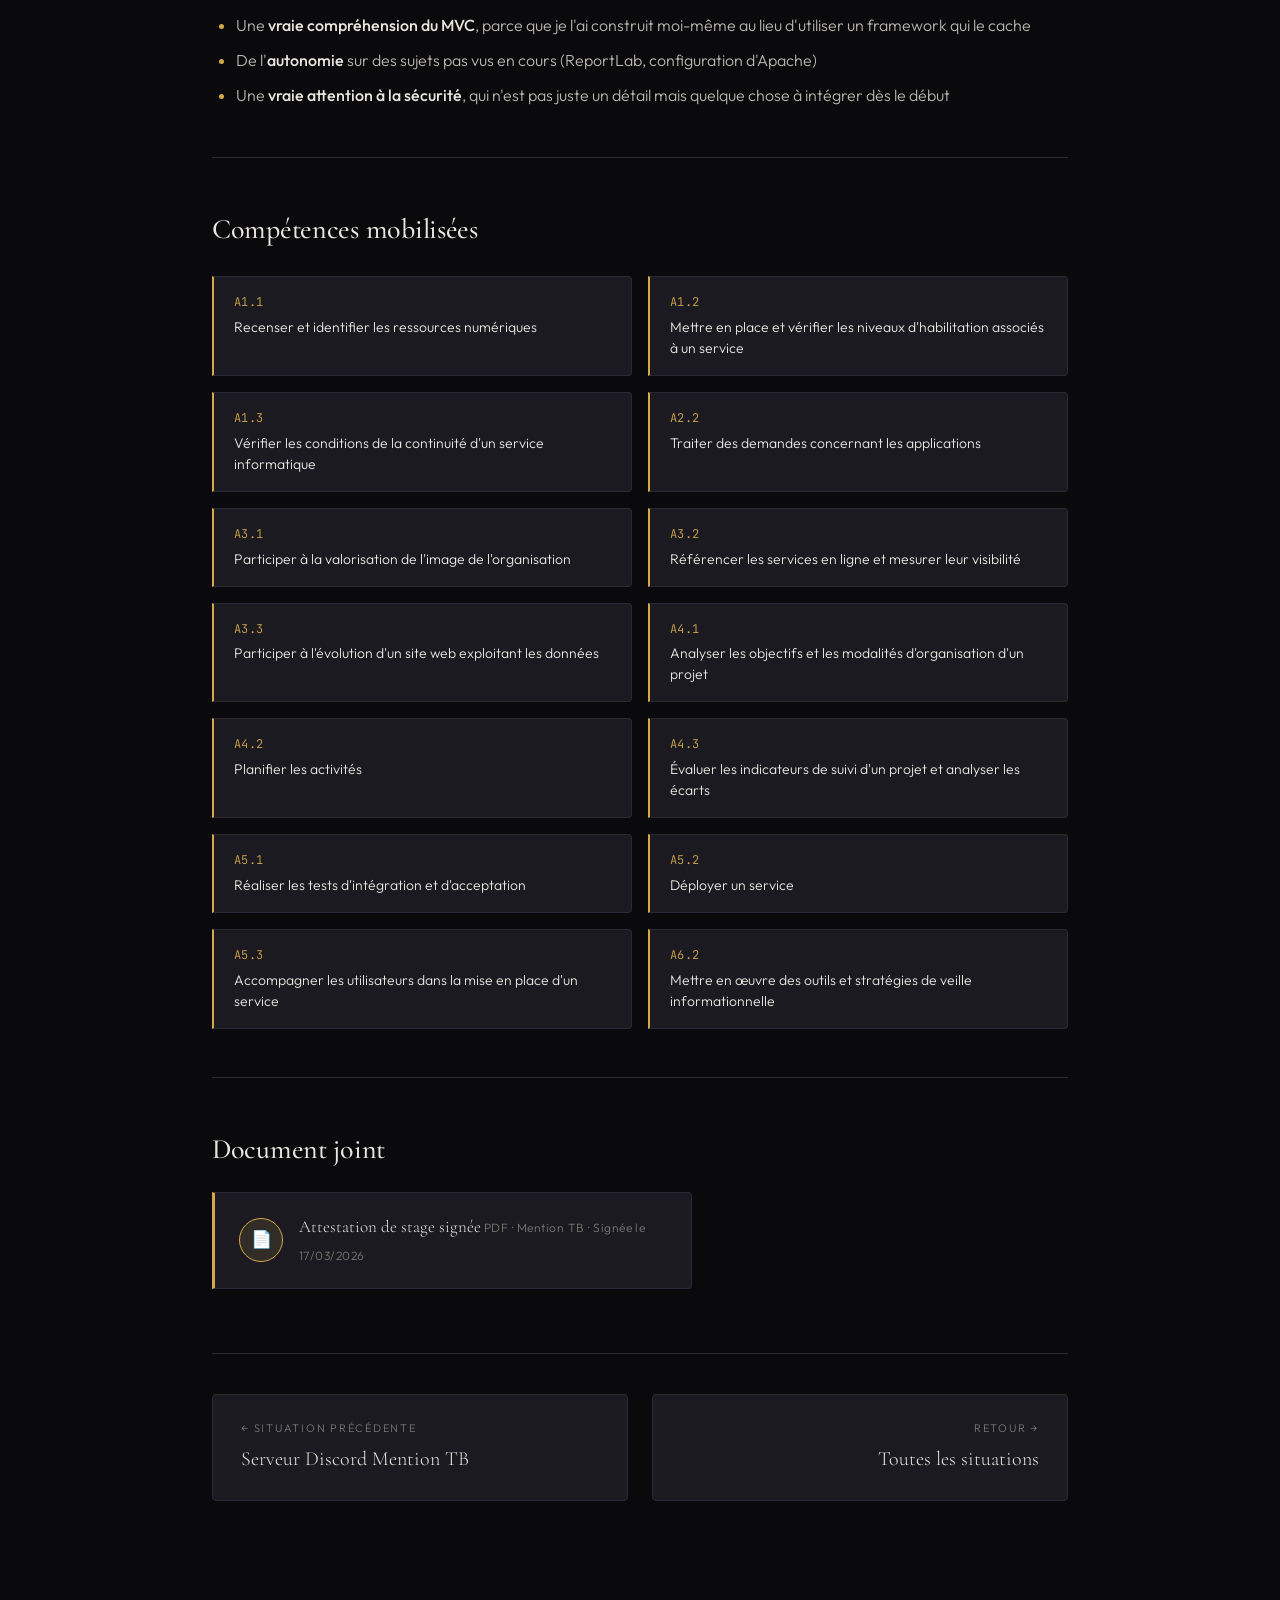
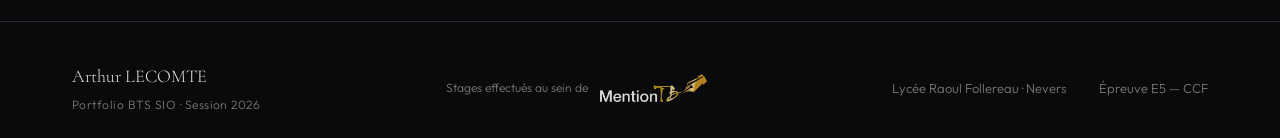
<file: pages/situation2-websciences.html>
<!DOCTYPE html>
<html lang="fr">
<head>
  <meta charset="UTF-8">
  <meta name="viewport" content="width=device-width, initial-scale=1.0">
  <title>Situation 2 · Websciences — Portfolio Arthur LECOMTE</title>
  <meta name="description" content="Situation 2 — Conception et développement de la plateforme web Websciences en architecture MVC PHP/MySQL avec accès différencié et génération PDF.">
  <meta name="author" content="Arthur LECOMTE">
  <meta name="robots" content="index, follow">
  <meta property="og:type" content="website">
  <meta property="og:title" content="Stage 2 · Websciences — Portfolio Arthur LECOMTE">
  <meta property="og:description" content="Situation 2 — Conception et développement de la plateforme web Websciences en architecture MVC PHP/MySQL avec accès différencié et génération PDF.">
  <meta property="og:image" content="../assets/arthur-avatar.jpg">
  <meta property="og:locale" content="fr_FR">
  <link rel="preconnect" href="https://fonts.googleapis.com">
  <link rel="preconnect" href="https://fonts.gstatic.com" crossorigin>
  <link href="https://fonts.googleapis.com/css2?family=Cormorant+Garamond:ital,wght@0,400;0,500;0,600;0,700;1,400;1,500&family=Outfit:wght@300;400;500;600;700&family=JetBrains+Mono:wght@400;500&display=swap" rel="stylesheet">
  <link rel="stylesheet" href="../css/style.css">
</head>
<body>

<header class="site-header">
  <div class="container header-inner">
    <a href="../index.html" class="logo">
      <span class="logo-text">Portfolio</span>
      <span class="logo-dot"></span>
    </a>
    <nav class="main-nav">
      <a href="../index.html">Accueil</a>
      <a href="parcours.html">Parcours</a>
      <a href="competences.html">Compétences</a>
      <a href="situations.html" class="active">Situations pro</a>
      <a href="tableau-synthese.html">Tableau de synthèse</a>
      <a href="attestations.html">Documents</a>
      <a href="veille.html">Veille</a>
    </nav>
  </div>
</header>

<section class="page-hero">
  <div class="container">
    <div class="breadcrumb">
      <a href="../index.html">Accueil</a><span class="sep">/</span>
      <a href="situations.html">Situations pro</a><span class="sep">/</span>
      Stage 2 · Websciences
    </div>
    <h1 class="page-title">Plateforme <em>Websciences</em></h1>
    <p class="page-subtitle">Concevoir et développer une plateforme web complète de ressources pédagogiques en architecture MVC PHP/MySQL — du modèle de données au déploiement local.</p>
  </div>
</section>

<section class="page-content">
  <div class="container container-narrow">

    <!-- Méta-données -->
    <div class="situation-meta">
      <div class="situation-meta-item">
        <div class="situation-meta-label">Période</div>
        <div class="situation-meta-value">19/01 — 13/03/2026</div>
      </div>
      <div class="situation-meta-item">
        <div class="situation-meta-label">Durée</div>
        <div class="situation-meta-value">8 semaines</div>
      </div>
      <div class="situation-meta-item">
        <div class="situation-meta-label">Modalité</div>
        <div class="situation-meta-value">Seul</div>
      </div>
      <div class="situation-meta-item">
        <div class="situation-meta-label">Lieu</div>
        <div class="situation-meta-value">Mention TB · Nevers</div>
      </div>
    </div>

    <div class="prose">

      <div class="partner-bar">
        <img src="../assets/logo-mention-tb.png" alt="Logo Mention TB">
        <div class="partner-bar-text">
          <span class="partner-bar-label">Organisme d'accueil</span>
          <span class="partner-bar-name">Mention TB</span>
          <span class="partner-bar-meta">29 bis, Boulevard Maréchal Juin · 58000 Nevers<br>SIRET 804 090 496 00022 · Tuteur de stage : Thibaut Berdagué-Coutelier (gérant)<br>Enseignante référente : Anita Guatteri</span>
        </div>
      </div>

      <h2>Contexte et besoins</h2>
      <p>Pendant ma première année, j'avais déjà mis en place un serveur Discord pour Mention TB. Mais Discord, c'est bien pour discuter et s'entraider, ce n'est pas fait pour ranger et retrouver des ressources pédagogiques. Les fiches de cours et d'exercices continuaient à circuler comme des pièces jointes, sans aucun classement.</p>

      <p>L'agence voulait donc un <strong>site web dédié</strong>, sur lequel les enseignants pourraient mettre en ligne leurs ressources, organisées par niveau (Collège, Seconde, Première, Terminale) et par matière (Maths, Physique, Chimie). L'idée était aussi de proposer un <strong>abonnement à 7 € par mois</strong> pour accéder aux corrigés et télécharger les fiches en PDF.</p>

      <p>Voici le cahier des charges qu'on a validé ensemble avec mon tuteur :</p>

      <blockquote>
        Construire un site web qui met à disposition cours, exercices et corrigés en maths et physique-chimie pour les niveaux Seconde, Première et Terminale, avec un accès gratuit aux cours et exercices et un accès payant aux corrigés et aux téléchargements.
      </blockquote>

      <h2>Choix techniques</h2>

      <p>Avant de me lancer, j'ai discuté des choix techniques avec mon tuteur. Vu le contexte (petite agence, stagiaire, deux mois), il fallait rester sur des technos simples et maintenables.</p>

      <div class="tech-stack">
        <span class="tech tech-primary">PHP 8</span>
        <span class="tech tech-primary">MySQL 8</span>
        <span class="tech tech-primary">Architecture MVC</span>
        <span class="tech">HTML 5</span>
        <span class="tech">CSS 3</span>
        <span class="tech">JavaScript</span>
        <span class="tech">Apache (Laragon)</span>
        <span class="tech">.htaccess</span>
        <span class="tech">Python 3</span>
        <span class="tech">ReportLab</span>
        <span class="tech">Git</span>
        <span class="tech">VS Code</span>
      </div>

      <h3>PHP plutôt qu'un framework</h3>
      <p>En BTS SIO, on apprend PHP en programmation orientée objet, mais pas de framework comme Symfony ou Laravel. J'ai donc choisi de construire une <strong>architecture MVC en PHP « pur »</strong>, sans framework. C'est plus formateur (on comprend mieux comment ça marche), et ça reste à la portée de quelqu'un qui aurait à reprendre le projet plus tard.</p>

      <h3>MySQL pour la base de données</h3>
      <p>MySQL est la base de données qu'on a vue en BTS. Côté code, j'utilise <strong>PDO</strong>, l'outil PHP standard pour parler à MySQL, en passant uniquement par des <strong>requêtes préparées</strong>. C'est ce qui permet d'éviter les injections SQL (j'en parle plus dans la section sécurité plus bas).</p>

      <h3>Laragon comme environnement local</h3>
      <p>Je développe et fais tourner le site sur <strong>Laragon</strong>, qui installe Apache, PHP et MySQL d'un coup sur Windows. C'est plus simple qu'installer chaque composant séparément. La mise en ligne sur un vrai hébergeur n'était pas au programme du stage, ce sera une étape pour plus tard.</p>

      <h2>Modèle de données</h2>

      <p>La base contient quatre tables principales :</p>

      <div class="schema-box">
        <svg viewBox="0 0 700 460" xmlns="http://www.w3.org/2000/svg" style="background: #0d0d12;">
          <defs>
            <style>
              .tbl-head { fill: #1a1a20; stroke: #d4a84b; stroke-width: 1; }
              .tbl-body { fill: #14141a; stroke: #2a2a35; stroke-width: 1; }
              .tbl-name { font-family: 'Cormorant Garamond', serif; font-size: 16px; fill: #d4a84b; font-weight: 600; }
              .col { font-family: 'JetBrains Mono', monospace; font-size: 11px; fill: #e8e6df; }
              .col-pk { fill: #f0c674; }
              .col-fk { fill: #b8b6ae; font-style: italic; }
              .rel { stroke: #d4a84b; stroke-width: 1.2; fill: none; }
              .rel-label { font-family: 'JetBrains Mono', monospace; font-size: 10px; fill: #b8b6ae; }
            </style>
          </defs>

          <!-- USERS -->
          <rect x="20" y="20" width="180" height="32" class="tbl-head" />
          <text x="110" y="42" text-anchor="middle" class="tbl-name">users</text>
          <rect x="20" y="52" width="180" height="138" class="tbl-body" />
          <text x="32" y="74" class="col col-pk">🔑 id (PK)</text>
          <text x="32" y="94" class="col">email</text>
          <text x="32" y="114" class="col">password (bcrypt)</text>
          <text x="32" y="134" class="col">role ENUM</text>
          <text x="32" y="154" class="col">created_at</text>
          <text x="32" y="174" class="col">last_login</text>

          <!-- LEVELS -->
          <rect x="260" y="20" width="180" height="32" class="tbl-head" />
          <text x="350" y="42" text-anchor="middle" class="tbl-name">levels</text>
          <rect x="260" y="52" width="180" height="98" class="tbl-body" />
          <text x="272" y="74" class="col col-pk">🔑 id (PK)</text>
          <text x="272" y="94" class="col">code (6e, 5e, 2nde…)</text>
          <text x="272" y="114" class="col">label</text>
          <text x="272" y="134" class="col">order_index</text>

          <!-- CHAPTERS -->
          <rect x="500" y="20" width="180" height="32" class="tbl-head" />
          <text x="590" y="42" text-anchor="middle" class="tbl-name">chapters</text>
          <rect x="500" y="52" width="180" height="118" class="tbl-body" />
          <text x="512" y="74" class="col col-pk">🔑 id (PK)</text>
          <text x="512" y="94" class="col col-fk">level_id (FK)</text>
          <text x="512" y="114" class="col">title</text>
          <text x="512" y="134" class="col">summary</text>
          <text x="512" y="154" class="col">order_index</text>

          <!-- RESOURCES -->
          <rect x="260" y="270" width="180" height="32" class="tbl-head" />
          <text x="350" y="292" text-anchor="middle" class="tbl-name">resources</text>
          <rect x="260" y="302" width="180" height="138" class="tbl-body" />
          <text x="272" y="324" class="col col-pk">🔑 id (PK)</text>
          <text x="272" y="344" class="col col-fk">chapter_id (FK)</text>
          <text x="272" y="364" class="col">type ENUM (cours…)</text>
          <text x="272" y="384" class="col">subject</text>
          <text x="272" y="404" class="col">access (free/sub)</text>
          <text x="272" y="424" class="col">pdf_path</text>

          <!-- Relations -->
          <line x1="200" y1="80" x2="260" y2="80" class="rel" />
          <text x="208" y="74" class="rel-label">— consulte</text>

          <line x1="440" y1="80" x2="500" y2="80" class="rel" />
          <text x="448" y="74" class="rel-label">1 — n</text>

          <line x1="590" y1="170" x2="590" y2="220" class="rel" />
          <line x1="590" y1="220" x2="350" y2="220" class="rel" />
          <line x1="350" y1="220" x2="350" y2="270" class="rel" />
          <text x="446" y="216" text-anchor="middle" class="rel-label">1 chapitre — n ressources</text>
        </svg>
        <div class="schema-caption">Modèle relationnel de la base Websciences : niveaux, chapitres, ressources, utilisateurs.</div>
      </div>

      <h2>Architecture MVC</h2>

      <p>L'architecture suit une <strong>séparation stricte</strong> des trois couches Modèle / Vue / Contrôleur, complétée par un répertoire <code>core/</code> pour les classes utilitaires (connexion à la base de données, routeur, contrôleur abstrait, gestion des sessions) et un répertoire <code>config/</code> pour la configuration et les scripts SQL.</p>

      <p>Voici la structure de répertoires retenue :</p>

      <pre class="code-block"><span class="com">/websciences</span>
├── public/
│   ├── index.php          <span class="com">// point d'entrée unique</span>
│   ├── .htaccess          <span class="com">// réécriture des URL</span>
│   ├── css/
│   ├── js/
│   └── pdfs/              <span class="com">// fiches générées</span>
├── config/
│   ├── config.php
│   └── schema.sql
├── core/
│   ├── Database.php       <span class="com">// connexion PDO mutualisée</span>
│   ├── Router.php         <span class="com">// routage des URL propres</span>
│   ├── Controller.php     <span class="com">// classe contrôleur abstraite</span>
│   └── Auth.php           <span class="com">// gestion des sessions</span>
├── model/
│   ├── User.php           <span class="com">// entités métier</span>
│   └── UserRepository.php <span class="com">// accès aux données</span>
├── controller/
├── view/
│   ├── layouts/
│   ├── pages/
│   └── components/
└── README.md</pre>

      <h3>Le routage des URL</h3>
      <p>Toutes les requêtes du site passent par <code>public/index.php</code> grâce à une règle dans le fichier <code>.htaccess</code> qui réécrit les URL. Par exemple, quand un élève arrive sur <code>/cours/seconde/fonctions</code>, le code regarde l'URL et appelle le bon contrôleur avec les bons paramètres. L'avantage, c'est d'avoir des URL <strong>lisibles</strong> (mieux pour les utilisateurs et pour Google), au lieu d'URL du genre <code>?page=cours&amp;id=42</code>.</p>

      <h3>Le pattern Repository</h3>
      <p>Toutes les requêtes SQL sont regroupées dans des classes <strong>Repository</strong>, plutôt que dispersées un peu partout dans le code. Pour chaque table (User, Resource, Chapter), il y a une classe <strong>entité</strong> qui représente les données et une classe <strong>repository</strong> qui contient les méthodes pour les chercher, les ajouter ou les modifier en base.</p>

      <h2>Quelques extraits de code</h2>

      <p>Voici deux extraits qui illustrent le fonctionnement de la plateforme.</p>

      <h3>Extrait CSS — Variables de la charte graphique</h3>

      <p>Toutes les couleurs et polices du site sont définies une seule fois dans des <strong>variables CSS</strong>, en haut de la feuille de style. C'est ce qui permet d'avoir une charte cohérente sur toutes les pages : si on veut changer la couleur dorée, on la modifie une seule fois et ça se répercute partout.</p>

      <pre class="code-block"><span class="com">/* style.css — palette et typographie de la plateforme */</span>
:root {
    <span class="com">/* Couleurs */</span>
    --bg-deep:    #0a0a0c;     <span class="com">/* fond principal */</span>
    --bg-card:    #1a1a20;     <span class="com">/* fond des cartes  */</span>
    --gold:       #d4a84b;     <span class="com">/* doré principal  */</span>
    --gold-soft:  rgba(212, 168, 75, 0.12);
    --text:       #e8e6df;     <span class="com">/* texte principal */</span>
    --text-soft:  #b8b6ae;     <span class="com">/* texte secondaire */</span>

    <span class="com">/* Polices */</span>
    --font-serif: 'Cormorant Garamond', serif;
    --font-sans:  'Outfit', sans-serif;
}

<span class="com">/* Utilisation : on appelle les variables avec var() */</span>
.bouton-or {
    background: <span class="kw">var</span>(--gold);
    color: <span class="kw">var</span>(--bg-deep);
    font-family: <span class="kw">var</span>(--font-sans);
}</pre>

      <h3>Extrait PHP — Vérification du mot de passe à la connexion</h3>

      <p>Quand un utilisateur se connecte, son mot de passe ne doit jamais être comparé en clair avec ce qui est en base. PHP fournit deux fonctions standards : <code>password_hash()</code> pour stocker le mot de passe (lors de l'inscription) et <code>password_verify()</code> pour vérifier qu'un mot de passe saisi correspond bien à ce qui est stocké.</p>

      <pre class="code-block"><span class="com">// AuthController.php — extrait de la fonction de connexion</span>
<span class="kw">public function</span> <span class="fn">login</span>($email, $motDePasse) {
    <span class="com">// On va chercher l'utilisateur par son email</span>
    $sql = <span class="str">"SELECT * FROM users WHERE email = :email"</span>;
    $stmt = $this->db-&gt;<span class="fn">prepare</span>($sql);
    $stmt-&gt;<span class="fn">execute</span>([<span class="str">':email'</span> =&gt; $email]);
    $user = $stmt-&gt;<span class="fn">fetch</span>();

    <span class="com">// On vérifie que le mot de passe correspond</span>
    <span class="kw">if</span> ($user &amp;&amp; <span class="fn">password_verify</span>($motDePasse, $user[<span class="str">'password'</span>])) {
        $_SESSION[<span class="str">'user_id'</span>] = $user[<span class="str">'id'</span>];
        <span class="kw">return true</span>;
    }
    <span class="kw">return false</span>;
}</pre>

      <h2>Sécurité applicative</h2>

      <p>J'ai pris en compte la sécurité dès le début du projet, parce que c'est aussi le sujet de ma veille technologique. Trois choses à retenir :</p>

      <ol>
        <li><strong>Requêtes préparées partout.</strong> Comme dans l'extrait ci-dessus, on ne met jamais une variable directement dans une requête SQL. À la place, on utilise un paramètre (<code>:email</code>) qui est ensuite remplacé proprement. C'est ce qui empêche les <strong>injections SQL</strong>, une des attaques les plus courantes sur le web.</li>
        <li><strong>Mots de passe hachés.</strong> Les mots de passe ne sont jamais stockés en clair. <code>password_hash()</code> les transforme en une suite de caractères impossible à inverser, et <code>password_verify()</code> permet de comparer sans avoir à connaître le mot de passe d'origine.</li>
        <li><strong>Contrôle d'accès côté serveur.</strong> Pour les corrigés (réservés aux abonnés), la vérification se fait dans le contrôleur PHP, pas en JavaScript dans le navigateur. Ça évite qu'un utilisateur puisse contourner la limite en bidouillant le code de la page.</li>
      </ol>

      <h2>Génération automatique des fiches PDF</h2>

      <p>Particularité du projet : les fiches pédagogiques (cours, exercices, corrigés) sont <strong>générées automatiquement</strong> par un script Python qui utilise la bibliothèque <strong>ReportLab</strong>. Ça permet d'avoir des PDF à la mise en page identique d'une fiche à l'autre : même police, mêmes couleurs, même en-tête, même pied de page.</p>

      <p>Les PDF générés sont enregistrés dans <code>public/pdfs/</code>, et la base de données ne stocke que le chemin du fichier (dans la colonne <code>pdf_path</code> de la table <code>resources</code>). Comme ça, on sépare bien les <strong>métadonnées</strong> (titre, niveau, matière) du <strong>fichier lui-même</strong>, ce qui est plus propre.</p>

      <p>ReportLab n'est pas au programme du BTS, j'ai dû me former dessus tout seul. C'était plutôt formateur même si la documentation n'est pas toujours évidente, surtout pour afficher des symboles mathématiques (ℕ, ℤ, ℚ, ℝ) ou des fractions verticales.</p>

      <h2>Recette et tests</h2>

      <p>Avant de livrer, j'ai testé tous les parcours utilisateurs principaux :</p>
      <ul>
        <li>Inscription d'un nouvel utilisateur (avec validation de l'email et d'un mot de passe assez robuste)</li>
        <li>Connexion et déconnexion, et le fait que la session reste active entre deux pages</li>
        <li>Navigation par niveau, par matière, par chapitre</li>
        <li>Accès libre à un cours, accès libre à un exercice</li>
        <li>Tentative d'accès à un corrigé sans abonnement → redirection vers la page d'abonnement</li>
        <li>Accès à un corrigé avec un compte abonné</li>
        <li>Téléchargement d'un PDF</li>
      </ul>

      <p>J'ai testé chaque cas à la main et noté le résultat dans un tableau (résultat attendu / résultat observé). Quand il y avait un écart, je corrigeais le code avant de continuer.</p>

      <h2>Difficultés rencontrées</h2>

      <h3>Le routage des URL sans framework</h3>
      <p>La grosse difficulté technique a été de faire fonctionner les <strong>URL propres</strong>. Sans framework, il faut comprendre toute la chaîne : la requête arrive sur Apache, qui regarde le fichier <code>.htaccess</code>, qui redirige vers <code>index.php</code>, qui ensuite analyse l'URL pour appeler le bon contrôleur. Au début, ça ne marchait pas parce que j'avais oublié d'activer le module <code>mod_rewrite</code> dans Apache (il est désactivé par défaut). La documentation Apache et plusieurs heures de tests m'ont permis de comprendre.</p>

      <h3>L'apprentissage de ReportLab</h3>
      <p>ReportLab est puissant mais sa documentation n'est pas toujours claire pour les cas un peu avancés. Pour afficher des symboles mathématiques ou des fractions, j'ai dû tâtonner et tester beaucoup de choses avant de trouver des solutions qui marchent.</p>

      <h3>Garder une charte cohérente entre site et PDF</h3>
      <p>Pour que le site et les PDF aient le même look, j'ai défini une charte commune (mêmes couleurs noir/or, mêmes polices, mêmes en-têtes) et je l'ai appliquée des deux côtés.</p>

      <h2>Bilan</h2>

      <p>Au bout des huit semaines, la plateforme Websciences <strong>fonctionne en local</strong> sur le périmètre prévu pour le stage. Les chapitres du niveau Seconde sont les plus avancés et servent de jeu de référence ; ceux de Première et Terminale continuent à être rédigés par les profs après mon stage.</p>

      <p>Ce stage m'a beaucoup apporté :</p>
      <ul>
        <li>Une <strong>vraie compréhension du MVC</strong>, parce que je l'ai construit moi-même au lieu d'utiliser un framework qui le cache</li>
        <li>De l'<strong>autonomie</strong> sur des sujets pas vus en cours (ReportLab, configuration d'Apache)</li>
        <li>Une <strong>vraie attention à la sécurité</strong>, qui n'est pas juste un détail mais quelque chose à intégrer dès le début</li>
      </ul>

      <!-- Compétences mobilisées -->
      <div class="compet-mobilisees">
        <h2>Compétences mobilisées</h2>
        <div class="compet-grid">
          <div class="compet-item">
            <div class="compet-code">A1.1</div>
            <div class="compet-text">Recenser et identifier les ressources numériques</div>
          </div>
          <div class="compet-item">
            <div class="compet-code">A1.2</div>
            <div class="compet-text">Mettre en place et vérifier les niveaux d'habilitation associés à un service</div>
          </div>
          <div class="compet-item">
            <div class="compet-code">A1.3</div>
            <div class="compet-text">Vérifier les conditions de la continuité d'un service informatique</div>
          </div>
          <div class="compet-item">
            <div class="compet-code">A2.2</div>
            <div class="compet-text">Traiter des demandes concernant les applications</div>
          </div>
          <div class="compet-item">
            <div class="compet-code">A3.1</div>
            <div class="compet-text">Participer à la valorisation de l'image de l'organisation</div>
          </div>
          <div class="compet-item">
            <div class="compet-code">A3.2</div>
            <div class="compet-text">Référencer les services en ligne et mesurer leur visibilité</div>
          </div>
          <div class="compet-item">
            <div class="compet-code">A3.3</div>
            <div class="compet-text">Participer à l'évolution d'un site web exploitant les données</div>
          </div>
          <div class="compet-item">
            <div class="compet-code">A4.1</div>
            <div class="compet-text">Analyser les objectifs et les modalités d'organisation d'un projet</div>
          </div>
          <div class="compet-item">
            <div class="compet-code">A4.2</div>
            <div class="compet-text">Planifier les activités</div>
          </div>
          <div class="compet-item">
            <div class="compet-code">A4.3</div>
            <div class="compet-text">Évaluer les indicateurs de suivi d'un projet et analyser les écarts</div>
          </div>
          <div class="compet-item">
            <div class="compet-code">A5.1</div>
            <div class="compet-text">Réaliser les tests d'intégration et d'acceptation</div>
          </div>
          <div class="compet-item">
            <div class="compet-code">A5.2</div>
            <div class="compet-text">Déployer un service</div>
          </div>
          <div class="compet-item">
            <div class="compet-code">A5.3</div>
            <div class="compet-text">Accompagner les utilisateurs dans la mise en place d'un service</div>
          </div>
          <div class="compet-item">
            <div class="compet-code">A6.2</div>
            <div class="compet-text">Mettre en œuvre des outils et stratégies de veille informationnelle</div>
          </div>
        </div>
      </div>

      <!-- Document joint -->
      <div style="margin-top: 48px; padding-top: 48px; border-top: 1px solid var(--border);">
        <h2 style="font-family:var(--font-serif);font-size:28px;margin-bottom: 20px;">Document joint</h2>
        <a href="../attestations/attestation-stage2-websciences.pdf" target="_blank" rel="noopener" class="attestation-card" style="max-width:480px;">
          <span class="attestation-icon">📄</span>
          <span class="attestation-info">
            <span class="attestation-title">Attestation de stage signée</span>
            <span class="attestation-meta">PDF · Mention TB · Signée le 17/03/2026</span>
          </span>
        </a>
      </div>

      <!-- Navigation entre situations -->
      <div class="situation-nav">
        <a href="situation1-discord.html" class="nav-prev">
          <div class="nav-label">← Situation précédente</div>
          <div class="nav-title">Serveur Discord Mention TB</div>
        </a>
        <a href="situations.html" class="nav-next">
          <div class="nav-label">Retour →</div>
          <div class="nav-title">Toutes les situations</div>
        </a>
      </div>

    </div>
  </div>
</section>

<footer class="site-footer">
  <div class="container footer-inner">
    <div class="footer-brand">
      <span class="footer-logo">Arthur LECOMTE</span>
      <span class="footer-tag">Portfolio BTS SIO · Session 2026</span>
    </div>
    <div class="footer-partner">
      <span>Stages effectués au sein de</span>
      <img src="../assets/logo-mention-tb.png" alt="Mention TB">
    </div>
    <div class="footer-meta">
      <span>Lycée Raoul Follereau · Nevers</span>
      <span>Épreuve E5 — CCF</span>
    </div>
  </div>
</footer>

<script src="../js/main.js"></script>
</body>
</html>
</file>
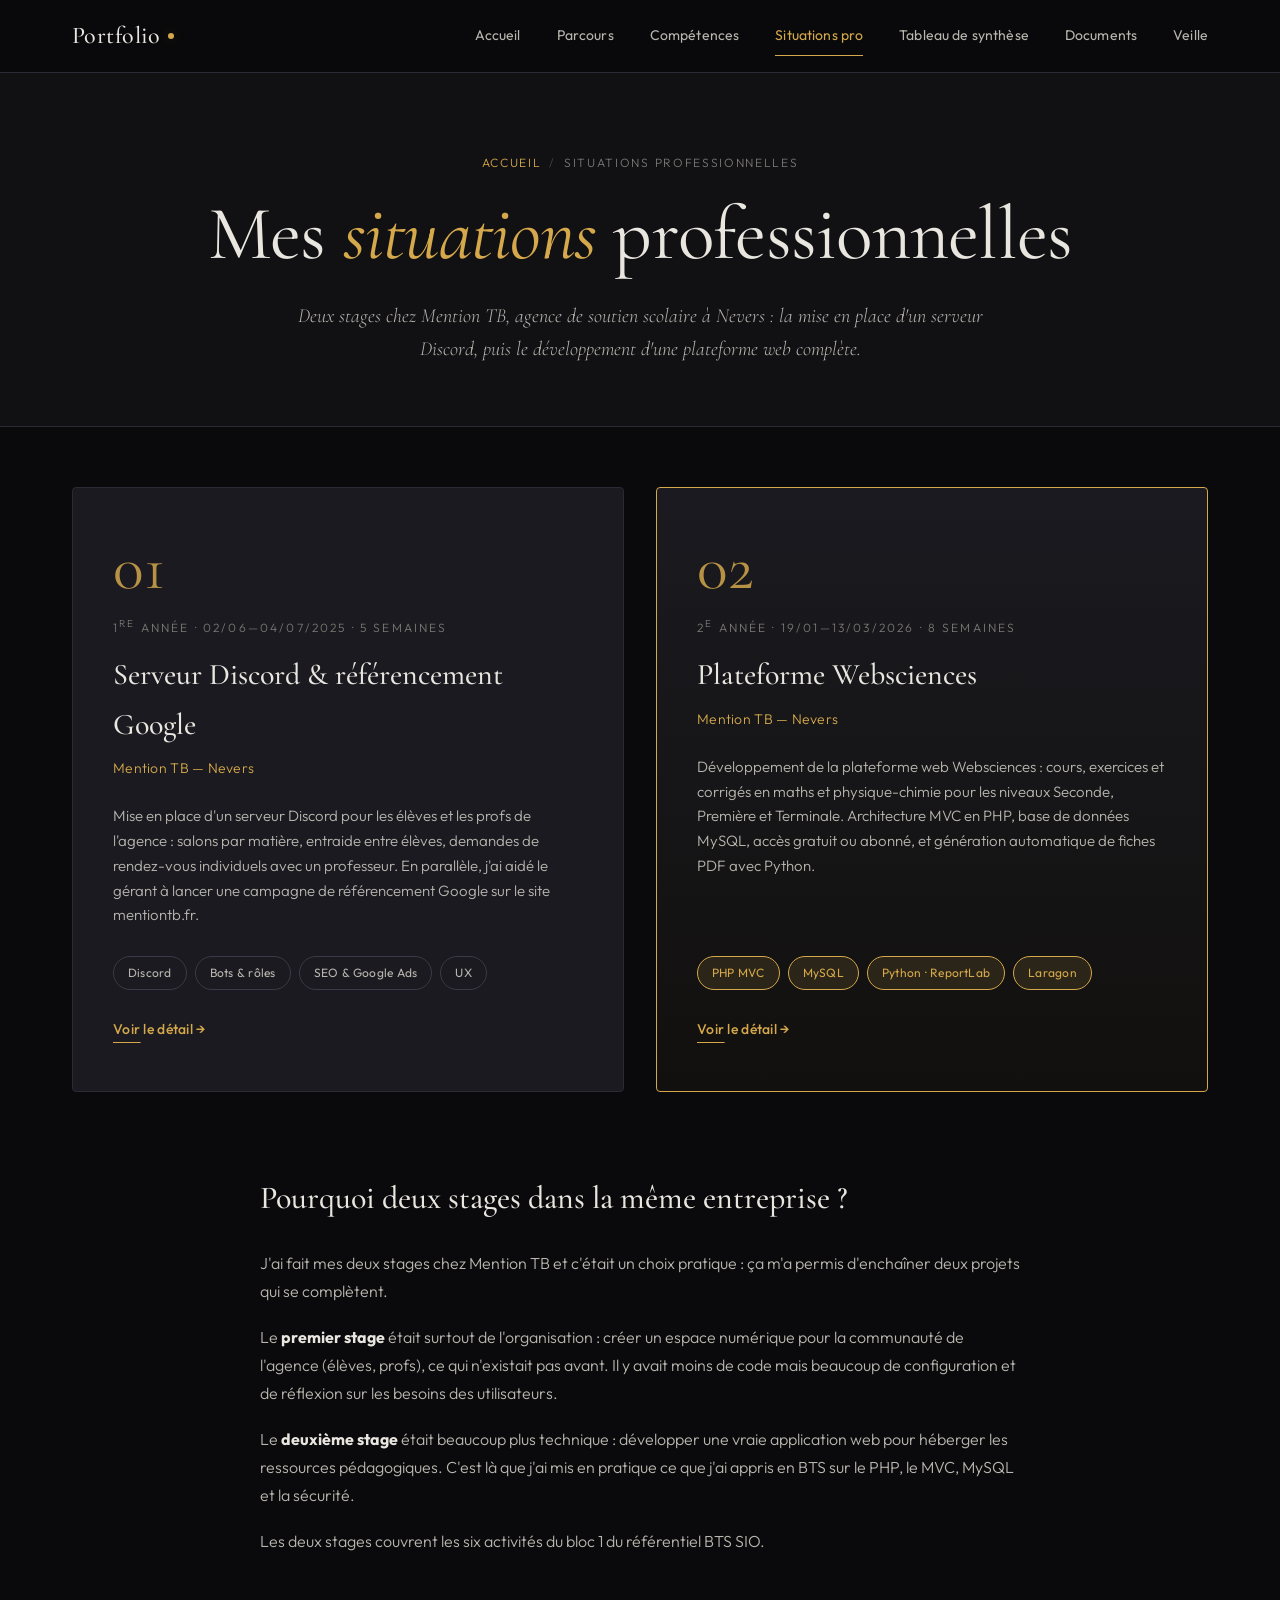
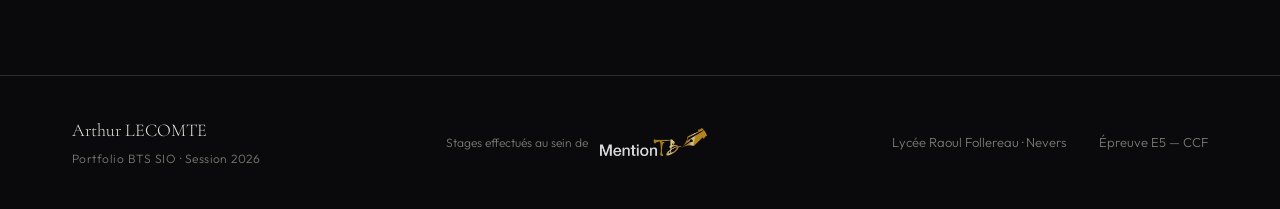
<file: pages/situations.html>
<!DOCTYPE html>
<html lang="fr">
<head>
  <meta charset="UTF-8">
  <meta name="viewport" content="width=device-width, initial-scale=1.0">
  <title>Situations professionnelles — Portfolio Arthur LECOMTE</title>
  <meta name="description" content="Index des deux situations professionnelles : serveur Discord pédagogique et plateforme web Websciences, réalisées chez Mention TB à Nevers.">
  <meta name="author" content="Arthur LECOMTE">
  <meta name="robots" content="index, follow">
  <meta property="og:type" content="website">
  <meta property="og:title" content="Situations professionnelles — Portfolio Arthur LECOMTE">
  <meta property="og:description" content="Index des deux situations professionnelles : serveur Discord pédagogique et plateforme web Websciences, réalisées chez Mention TB à Nevers.">
  <meta property="og:image" content="../assets/arthur-avatar.jpg">
  <meta property="og:locale" content="fr_FR">
  <link rel="preconnect" href="https://fonts.googleapis.com">
  <link rel="preconnect" href="https://fonts.gstatic.com" crossorigin>
  <link href="https://fonts.googleapis.com/css2?family=Cormorant+Garamond:ital,wght@0,400;0,500;0,600;0,700;1,400;1,500&family=Outfit:wght@300;400;500;600;700&family=JetBrains+Mono:wght@400;500&display=swap" rel="stylesheet">
  <link rel="stylesheet" href="../css/style.css">
</head>
<body>

<header class="site-header">
  <div class="container header-inner">
    <a href="../index.html" class="logo">
      <span class="logo-text">Portfolio</span>
      <span class="logo-dot"></span>
    </a>
    <nav class="main-nav">
      <a href="../index.html">Accueil</a>
      <a href="parcours.html">Parcours</a>
      <a href="competences.html">Compétences</a>
      <a href="situations.html" class="active">Situations pro</a>
      <a href="tableau-synthese.html">Tableau de synthèse</a>
      <a href="attestations.html">Documents</a>
      <a href="veille.html">Veille</a>
    </nav>
  </div>
</header>

<section class="page-hero">
  <div class="container">
    <div class="breadcrumb">
      <a href="../index.html">Accueil</a><span class="sep">/</span>Situations professionnelles
    </div>
    <h1 class="page-title">Mes <em>situations</em> professionnelles</h1>
    <p class="page-subtitle">Deux stages chez Mention TB, agence de soutien scolaire à Nevers : la mise en place d'un serveur Discord, puis le développement d'une plateforme web complète.</p>
  </div>
</section>

<section class="page-content" style="padding-top: 60px;">
  <div class="container">

    <div class="stages-grid" style="margin-top: 0;">
      <article class="stage-card">
        <div class="stage-number">01</div>
        <div class="stage-period">1<sup>re</sup> année · 02/06—04/07/2025 · 5 semaines</div>
        <h3 class="stage-title">Serveur Discord &amp; référencement Google</h3>
        <p class="stage-place">Mention TB — Nevers</p>
        <p class="stage-desc">Mise en place d'un serveur Discord pour les élèves et les profs de l'agence : salons par matière, entraide entre élèves, demandes de rendez-vous individuels avec un professeur. En parallèle, j'ai aidé le gérant à lancer une campagne de référencement Google sur le site mentiontb.fr.</p>
        <div class="stage-tags">
          <span class="tag">Discord</span>
          <span class="tag">Bots &amp; rôles</span>
          <span class="tag">SEO &amp; Google Ads</span>
          <span class="tag">UX</span>
        </div>
        <a href="situation1-discord.html" class="stage-link">Voir le détail →</a>
      </article>

      <article class="stage-card stage-card-featured">
        <div class="stage-number">02</div>
        <div class="stage-period">2<sup>e</sup> année · 19/01—13/03/2026 · 8 semaines</div>
        <h3 class="stage-title">Plateforme Websciences</h3>
        <p class="stage-place">Mention TB — Nevers</p>
        <p class="stage-desc">Développement de la plateforme web Websciences : cours, exercices et corrigés en maths et physique-chimie pour les niveaux Seconde, Première et Terminale. Architecture MVC en PHP, base de données MySQL, accès gratuit ou abonné, et génération automatique de fiches PDF avec Python.</p>
        <div class="stage-tags">
          <span class="tag tag-gold">PHP MVC</span>
          <span class="tag tag-gold">MySQL</span>
          <span class="tag tag-gold">Python · ReportLab</span>
          <span class="tag tag-gold">Laragon</span>
        </div>
        <a href="situation2-websciences.html" class="stage-link">Voir le détail →</a>
      </article>
    </div>

    <div style="max-width: 760px; margin: 80px auto 0;">
      <h2 style="font-family:var(--font-serif);font-size:32px;font-weight:500;color:var(--text);margin-bottom:24px;">Pourquoi deux stages dans la même entreprise ?</h2>
      <p style="font-size:16px;line-height:1.75;color:var(--text-soft);margin-bottom:18px;">J'ai fait mes deux stages chez Mention TB et c'était un choix pratique : ça m'a permis d'enchaîner deux projets qui se complètent.</p>

      <p style="font-size:16px;line-height:1.75;color:var(--text-soft);margin-bottom:18px;">Le <strong style="color:var(--text)">premier stage</strong> était surtout de l'organisation : créer un espace numérique pour la communauté de l'agence (élèves, profs), ce qui n'existait pas avant. Il y avait moins de code mais beaucoup de configuration et de réflexion sur les besoins des utilisateurs.</p>

      <p style="font-size:16px;line-height:1.75;color:var(--text-soft);margin-bottom:18px;">Le <strong style="color:var(--text)">deuxième stage</strong> était beaucoup plus technique : développer une vraie application web pour héberger les ressources pédagogiques. C'est là que j'ai mis en pratique ce que j'ai appris en BTS sur le PHP, le MVC, MySQL et la sécurité.</p>

      <p style="font-size:16px;line-height:1.75;color:var(--text-soft);">Les deux stages couvrent les six activités du bloc 1 du référentiel BTS SIO.</p>
    </div>

  </div>
</section>

<footer class="site-footer">
  <div class="container footer-inner">
    <div class="footer-brand">
      <span class="footer-logo">Arthur LECOMTE</span>
      <span class="footer-tag">Portfolio BTS SIO · Session 2026</span>
    </div>
    <div class="footer-partner">
      <span>Stages effectués au sein de</span>
      <img src="../assets/logo-mention-tb.png" alt="Mention TB">
    </div>
    <div class="footer-meta">
      <span>Lycée Raoul Follereau · Nevers</span>
      <span>Épreuve E5 — CCF</span>
    </div>
  </div>
</footer>

<script src="../js/main.js"></script>
</body>
</html>
</file>
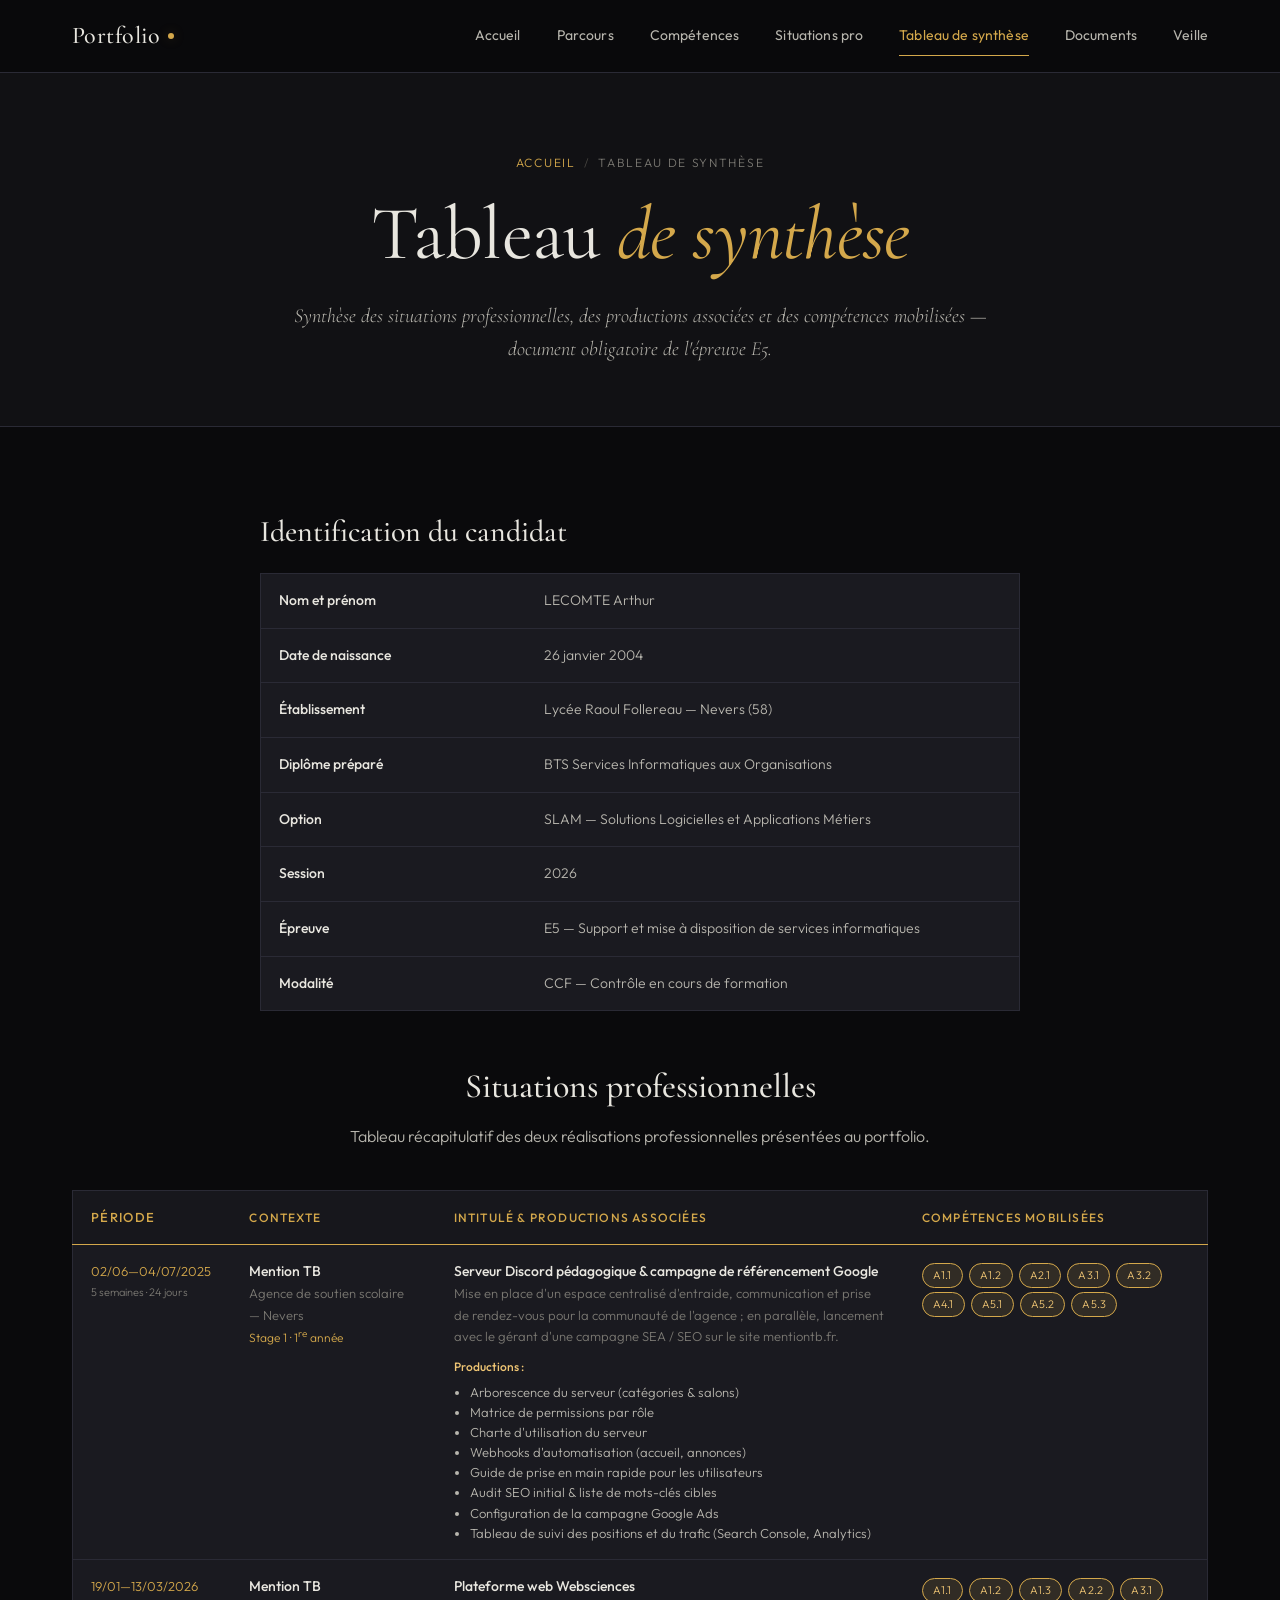
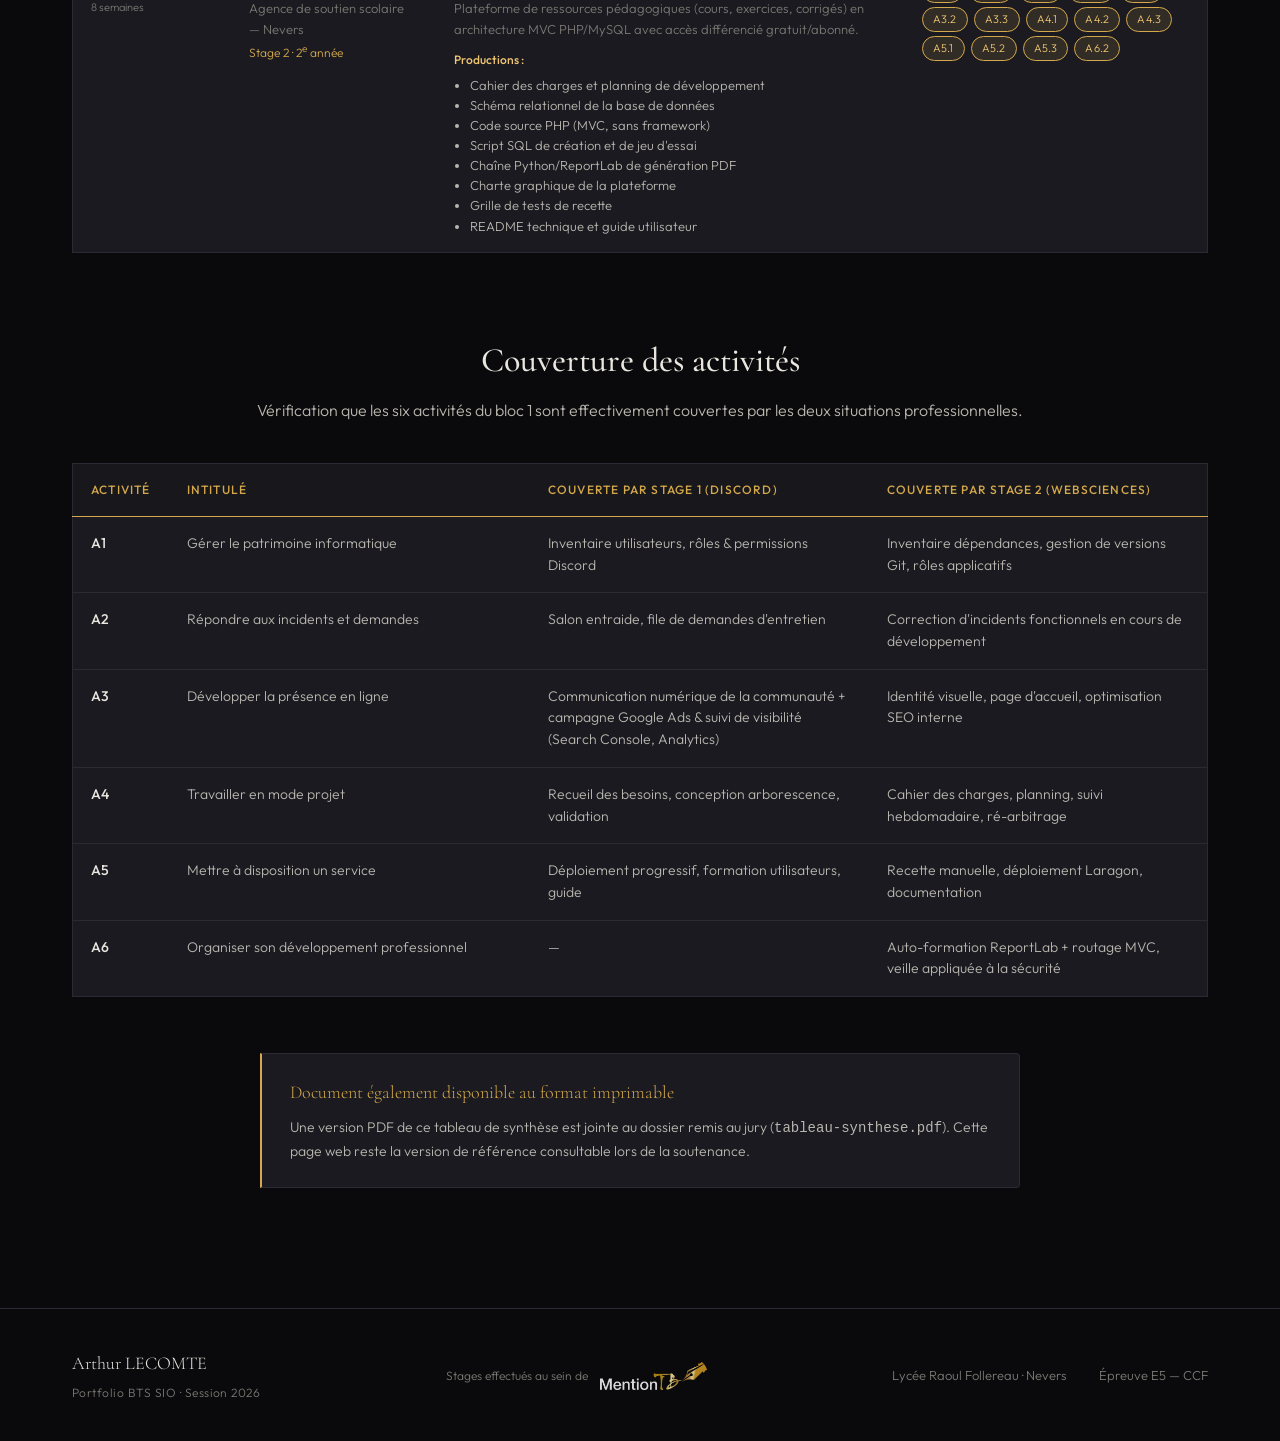
<file: pages/tableau-synthese.html>
<!DOCTYPE html>
<html lang="fr">
<head>
  <meta charset="UTF-8">
  <meta name="viewport" content="width=device-width, initial-scale=1.0">
  <title>Tableau de synthèse — Portfolio Arthur LECOMTE</title>
  <meta name="description" content="Tableau de synthèse de l'épreuve E5 — Récapitulatif des situations professionnelles, productions et compétences mobilisées.">
  <meta name="author" content="Arthur LECOMTE">
  <meta name="robots" content="index, follow">
  <meta property="og:type" content="website">
  <meta property="og:title" content="Tableau de synthèse — Portfolio Arthur LECOMTE">
  <meta property="og:description" content="Tableau de synthèse de l'épreuve E5 — Récapitulatif des situations professionnelles, productions et compétences mobilisées.">
  <meta property="og:image" content="../assets/arthur-avatar.jpg">
  <meta property="og:locale" content="fr_FR">
  <link rel="preconnect" href="https://fonts.googleapis.com">
  <link rel="preconnect" href="https://fonts.gstatic.com" crossorigin>
  <link href="https://fonts.googleapis.com/css2?family=Cormorant+Garamond:ital,wght@0,400;0,500;0,600;0,700;1,400;1,500&family=Outfit:wght@300;400;500;600;700&family=JetBrains+Mono:wght@400;500&display=swap" rel="stylesheet">
  <link rel="stylesheet" href="../css/style.css">
</head>
<body>

<header class="site-header">
  <div class="container header-inner">
    <a href="../index.html" class="logo">
      <span class="logo-text">Portfolio</span>
      <span class="logo-dot"></span>
    </a>
    <nav class="main-nav">
      <a href="../index.html">Accueil</a>
      <a href="parcours.html">Parcours</a>
      <a href="competences.html">Compétences</a>
      <a href="situations.html">Situations pro</a>
      <a href="tableau-synthese.html" class="active">Tableau de synthèse</a>
      <a href="attestations.html">Documents</a>
      <a href="veille.html">Veille</a>
    </nav>
  </div>
</header>

<section class="page-hero">
  <div class="container">
    <div class="breadcrumb">
      <a href="../index.html">Accueil</a><span class="sep">/</span>Tableau de synthèse
    </div>
    <h1 class="page-title">Tableau <em>de synthèse</em></h1>
    <p class="page-subtitle">Synthèse des situations professionnelles, des productions associées et des compétences mobilisées — document obligatoire de l'épreuve E5.</p>
  </div>
</section>

<section class="page-content">
  <div class="container">

    <div style="max-width: 760px; margin: 0 auto 48px;">
      <h2 style="font-family:var(--font-serif);font-size:30px;font-weight:500;color:var(--text);margin-bottom:16px;">Identification du candidat</h2>
      <table class="synthesis-table" style="margin: 0;">
        <tbody>
          <tr><td style="width: 35%;"><strong>Nom et prénom</strong></td><td>LECOMTE Arthur</td></tr>
          <tr><td><strong>Date de naissance</strong></td><td>26 janvier 2004</td></tr>
          <tr><td><strong>Établissement</strong></td><td>Lycée Raoul Follereau — Nevers (58)</td></tr>
          <tr><td><strong>Diplôme préparé</strong></td><td>BTS Services Informatiques aux Organisations</td></tr>
          <tr><td><strong>Option</strong></td><td>SLAM — Solutions Logicielles et Applications Métiers</td></tr>
          <tr><td><strong>Session</strong></td><td>2026</td></tr>
          <tr><td><strong>Épreuve</strong></td><td>E5 — Support et mise à disposition de services informatiques</td></tr>
          <tr><td><strong>Modalité</strong></td><td>CCF — Contrôle en cours de formation</td></tr>
        </tbody>
      </table>
    </div>

    <h2 style="font-family:var(--font-serif);font-size:34px;font-weight:500;color:var(--text);margin-bottom:8px;text-align:center;">Situations professionnelles</h2>
    <p style="text-align:center;color:var(--text-soft);margin-bottom:40px;">Tableau récapitulatif des deux réalisations professionnelles présentées au portfolio.</p>

    <table class="synthesis-table">
      <thead>
        <tr>
          <th class="col-period">Période</th>
          <th class="col-stage">Contexte</th>
          <th>Intitulé &amp; productions associées</th>
          <th>Compétences mobilisées</th>
        </tr>
      </thead>
      <tbody>
        <tr>
          <td class="col-period">
            02/06—04/07/2025<br>
            <span style="color:var(--text-muted);font-size:11px;">5 semaines · 24 jours</span>
          </td>
          <td>
            <strong>Mention TB</strong><br>
            <span style="color:var(--text-muted);font-size:13px;">Agence de soutien scolaire — Nevers</span><br>
            <span style="color:var(--gold);font-size:12px;">Stage 1 · 1<sup>re</sup> année</span>
          </td>
          <td>
            <strong>Serveur Discord pédagogique &amp; campagne de référencement Google</strong><br>
            <span style="font-size:13px;color:var(--text-muted);">Mise en place d'un espace centralisé d'entraide, communication et prise de rendez-vous pour la communauté de l'agence ; en parallèle, lancement avec le gérant d'une campagne SEA / SEO sur le site mentiontb.fr.</span>
            <div style="margin-top:8px;">
              <strong style="font-size:12px;color:var(--gold-bright);">Productions :</strong>
              <ul style="margin: 4px 0 0 16px; font-size: 13px; color: var(--text-soft);">
                <li>Arborescence du serveur (catégories &amp; salons)</li>
                <li>Matrice de permissions par rôle</li>
                <li>Charte d'utilisation du serveur</li>
                <li>Webhooks d'automatisation (accueil, annonces)</li>
                <li>Guide de prise en main rapide pour les utilisateurs</li>
                <li>Audit SEO initial &amp; liste de mots-clés cibles</li>
                <li>Configuration de la campagne Google Ads</li>
                <li>Tableau de suivi des positions et du trafic (Search Console, Analytics)</li>
              </ul>
            </div>
          </td>
          <td>
            <span class="comp-pill">A1.1</span>
            <span class="comp-pill">A1.2</span>
            <span class="comp-pill">A2.1</span>
            <span class="comp-pill">A3.1</span>
            <span class="comp-pill">A3.2</span>
            <span class="comp-pill">A4.1</span>
            <span class="comp-pill">A5.1</span>
            <span class="comp-pill">A5.2</span>
            <span class="comp-pill">A5.3</span>
          </td>
        </tr>

        <tr>
          <td class="col-period">
            19/01—13/03/2026<br>
            <span style="color:var(--text-muted);font-size:11px;">8 semaines</span>
          </td>
          <td>
            <strong>Mention TB</strong><br>
            <span style="color:var(--text-muted);font-size:13px;">Agence de soutien scolaire — Nevers</span><br>
            <span style="color:var(--gold);font-size:12px;">Stage 2 · 2<sup>e</sup> année</span>
          </td>
          <td>
            <strong>Plateforme web Websciences</strong><br>
            <span style="font-size:13px;color:var(--text-muted);">Plateforme de ressources pédagogiques (cours, exercices, corrigés) en architecture MVC PHP/MySQL avec accès différencié gratuit/abonné.</span>
            <div style="margin-top:8px;">
              <strong style="font-size:12px;color:var(--gold-bright);">Productions :</strong>
              <ul style="margin: 4px 0 0 16px; font-size: 13px; color: var(--text-soft);">
                <li>Cahier des charges et planning de développement</li>
                <li>Schéma relationnel de la base de données</li>
                <li>Code source PHP (MVC, sans framework)</li>
                <li>Script SQL de création et de jeu d'essai</li>
                <li>Chaîne Python/ReportLab de génération PDF</li>
                <li>Charte graphique de la plateforme</li>
                <li>Grille de tests de recette</li>
                <li>README technique et guide utilisateur</li>
              </ul>
            </div>
          </td>
          <td>
            <span class="comp-pill">A1.1</span>
            <span class="comp-pill">A1.2</span>
            <span class="comp-pill">A1.3</span>
            <span class="comp-pill">A2.2</span>
            <span class="comp-pill">A3.1</span>
            <span class="comp-pill">A3.2</span>
            <span class="comp-pill">A3.3</span>
            <span class="comp-pill">A4.1</span>
            <span class="comp-pill">A4.2</span>
            <span class="comp-pill">A4.3</span>
            <span class="comp-pill">A5.1</span>
            <span class="comp-pill">A5.2</span>
            <span class="comp-pill">A5.3</span>
            <span class="comp-pill">A6.2</span>
          </td>
        </tr>
      </tbody>
    </table>

    <!-- Couverture des activités -->
    <h2 style="font-family:var(--font-serif);font-size:34px;font-weight:500;color:var(--text);margin: 80px 0 8px;text-align:center;">Couverture des activités</h2>
    <p style="text-align:center;color:var(--text-soft);margin-bottom:40px;">Vérification que les six activités du bloc 1 sont effectivement couvertes par les deux situations professionnelles.</p>

    <table class="synthesis-table">
      <thead>
        <tr>
          <th style="width:8%;">Activité</th>
          <th style="width:32%;">Intitulé</th>
          <th style="width:30%;">Couverte par stage 1 (Discord)</th>
          <th style="width:30%;">Couverte par stage 2 (Websciences)</th>
        </tr>
      </thead>
      <tbody>
        <tr>
          <td><strong>A1</strong></td>
          <td>Gérer le patrimoine informatique</td>
          <td>Inventaire utilisateurs, rôles &amp; permissions Discord</td>
          <td>Inventaire dépendances, gestion de versions Git, rôles applicatifs</td>
        </tr>
        <tr>
          <td><strong>A2</strong></td>
          <td>Répondre aux incidents et demandes</td>
          <td>Salon entraide, file de demandes d'entretien</td>
          <td>Correction d'incidents fonctionnels en cours de développement</td>
        </tr>
        <tr>
          <td><strong>A3</strong></td>
          <td>Développer la présence en ligne</td>
          <td>Communication numérique de la communauté + campagne Google Ads &amp; suivi de visibilité (Search Console, Analytics)</td>
          <td>Identité visuelle, page d'accueil, optimisation SEO interne</td>
        </tr>
        <tr>
          <td><strong>A4</strong></td>
          <td>Travailler en mode projet</td>
          <td>Recueil des besoins, conception arborescence, validation</td>
          <td>Cahier des charges, planning, suivi hebdomadaire, ré-arbitrage</td>
        </tr>
        <tr>
          <td><strong>A5</strong></td>
          <td>Mettre à disposition un service</td>
          <td>Déploiement progressif, formation utilisateurs, guide</td>
          <td>Recette manuelle, déploiement Laragon, documentation</td>
        </tr>
        <tr>
          <td><strong>A6</strong></td>
          <td>Organiser son développement professionnel</td>
          <td>—</td>
          <td>Auto-formation ReportLab + routage MVC, veille appliquée à la sécurité</td>
        </tr>
      </tbody>
    </table>

    <div class="info-box" style="max-width: 760px; margin: 56px auto 0;">
      <div class="info-box-title">Document également disponible au format imprimable</div>
      <p style="margin: 0; color: var(--text-soft); font-size: 14px;">Une version PDF de ce tableau de synthèse est jointe au dossier remis au jury (<code>tableau-synthese.pdf</code>). Cette page web reste la version de référence consultable lors de la soutenance.</p>
    </div>

  </div>
</section>

<footer class="site-footer">
  <div class="container footer-inner">
    <div class="footer-brand">
      <span class="footer-logo">Arthur LECOMTE</span>
      <span class="footer-tag">Portfolio BTS SIO · Session 2026</span>
    </div>
    <div class="footer-partner">
      <span>Stages effectués au sein de</span>
      <img src="../assets/logo-mention-tb.png" alt="Mention TB">
    </div>
    <div class="footer-meta">
      <span>Lycée Raoul Follereau · Nevers</span>
      <span>Épreuve E5 — CCF</span>
    </div>
  </div>
</footer>

<script src="../js/main.js"></script>
</body>
</html>
</file>
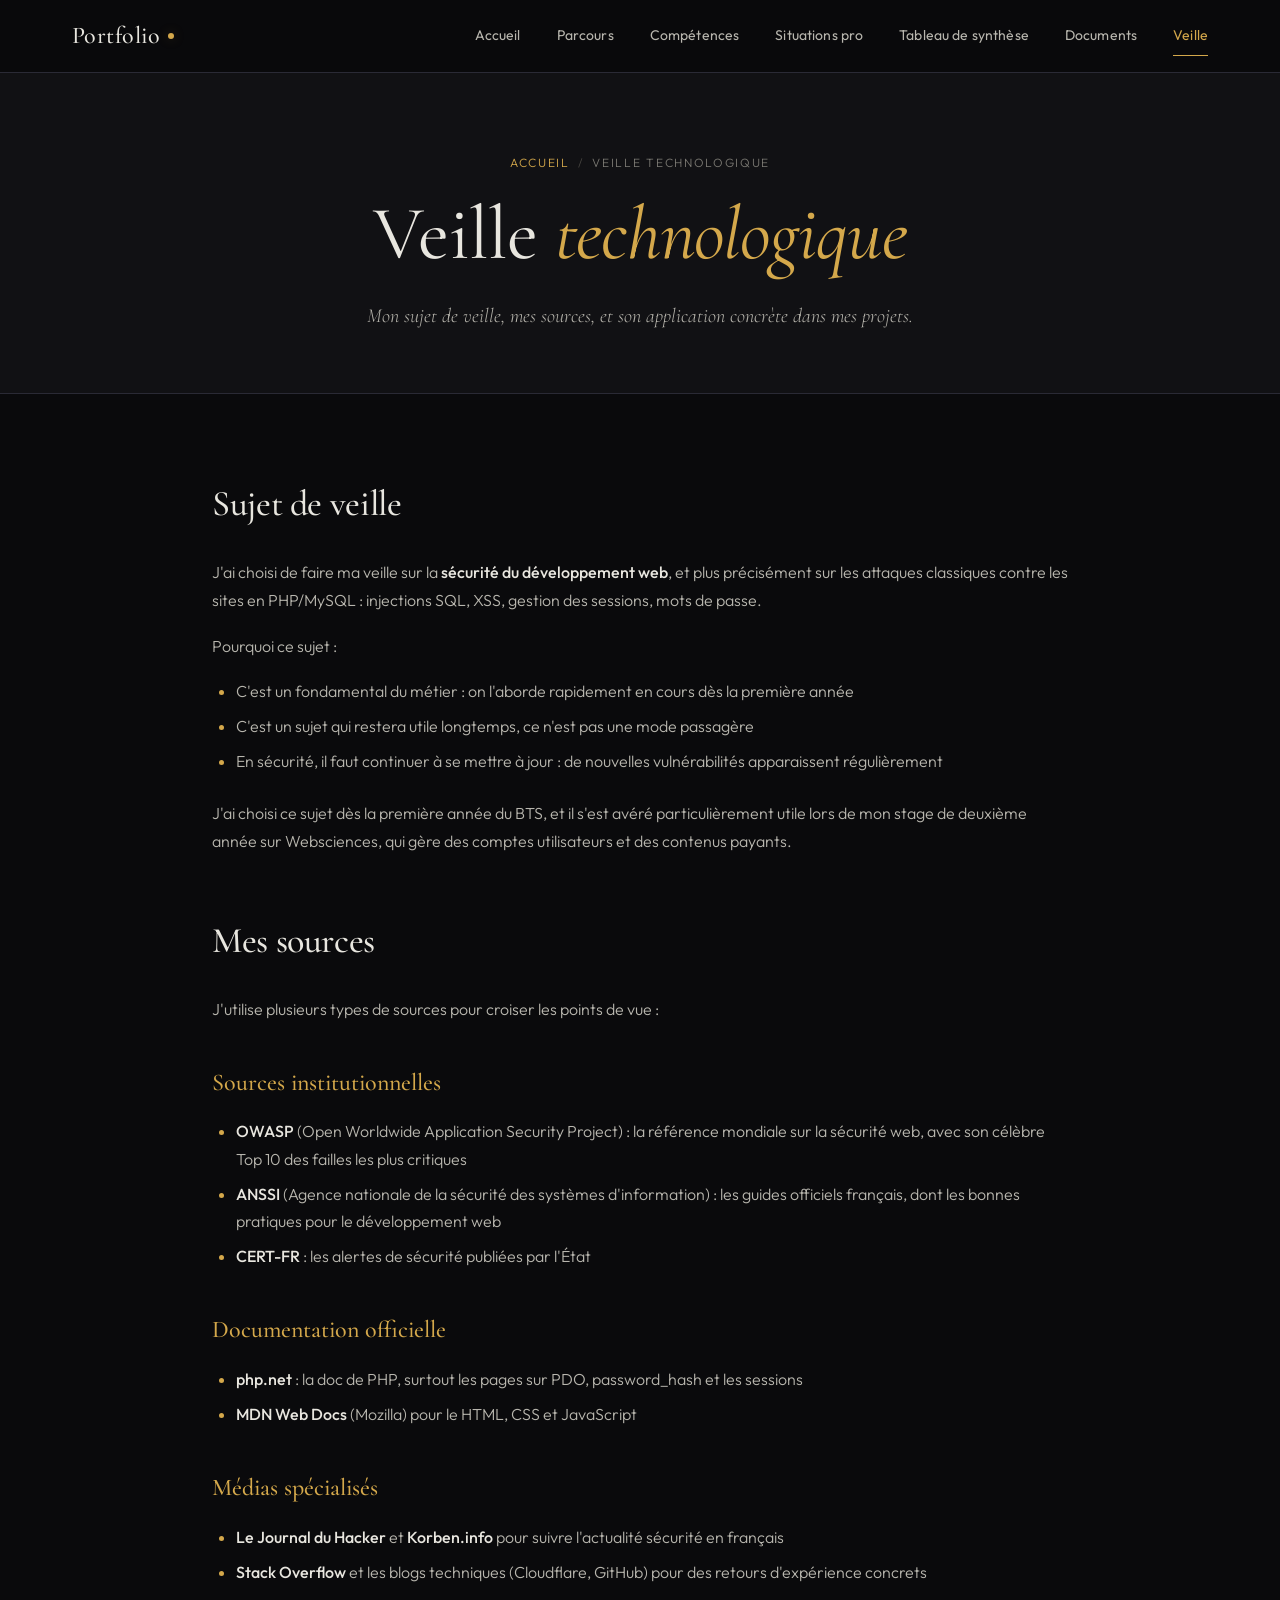
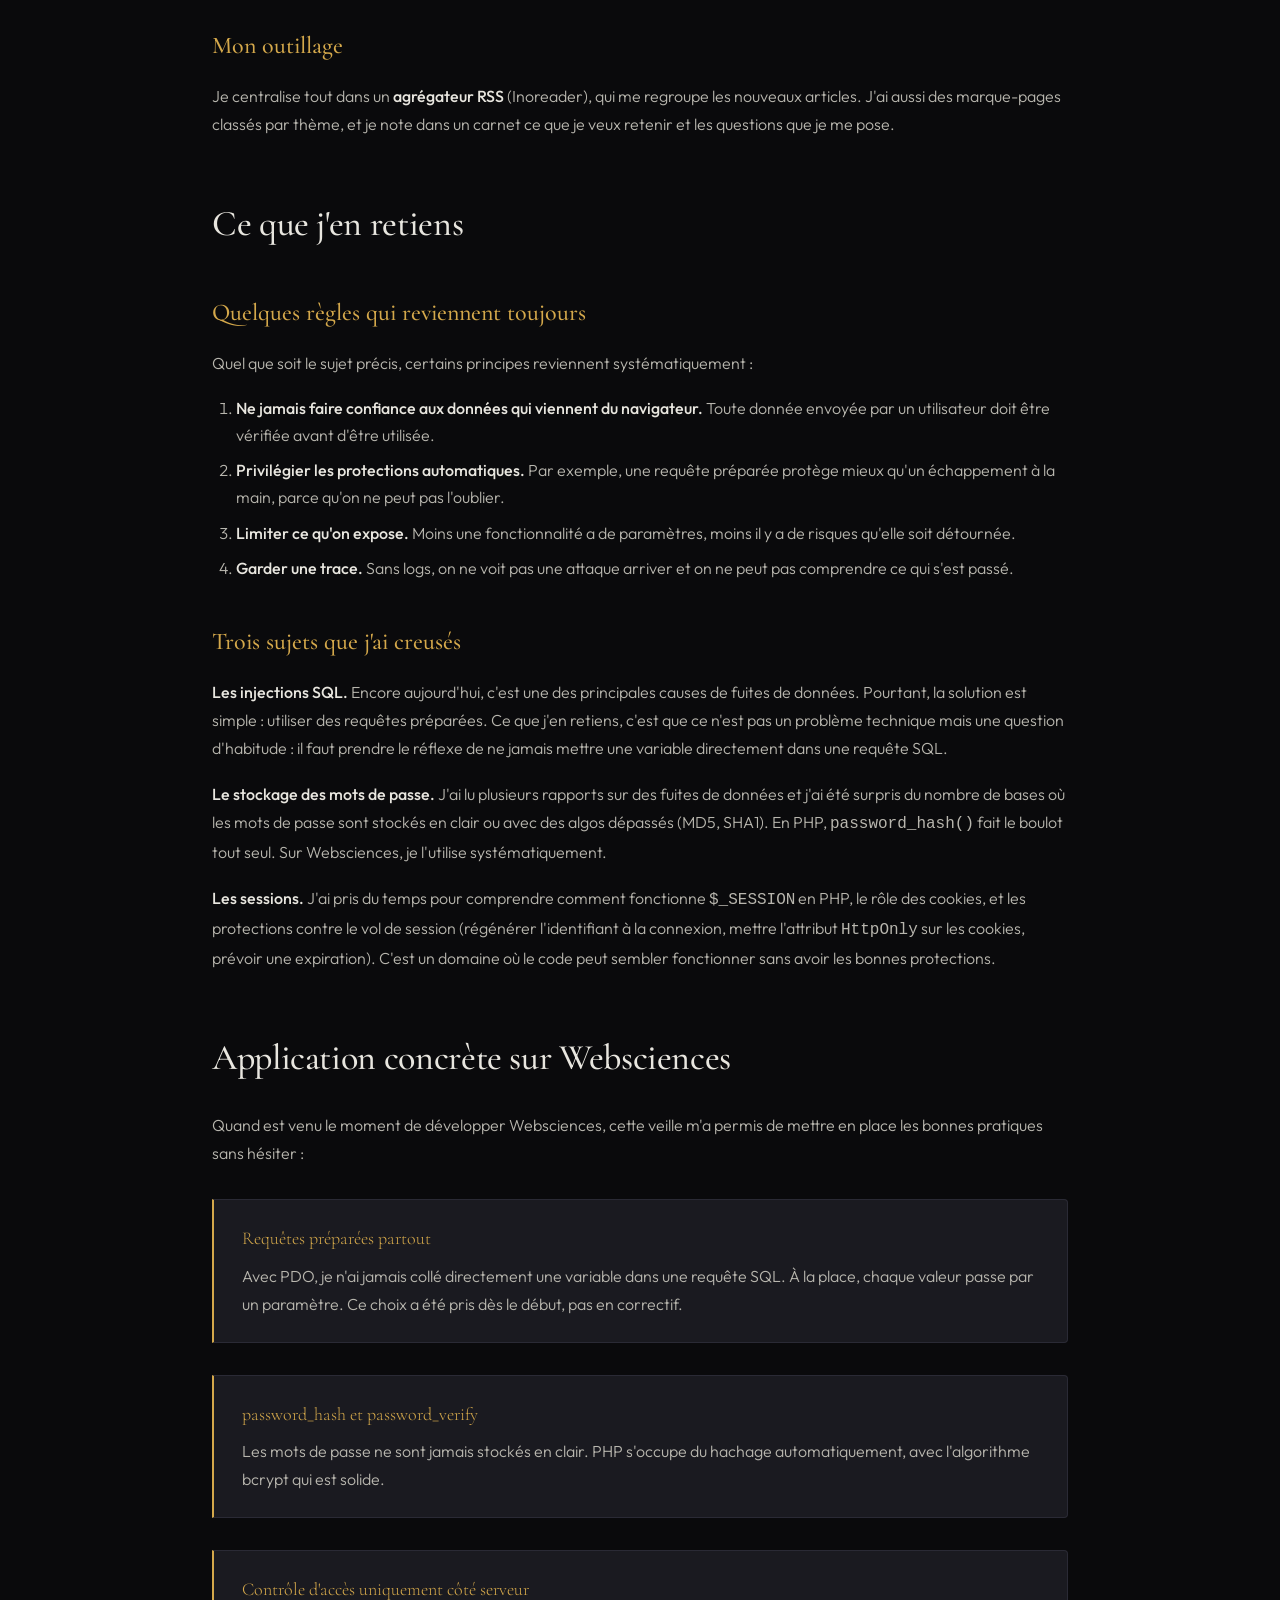
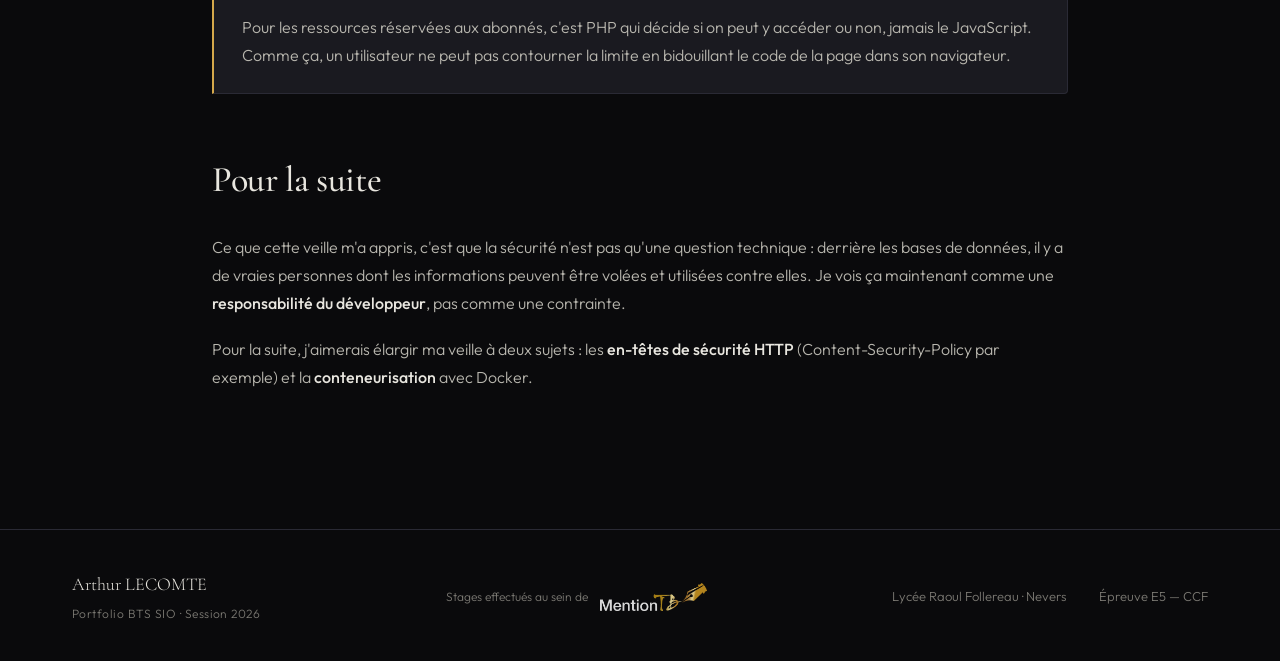
<file: pages/veille.html>
<!DOCTYPE html>
<html lang="fr">
<head>
  <meta charset="UTF-8">
  <meta name="viewport" content="width=device-width, initial-scale=1.0">
  <title>Veille technologique — Portfolio Arthur LECOMTE</title>
  <meta name="description" content="Veille technologique sur la sécurité du développement web : OWASP, ANSSI, CERT-FR, et impact concret sur mes choix techniques.">
  <meta name="author" content="Arthur LECOMTE">
  <meta name="robots" content="index, follow">
  <meta property="og:type" content="website">
  <meta property="og:title" content="Veille technologique — Portfolio Arthur LECOMTE">
  <meta property="og:description" content="Veille technologique sur la sécurité du développement web : OWASP, ANSSI, CERT-FR, et impact concret sur mes choix techniques.">
  <meta property="og:image" content="../assets/arthur-avatar.jpg">
  <meta property="og:locale" content="fr_FR">
  <link rel="preconnect" href="https://fonts.googleapis.com">
  <link rel="preconnect" href="https://fonts.gstatic.com" crossorigin>
  <link href="https://fonts.googleapis.com/css2?family=Cormorant+Garamond:ital,wght@0,400;0,500;0,600;0,700;1,400;1,500&family=Outfit:wght@300;400;500;600;700&family=JetBrains+Mono:wght@400;500&display=swap" rel="stylesheet">
  <link rel="stylesheet" href="../css/style.css">
</head>
<body>

<header class="site-header">
  <div class="container header-inner">
    <a href="../index.html" class="logo">
      <span class="logo-text">Portfolio</span>
      <span class="logo-dot"></span>
    </a>
    <nav class="main-nav">
      <a href="../index.html">Accueil</a>
      <a href="parcours.html">Parcours</a>
      <a href="competences.html">Compétences</a>
      <a href="situations.html">Situations pro</a>
      <a href="tableau-synthese.html">Tableau de synthèse</a>
      <a href="attestations.html">Documents</a>
      <a href="veille.html" class="active">Veille</a>
    </nav>
  </div>
</header>

<section class="page-hero">
  <div class="container">
    <div class="breadcrumb">
      <a href="../index.html">Accueil</a><span class="sep">/</span>Veille technologique
    </div>
    <h1 class="page-title">Veille <em>technologique</em></h1>
    <p class="page-subtitle">Mon sujet de veille, mes sources, et son application concrète dans mes projets.</p>
  </div>
</section>

<section class="page-content">
  <div class="container container-narrow">
    <div class="prose">

      <h2>Sujet de veille</h2>
      <p>J'ai choisi de faire ma veille sur la <strong>sécurité du développement web</strong>, et plus précisément sur les attaques classiques contre les sites en PHP/MySQL : injections SQL, XSS, gestion des sessions, mots de passe.</p>

      <p>Pourquoi ce sujet :</p>
      <ul>
        <li>C'est un fondamental du métier : on l'aborde rapidement en cours dès la première année</li>
        <li>C'est un sujet qui restera utile longtemps, ce n'est pas une mode passagère</li>
        <li>En sécurité, il faut continuer à se mettre à jour : de nouvelles vulnérabilités apparaissent régulièrement</li>
      </ul>

      <p>J'ai choisi ce sujet dès la première année du BTS, et il s'est avéré particulièrement utile lors de mon stage de deuxième année sur Websciences, qui gère des comptes utilisateurs et des contenus payants.</p>

      <h2>Mes sources</h2>
      <p>J'utilise plusieurs types de sources pour croiser les points de vue :</p>

      <h3>Sources institutionnelles</h3>
      <ul>
        <li><strong>OWASP</strong> (Open Worldwide Application Security Project) : la référence mondiale sur la sécurité web, avec son célèbre Top 10 des failles les plus critiques</li>
        <li><strong>ANSSI</strong> (Agence nationale de la sécurité des systèmes d'information) : les guides officiels français, dont les bonnes pratiques pour le développement web</li>
        <li><strong>CERT-FR</strong> : les alertes de sécurité publiées par l'État</li>
      </ul>

      <h3>Documentation officielle</h3>
      <ul>
        <li><strong>php.net</strong> : la doc de PHP, surtout les pages sur PDO, password_hash et les sessions</li>
        <li><strong>MDN Web Docs</strong> (Mozilla) pour le HTML, CSS et JavaScript</li>
      </ul>

      <h3>Médias spécialisés</h3>
      <ul>
        <li><strong>Le Journal du Hacker</strong> et <strong>Korben.info</strong> pour suivre l'actualité sécurité en français</li>
        <li><strong>Stack Overflow</strong> et les blogs techniques (Cloudflare, GitHub) pour des retours d'expérience concrets</li>
      </ul>

      <h3>Mon outillage</h3>
      <p>Je centralise tout dans un <strong>agrégateur RSS</strong> (Inoreader), qui me regroupe les nouveaux articles. J'ai aussi des marque-pages classés par thème, et je note dans un carnet ce que je veux retenir et les questions que je me pose.</p>

      <h2>Ce que j'en retiens</h2>

      <h3>Quelques règles qui reviennent toujours</h3>

      <p>Quel que soit le sujet précis, certains principes reviennent systématiquement :</p>
      <ol>
        <li><strong>Ne jamais faire confiance aux données qui viennent du navigateur.</strong> Toute donnée envoyée par un utilisateur doit être vérifiée avant d'être utilisée.</li>
        <li><strong>Privilégier les protections automatiques.</strong> Par exemple, une requête préparée protège mieux qu'un échappement à la main, parce qu'on ne peut pas l'oublier.</li>
        <li><strong>Limiter ce qu'on expose.</strong> Moins une fonctionnalité a de paramètres, moins il y a de risques qu'elle soit détournée.</li>
        <li><strong>Garder une trace.</strong> Sans logs, on ne voit pas une attaque arriver et on ne peut pas comprendre ce qui s'est passé.</li>
      </ol>

      <h3>Trois sujets que j'ai creusés</h3>

      <p><strong>Les injections SQL.</strong> Encore aujourd'hui, c'est une des principales causes de fuites de données. Pourtant, la solution est simple : utiliser des requêtes préparées. Ce que j'en retiens, c'est que ce n'est pas un problème technique mais une question d'habitude : il faut prendre le réflexe de ne jamais mettre une variable directement dans une requête SQL.</p>

      <p><strong>Le stockage des mots de passe.</strong> J'ai lu plusieurs rapports sur des fuites de données et j'ai été surpris du nombre de bases où les mots de passe sont stockés en clair ou avec des algos dépassés (MD5, SHA1). En PHP, <code>password_hash()</code> fait le boulot tout seul. Sur Websciences, je l'utilise systématiquement.</p>

      <p><strong>Les sessions.</strong> J'ai pris du temps pour comprendre comment fonctionne <code>$_SESSION</code> en PHP, le rôle des cookies, et les protections contre le vol de session (régénérer l'identifiant à la connexion, mettre l'attribut <code>HttpOnly</code> sur les cookies, prévoir une expiration). C'est un domaine où le code peut sembler fonctionner sans avoir les bonnes protections.</p>

      <h2>Application concrète sur Websciences</h2>

      <p>Quand est venu le moment de développer Websciences, cette veille m'a permis de mettre en place les bonnes pratiques sans hésiter :</p>

      <div class="info-box">
        <div class="info-box-title">Requêtes préparées partout</div>
        <p style="margin: 0;">Avec PDO, je n'ai jamais collé directement une variable dans une requête SQL. À la place, chaque valeur passe par un paramètre. Ce choix a été pris dès le début, pas en correctif.</p>
      </div>

      <div class="info-box">
        <div class="info-box-title">password_hash et password_verify</div>
        <p style="margin: 0;">Les mots de passe ne sont jamais stockés en clair. PHP s'occupe du hachage automatiquement, avec l'algorithme bcrypt qui est solide.</p>
      </div>

      <div class="info-box">
        <div class="info-box-title">Contrôle d'accès uniquement côté serveur</div>
        <p style="margin: 0;">Pour les ressources réservées aux abonnés, c'est PHP qui décide si on peut y accéder ou non, jamais le JavaScript. Comme ça, un utilisateur ne peut pas contourner la limite en bidouillant le code de la page dans son navigateur.</p>
      </div>

      <h2>Pour la suite</h2>

      <p>Ce que cette veille m'a appris, c'est que la sécurité n'est pas qu'une question technique : derrière les bases de données, il y a de vraies personnes dont les informations peuvent être volées et utilisées contre elles. Je vois ça maintenant comme une <strong>responsabilité du développeur</strong>, pas comme une contrainte.</p>

      <p>Pour la suite, j'aimerais élargir ma veille à deux sujets : les <strong>en-têtes de sécurité HTTP</strong> (Content-Security-Policy par exemple) et la <strong>conteneurisation</strong> avec Docker.</p>

    </div>
  </div>
</section>

<footer class="site-footer">
  <div class="container footer-inner">
    <div class="footer-brand">
      <span class="footer-logo">Arthur LECOMTE</span>
      <span class="footer-tag">Portfolio BTS SIO · Session 2026</span>
    </div>
    <div class="footer-partner">
      <span>Stages effectués au sein de</span>
      <img src="../assets/logo-mention-tb.png" alt="Mention TB">
    </div>
    <div class="footer-meta">
      <span>Lycée Raoul Follereau · Nevers</span>
      <span>Épreuve E5 — CCF</span>
    </div>
  </div>
</footer>

<script src="../js/main.js"></script>
</body>
</html>
</file>
<file: css/style.css>
/* ==========================================================================
   PORTFOLIO BTS SIO — ARTHUR LECOMTE
   Charte graphique : noir profond / or / blanc cassé
   Inspirée de la plateforme Websciences (cohérence du dossier pro)
   ========================================================================== */

/* ----- RESET & BASE ----- */
* { margin: 0; padding: 0; box-sizing: border-box; }

:root {
  /* Couleurs */
  --bg-deep:        #0a0a0c;
  --bg:             #111114;
  --bg-elev:        #17171c;
  --bg-card:        #1a1a20;
  --bg-card-hover:  #20202a;
  --border:         #2a2a35;
  --border-strong:  #3a3a48;

  --gold:           #d4a84b;
  --gold-bright:    #f0c674;
  --gold-soft:      rgba(212, 168, 75, 0.12);
  --gold-glow:      rgba(212, 168, 75, 0.25);

  --text:           #e8e6df;
  --text-soft:      #b8b6ae;
  --text-muted:     #7a7872;
  --text-dim:       #4a4843;

  --accent-green:   #5d9b7a;

  /* Typographie */
  --font-serif:     'Cormorant Garamond', 'Times New Roman', Georgia, serif;
  --font-sans:      'Outfit', -apple-system, BlinkMacSystemFont, 'Segoe UI', sans-serif;
  --font-mono:      'JetBrains Mono', 'SF Mono', Consolas, monospace;

  /* Espacement */
  --container:      1200px;
  --container-narrow: 920px;
}

html { scroll-behavior: smooth; }

body {
  font-family: var(--font-sans);
  font-weight: 300;
  font-size: 16px;
  line-height: 1.65;
  color: var(--text);
  background: var(--bg-deep);
  overflow-x: hidden;
  -webkit-font-smoothing: antialiased;
  -moz-osx-font-smoothing: grayscale;
}

img { max-width: 100%; height: auto; display: block; }
a { color: inherit; text-decoration: none; }

.container {
  width: 100%;
  max-width: var(--container);
  margin: 0 auto;
  padding: 0 32px;
}
.container-narrow { max-width: var(--container-narrow); }

em { font-style: italic; color: var(--gold); }

/* ==========================================================================
   HEADER
   ========================================================================== */
.site-header {
  position: sticky;
  top: 0;
  z-index: 100;
  background: rgba(10, 10, 12, 0.85);
  backdrop-filter: blur(16px);
  -webkit-backdrop-filter: blur(16px);
  border-bottom: 1px solid var(--border);
}

.header-inner {
  display: flex;
  justify-content: space-between;
  align-items: center;
  height: 72px;
}

.logo {
  display: flex;
  align-items: center;
  gap: 8px;
  font-family: var(--font-serif);
  font-size: 24px;
  font-weight: 500;
  letter-spacing: 0.02em;
}
.logo-text { color: var(--text); }
.logo-dot {
  width: 6px;
  height: 6px;
  border-radius: 50%;
  background: var(--gold);
  box-shadow: 0 0 12px var(--gold-glow);
}

.main-nav {
  display: flex;
  gap: 36px;
}
.main-nav a {
  position: relative;
  font-size: 14px;
  font-weight: 400;
  color: var(--text-soft);
  letter-spacing: 0.01em;
  transition: color 0.2s;
  padding: 4px 0;
}
.main-nav a:hover { color: var(--text); }
.main-nav a.active { color: var(--gold); }
.main-nav a.active::after {
  content: '';
  position: absolute;
  bottom: -4px;
  left: 0;
  right: 0;
  height: 1px;
  background: var(--gold);
}

/* ==========================================================================
   HERO
   ========================================================================== */
.hero {
  position: relative;
  min-height: 88vh;
  display: flex;
  align-items: center;
  background: radial-gradient(ellipse at center, #15151a 0%, var(--bg-deep) 70%);
  overflow: hidden;
  padding: 80px 0;
}

.hero::before {
  content: '';
  position: absolute;
  width: 700px;
  height: 700px;
  border: 1px solid var(--border);
  border-radius: 50%;
  top: 50%;
  left: 50%;
  transform: translate(-50%, -50%);
  opacity: 0.5;
}
.hero::after {
  content: '';
  position: absolute;
  width: 1100px;
  height: 1100px;
  border: 1px solid var(--border);
  border-radius: 50%;
  top: 50%;
  left: 50%;
  transform: translate(-50%, -50%);
  opacity: 0.3;
}

.hero-bg-formulas {
  position: absolute;
  inset: 0;
  pointer-events: none;
}
.hero-bg-formulas span {
  position: absolute;
  font-family: var(--font-mono);
  font-size: 14px;
  color: var(--text-dim);
  opacity: 0.4;
  white-space: nowrap;
}

.hero-inner {
  position: relative;
  text-align: center;
  z-index: 2;
}

.hero-tag {
  display: inline-flex;
  align-items: center;
  gap: 10px;
  padding: 8px 20px;
  border: 1px solid var(--gold);
  border-radius: 100px;
  font-size: 12px;
  font-weight: 500;
  letter-spacing: 0.18em;
  color: var(--gold);
  margin-bottom: 40px;
  background: rgba(212, 168, 75, 0.04);
}
.hero-tag .dot {
  width: 6px;
  height: 6px;
  background: var(--gold);
  border-radius: 50%;
  box-shadow: 0 0 8px var(--gold);
}

.hero-title {
  font-family: var(--font-serif);
  font-size: clamp(56px, 9vw, 128px);
  font-weight: 400;
  line-height: 1.05;
  letter-spacing: -0.02em;
  margin-bottom: 32px;
  color: var(--text);
}

.hero-subtitle {
  font-family: var(--font-serif);
  font-size: clamp(20px, 2.4vw, 28px);
  font-weight: 300;
  font-style: italic;
  color: var(--text-soft);
  margin-bottom: 56px;
  line-height: 1.5;
}

.hero-meta {
  display: flex;
  justify-content: center;
  gap: 64px;
  margin-bottom: 56px;
  flex-wrap: wrap;
}
.meta-item {
  display: flex;
  flex-direction: column;
  gap: 6px;
  text-align: left;
}
.meta-label {
  font-size: 11px;
  font-weight: 500;
  letter-spacing: 0.16em;
  color: var(--gold);
  text-transform: uppercase;
}
.meta-value {
  font-family: var(--font-serif);
  font-size: 17px;
  color: var(--text);
}

.hero-cta {
  display: flex;
  justify-content: center;
  gap: 16px;
  flex-wrap: wrap;
}

.btn {
  display: inline-flex;
  align-items: center;
  gap: 10px;
  padding: 16px 36px;
  border-radius: 100px;
  font-family: var(--font-sans);
  font-size: 14px;
  font-weight: 500;
  letter-spacing: 0.04em;
  border: 1px solid transparent;
  cursor: pointer;
  transition: all 0.25s;
  white-space: nowrap;
}
.btn-primary {
  background: var(--gold);
  color: #0a0a0c;
  box-shadow: 0 0 0 0 var(--gold-glow);
}
.btn-primary:hover {
  background: var(--gold-bright);
  box-shadow: 0 0 32px var(--gold-glow);
  transform: translateY(-1px);
}
.btn-ghost {
  background: transparent;
  color: var(--text);
  border-color: var(--border-strong);
}
.btn-ghost:hover {
  background: var(--bg-card);
  border-color: var(--gold);
  color: var(--gold);
}

/* ==========================================================================
   SECTIONS GÉNÉRIQUES
   ========================================================================== */
.section {
  padding: 120px 0;
  position: relative;
}

.section-eyebrow {
  display: block;
  font-size: 11px;
  font-weight: 500;
  letter-spacing: 0.22em;
  color: var(--gold);
  text-transform: uppercase;
  text-align: center;
  margin-bottom: 24px;
}

.section-title {
  font-family: var(--font-serif);
  font-size: clamp(36px, 5vw, 64px);
  font-weight: 400;
  line-height: 1.1;
  letter-spacing: -0.01em;
  text-align: center;
  margin-bottom: 24px;
}
.section-title em { font-style: italic; }

.section-lead {
  font-family: var(--font-serif);
  font-size: 19px;
  font-weight: 300;
  line-height: 1.6;
  text-align: center;
  color: var(--text-soft);
  max-width: 720px;
  margin: 0 auto 64px;
}

/* Hairline gold sous le titre */
.section-title + .section-lead::before {
  content: '';
  display: block;
  width: 48px;
  height: 1px;
  background: var(--gold);
  margin: 32px auto 32px;
}

/* ==========================================================================
   PRÉSENTATION
   ========================================================================== */
.section-presentation { background: var(--bg); }

.presentation-grid {
  display: grid;
  grid-template-columns: 1.4fr 1fr;
  gap: 64px;
  align-items: start;
  margin-top: 72px;
}

.presentation-text p {
  font-family: var(--font-serif);
  font-size: 19px;
  font-weight: 300;
  line-height: 1.7;
  color: var(--text-soft);
  margin-bottom: 20px;
}
.presentation-text p strong {
  color: var(--text);
  font-weight: 500;
}

.profile-card {
  background: var(--bg-card);
  border: 1px solid var(--border);
  border-radius: 4px;
  padding: 40px 36px;
  text-align: center;
  position: relative;
}
.profile-card::before {
  content: '';
  position: absolute;
  top: 0; left: 24px; right: 24px;
  height: 1px;
  background: linear-gradient(to right, transparent, var(--gold), transparent);
}

.profile-avatar {
  width: 120px;
  height: 120px;
  margin: 0 auto 24px;
  border-radius: 50%;
  border: 2px solid var(--gold);
  overflow: hidden;
  box-shadow: 0 0 0 4px rgba(212, 168, 75, 0.08), 0 6px 24px rgba(0, 0, 0, 0.4);
  position: relative;
}
.profile-avatar img {
  width: 100%;
  height: 100%;
  object-fit: cover;
  object-position: center 28%;
  display: block;
}

.profile-name {
  font-family: var(--font-serif);
  font-size: 26px;
  font-weight: 500;
  color: var(--text);
  margin-bottom: 6px;
}

.profile-role {
  font-size: 13px;
  letter-spacing: 0.04em;
  color: var(--gold);
  margin-bottom: 32px;
}

.profile-info {
  list-style: none;
  text-align: left;
  border-top: 1px solid var(--border);
  padding-top: 24px;
}
.profile-info li {
  display: flex;
  justify-content: space-between;
  padding: 12px 0;
  border-bottom: 1px solid var(--border);
  font-size: 14px;
}
.profile-info li:last-child { border-bottom: none; }
.profile-info span { color: var(--text-muted); }
.profile-info strong { color: var(--text); font-weight: 400; }

/* Avatar plus grand pour la page parcours */
.profile-avatar-lg {
  width: 220px;
  height: 220px;
  margin: 0 auto 36px;
  border-radius: 50%;
  border: 2px solid var(--gold);
  overflow: hidden;
  box-shadow: 0 0 0 6px rgba(212, 168, 75, 0.06),
              0 0 40px rgba(212, 168, 75, 0.15),
              0 8px 32px rgba(0, 0, 0, 0.5);
}
.profile-avatar-lg img {
  width: 100%;
  height: 100%;
  object-fit: cover;
  object-position: center 25%;
  display: block;
}

/* Bloc identité de l'organisme dans une page situation */
.org-logo-block {
  display: flex;
  align-items: center;
  gap: 28px;
  background: var(--bg-card);
  border: 1px solid var(--border);
  border-radius: 4px;
  padding: 28px 32px;
  margin: 8px 0 40px;
}
.org-logo-block img {
  width: 220px;
  height: auto;
  flex-shrink: 0;
}
.org-logo-info {
  border-left: 1px solid var(--border);
  padding-left: 28px;
  flex: 1;
}
.org-logo-info .org-name {
  font-family: var(--font-serif);
  font-size: 22px;
  color: var(--text);
  margin-bottom: 6px;
}
.org-logo-info .org-detail {
  font-size: 13px;
  color: var(--text-muted);
  line-height: 1.6;
}
.org-logo-info .org-detail strong { color: var(--text-soft); font-weight: 500; }

/* Attestations */
.attestations-grid {
  display: grid;
  grid-template-columns: repeat(2, 1fr);
  gap: 20px;
  margin: 32px 0;
}
.attestation-card {
  display: flex;
  align-items: center;
  gap: 16px;
  background: var(--bg-card);
  border: 1px solid var(--border);
  border-left: 3px solid var(--gold);
  border-radius: 0 4px 4px 0;
  padding: 20px 24px;
  text-decoration: none;
  color: inherit;
  transition: all 0.25s;
}
.attestation-card:hover {
  background: var(--bg-card-hover);
  transform: translateX(4px);
  border-left-color: var(--gold-bright);
}
.attestation-icon {
  width: 44px;
  height: 44px;
  border: 1px solid var(--gold);
  border-radius: 50%;
  display: flex;
  align-items: center;
  justify-content: center;
  background: var(--gold-soft);
  flex-shrink: 0;
  font-family: var(--font-serif);
  font-size: 17px;
  color: var(--gold);
}
.attestation-info { flex: 1; }
.attestation-title {
  font-family: var(--font-serif);
  font-size: 17px;
  color: var(--text);
  margin-bottom: 2px;
}
.attestation-meta {
  font-size: 12px;
  color: var(--text-muted);
  letter-spacing: 0.04em;
}

@media (max-width: 700px) {
  .org-logo-block { flex-direction: column; align-items: flex-start; }
  .org-logo-info { border-left: none; padding-left: 0; border-top: 1px solid var(--border); padding-top: 20px; width: 100%; }
  .org-logo-block img { width: 180px; }
  .attestations-grid { grid-template-columns: 1fr; }
}

/* ==========================================================================
   STAGES
   ========================================================================== */
.section-stages { background: var(--bg-deep); }

.stages-grid {
  display: grid;
  grid-template-columns: repeat(2, 1fr);
  gap: 32px;
  margin-top: 64px;
}

.stage-card {
  background: var(--bg-card);
  border: 1px solid var(--border);
  border-radius: 4px;
  padding: 48px 40px;
  position: relative;
  transition: all 0.3s;
  display: flex;
  flex-direction: column;
}
.stage-card:hover {
  border-color: var(--border-strong);
  transform: translateY(-4px);
}
.stage-card-featured {
  border-color: var(--gold);
  background: linear-gradient(180deg, var(--bg-card) 0%, rgba(212, 168, 75, 0.04) 100%);
}
.stage-card-featured:hover {
  box-shadow: 0 0 48px rgba(212, 168, 75, 0.15);
}

.stage-number {
  font-family: var(--font-serif);
  font-size: 64px;
  font-weight: 400;
  color: var(--gold);
  line-height: 1;
  opacity: 0.85;
  margin-bottom: 16px;
}

.stage-period {
  font-size: 12px;
  letter-spacing: 0.18em;
  text-transform: uppercase;
  color: var(--text-muted);
  margin-bottom: 12px;
}

.stage-title {
  font-family: var(--font-serif);
  font-size: 30px;
  font-weight: 500;
  margin-bottom: 8px;
  color: var(--text);
}

.stage-place {
  font-size: 14px;
  color: var(--gold);
  margin-bottom: 24px;
  letter-spacing: 0.02em;
}

.stage-desc {
  font-size: 15px;
  line-height: 1.65;
  color: var(--text-soft);
  margin-bottom: 28px;
  flex-grow: 1;
}

.stage-tags {
  display: flex;
  flex-wrap: wrap;
  gap: 8px;
  margin-bottom: 28px;
}
.tag {
  display: inline-block;
  padding: 6px 14px;
  border: 1px solid var(--border-strong);
  border-radius: 100px;
  font-size: 12px;
  font-weight: 400;
  color: var(--text-soft);
  letter-spacing: 0.02em;
}
.tag-gold {
  border-color: var(--gold);
  color: var(--gold);
  background: var(--gold-soft);
}

.stage-link {
  font-size: 14px;
  font-weight: 500;
  color: var(--gold);
  letter-spacing: 0.02em;
  align-self: flex-start;
  position: relative;
  padding-bottom: 2px;
}
.stage-link::after {
  content: '';
  position: absolute;
  bottom: 0;
  left: 0;
  right: 0;
  height: 1px;
  background: var(--gold);
  transform: scaleX(0.3);
  transform-origin: left;
  transition: transform 0.3s;
}
.stage-link:hover::after { transform: scaleX(1); }

/* ==========================================================================
   ACTIVITÉS BLOC 1
   ========================================================================== */
.section-bloc1 { background: var(--bg); }

.bloc1-grid {
  display: grid;
  grid-template-columns: repeat(3, 1fr);
  gap: 24px;
}

.bloc-card {
  background: var(--bg-card);
  border: 1px solid var(--border);
  border-radius: 4px;
  padding: 32px 28px;
  transition: all 0.25s;
  display: block;
  position: relative;
  overflow: hidden;
}
.bloc-card::before {
  content: '';
  position: absolute;
  top: 0; left: 0;
  width: 0; height: 1px;
  background: var(--gold);
  transition: width 0.4s ease;
}
.bloc-card:hover {
  background: var(--bg-card-hover);
  border-color: var(--border-strong);
}
.bloc-card:hover::before { width: 100%; }

.bloc-icon {
  width: 44px;
  height: 44px;
  border: 1px solid var(--gold);
  border-radius: 50%;
  display: flex;
  align-items: center;
  justify-content: center;
  font-family: var(--font-serif);
  font-size: 16px;
  color: var(--gold);
  margin-bottom: 20px;
  background: var(--gold-soft);
}

.bloc-card h3 {
  font-family: var(--font-serif);
  font-size: 21px;
  font-weight: 500;
  color: var(--text);
  margin-bottom: 8px;
  line-height: 1.3;
}

.bloc-card p {
  font-size: 14px;
  color: var(--text-soft);
  line-height: 1.6;
}

/* ==========================================================================
   ACCÈS RAPIDE
   ========================================================================== */
.section-quick { background: var(--bg-deep); padding-bottom: 160px; }

.quick-grid {
  display: grid;
  grid-template-columns: repeat(2, 1fr);
  gap: 24px;
}

.quick-card {
  display: flex;
  align-items: center;
  justify-content: space-between;
  background: var(--bg-card);
  border: 1px solid var(--border);
  border-radius: 4px;
  padding: 32px 36px;
  transition: all 0.25s;
}
.quick-card:hover {
  border-color: var(--gold);
  background: var(--bg-card-hover);
}
.quick-card h3 {
  font-family: var(--font-serif);
  font-size: 22px;
  font-weight: 500;
  color: var(--text);
  margin-bottom: 4px;
}
.quick-card p {
  font-size: 14px;
  color: var(--text-soft);
}
.quick-arrow {
  font-family: var(--font-serif);
  font-size: 32px;
  color: var(--gold);
  transition: transform 0.25s;
}
.quick-card:hover .quick-arrow { transform: translateX(6px); }

/* ==========================================================================
   FOOTER
   ========================================================================== */
.site-footer {
  background: var(--bg-deep);
  border-top: 1px solid var(--border);
  padding: 40px 0;
}
.footer-inner {
  display: flex;
  justify-content: space-between;
  align-items: center;
  flex-wrap: wrap;
  gap: 24px;
}
.footer-brand {
  display: flex;
  flex-direction: column;
  gap: 4px;
}
.footer-logo {
  font-family: var(--font-serif);
  font-size: 18px;
  color: var(--text);
}
.footer-tag {
  font-size: 12px;
  color: var(--text-muted);
  letter-spacing: 0.04em;
}
.footer-meta {
  display: flex;
  gap: 32px;
  font-size: 13px;
  color: var(--text-muted);
}

/* ==========================================================================
   PAGES INTERNES — LAYOUT
   ========================================================================== */
.page-hero {
  padding: 80px 0 60px;
  background: var(--bg);
  border-bottom: 1px solid var(--border);
  position: relative;
}
.page-hero .container { text-align: center; }

.breadcrumb {
  font-size: 12px;
  letter-spacing: 0.14em;
  color: var(--text-muted);
  text-transform: uppercase;
  margin-bottom: 20px;
}
.breadcrumb a { color: var(--gold); }
.breadcrumb a:hover { color: var(--gold-bright); }
.breadcrumb .sep { margin: 0 8px; color: var(--text-dim); }

.page-title {
  font-family: var(--font-serif);
  font-size: clamp(40px, 6vw, 76px);
  font-weight: 400;
  line-height: 1.1;
  letter-spacing: -0.01em;
  margin-bottom: 24px;
}
.page-title em { color: var(--gold); font-style: italic; }

.page-subtitle {
  font-family: var(--font-serif);
  font-size: 20px;
  font-weight: 300;
  font-style: italic;
  color: var(--text-soft);
  max-width: 720px;
  margin: 0 auto;
}

.page-content {
  padding: 80px 0 120px;
  background: var(--bg-deep);
}

/* Prose typography pour les pages internes */
.prose {
  max-width: var(--container-narrow);
  margin: 0 auto;
}
.prose h2 {
  font-family: var(--font-serif);
  font-size: 36px;
  font-weight: 500;
  color: var(--text);
  margin: 56px 0 24px;
  letter-spacing: -0.01em;
}
.prose h2:first-child { margin-top: 0; }
.prose h3 {
  font-family: var(--font-serif);
  font-size: 24px;
  font-weight: 500;
  color: var(--gold);
  margin: 40px 0 16px;
}
.prose p {
  font-size: 16px;
  line-height: 1.75;
  color: var(--text-soft);
  margin-bottom: 18px;
}
.prose strong { color: var(--text); font-weight: 500; }
.prose ul, .prose ol {
  margin: 16px 0 24px 24px;
  color: var(--text-soft);
}
.prose li {
  margin-bottom: 8px;
  line-height: 1.7;
}
.prose ul li::marker { color: var(--gold); }

.prose blockquote {
  border-left: 2px solid var(--gold);
  padding: 8px 0 8px 24px;
  margin: 32px 0;
  font-family: var(--font-serif);
  font-style: italic;
  font-size: 18px;
  color: var(--text);
}

/* Boîte info */
.info-box {
  background: var(--bg-card);
  border: 1px solid var(--border);
  border-left: 2px solid var(--gold);
  padding: 24px 28px;
  margin: 32px 0;
  border-radius: 0 4px 4px 0;
}
.info-box-title {
  font-family: var(--font-serif);
  font-size: 18px;
  color: var(--gold);
  margin-bottom: 8px;
}

/* ==========================================================================
   TABLEAU DE SYNTHÈSE (page dédiée)
   ========================================================================== */
.synthesis-table {
  width: 100%;
  border-collapse: collapse;
  margin: 32px 0;
  font-size: 14px;
  background: var(--bg-card);
  border: 1px solid var(--border);
}
.synthesis-table th {
  background: var(--bg-elev);
  color: var(--gold);
  font-family: var(--font-sans);
  font-weight: 500;
  font-size: 12px;
  letter-spacing: 0.1em;
  text-transform: uppercase;
  padding: 16px 18px;
  text-align: left;
  border-bottom: 1px solid var(--gold);
}
.synthesis-table td {
  padding: 16px 18px;
  vertical-align: top;
  color: var(--text-soft);
  border-bottom: 1px solid var(--border);
  line-height: 1.55;
}
.synthesis-table tr:last-child td { border-bottom: none; }
.synthesis-table tr:hover td { background: rgba(212, 168, 75, 0.03); }
.synthesis-table strong { color: var(--text); font-weight: 500; }
.synthesis-table .col-period { width: 14%; white-space: nowrap; color: var(--gold); font-size: 13px; }
.synthesis-table .col-stage { width: 18%; }

.comp-pill {
  display: inline-block;
  padding: 3px 10px;
  margin: 2px 3px 2px 0;
  background: var(--gold-soft);
  border: 1px solid var(--gold);
  border-radius: 100px;
  font-size: 11px;
  color: var(--gold-bright);
  letter-spacing: 0.02em;
  white-space: nowrap;
}

/* ==========================================================================
   BLOC ACTIVITÉS DÉTAILLÉ (page compétences)
   ========================================================================== */
.activity-block {
  background: var(--bg-card);
  border: 1px solid var(--border);
  border-radius: 4px;
  padding: 40px 44px;
  margin-bottom: 32px;
  scroll-margin-top: 100px;
}
.activity-block:target {
  border-color: var(--gold);
  box-shadow: 0 0 32px rgba(212, 168, 75, 0.1);
}
.activity-header {
  display: flex;
  gap: 24px;
  align-items: center;
  margin-bottom: 28px;
  padding-bottom: 20px;
  border-bottom: 1px solid var(--border);
}
.activity-num {
  width: 56px;
  height: 56px;
  border: 1px solid var(--gold);
  border-radius: 50%;
  display: flex;
  align-items: center;
  justify-content: center;
  font-family: var(--font-serif);
  font-size: 22px;
  color: var(--gold);
  background: var(--gold-soft);
  flex-shrink: 0;
}
.activity-title {
  font-family: var(--font-serif);
  font-size: 28px;
  font-weight: 500;
  color: var(--text);
  letter-spacing: -0.01em;
}

.competences-list {
  list-style: none;
  margin-bottom: 24px;
}
.competences-list li {
  display: flex;
  align-items: flex-start;
  gap: 14px;
  padding: 10px 0;
  font-size: 15px;
  line-height: 1.6;
  color: var(--text-soft);
  border-bottom: 1px solid var(--border);
}
.competences-list li:last-child { border-bottom: none; }
.competences-list li::before {
  content: '';
  flex-shrink: 0;
  width: 6px;
  height: 6px;
  margin-top: 8px;
  background: var(--gold);
  border-radius: 50%;
}

.realisation-box {
  background: var(--bg);
  border: 1px solid var(--border);
  padding: 20px 24px;
  margin: 12px 0;
  border-radius: 4px;
}
.realisation-stage {
  font-size: 11px;
  letter-spacing: 0.18em;
  text-transform: uppercase;
  color: var(--gold);
  margin-bottom: 6px;
}
.realisation-title {
  font-family: var(--font-serif);
  font-size: 17px;
  color: var(--text);
  margin-bottom: 6px;
}
.realisation-desc {
  font-size: 14px;
  color: var(--text-soft);
  line-height: 1.6;
}

/* ==========================================================================
   PAGE SITUATION DÉTAILLÉE
   ========================================================================== */
.situation-meta {
  display: grid;
  grid-template-columns: repeat(4, 1fr);
  gap: 0;
  background: var(--bg-card);
  border: 1px solid var(--border);
  border-radius: 4px;
  margin-bottom: 48px;
}
.situation-meta-item {
  padding: 24px;
  border-right: 1px solid var(--border);
}
.situation-meta-item:last-child { border-right: none; }
.situation-meta-label {
  font-size: 11px;
  letter-spacing: 0.16em;
  text-transform: uppercase;
  color: var(--gold);
  margin-bottom: 8px;
}
.situation-meta-value {
  font-family: var(--font-serif);
  font-size: 18px;
  color: var(--text);
}

.tech-stack {
  display: flex;
  flex-wrap: wrap;
  gap: 12px;
  margin: 24px 0 40px;
}
.tech-stack .tech {
  padding: 8px 16px;
  background: var(--bg-card);
  border: 1px solid var(--border-strong);
  border-radius: 4px;
  font-family: var(--font-mono);
  font-size: 13px;
  color: var(--text);
}
.tech-stack .tech.tech-primary {
  border-color: var(--gold);
  color: var(--gold);
  background: var(--gold-soft);
}

/* Schema box */
.schema-box {
  background: var(--bg-card);
  border: 1px solid var(--border);
  border-radius: 4px;
  padding: 32px;
  margin: 32px 0;
  text-align: center;
}
.schema-box svg { max-width: 100%; height: auto; }
.schema-caption {
  margin-top: 16px;
  font-size: 13px;
  font-style: italic;
  color: var(--text-muted);
}

/* Code excerpts */
.code-block {
  background: #0d0d12;
  border: 1px solid var(--border);
  border-radius: 4px;
  padding: 20px 24px;
  margin: 24px 0;
  overflow-x: auto;
  font-family: var(--font-mono);
  font-size: 13px;
  line-height: 1.6;
  color: #c8c8b8;
}
.code-block .kw { color: var(--gold); }
.code-block .str { color: #88a878; }
.code-block .com { color: var(--text-muted); font-style: italic; }
.code-block .fn { color: #d8b878; }

/* Compétences mobilisées (en bas de page situation) */
.compet-mobilisees {
  margin-top: 48px;
  padding-top: 48px;
  border-top: 1px solid var(--border);
}
.compet-mobilisees h2 {
  font-family: var(--font-serif);
  font-size: 28px;
  margin-bottom: 24px;
}
.compet-grid {
  display: grid;
  grid-template-columns: repeat(2, 1fr);
  gap: 16px;
}
.compet-item {
  padding: 16px 20px;
  background: var(--bg-card);
  border: 1px solid var(--border);
  border-left: 2px solid var(--gold);
  border-radius: 0 4px 4px 0;
}
.compet-code {
  font-family: var(--font-mono);
  font-size: 12px;
  color: var(--gold);
  margin-bottom: 4px;
  letter-spacing: 0.04em;
}
.compet-text {
  font-size: 14px;
  color: var(--text);
  line-height: 1.5;
}

/* Navigation entre situations */
.situation-nav {
  display: flex;
  justify-content: space-between;
  margin-top: 64px;
  padding-top: 40px;
  border-top: 1px solid var(--border);
  gap: 24px;
}
.situation-nav a {
  flex: 1;
  padding: 24px 28px;
  border: 1px solid var(--border);
  border-radius: 4px;
  background: var(--bg-card);
  transition: all 0.25s;
}
.situation-nav a:hover {
  border-color: var(--gold);
  background: var(--bg-card-hover);
}
.situation-nav .nav-label {
  font-size: 11px;
  letter-spacing: 0.16em;
  text-transform: uppercase;
  color: var(--text-muted);
  margin-bottom: 6px;
}
.situation-nav .nav-title {
  font-family: var(--font-serif);
  font-size: 20px;
  color: var(--text);
}
.situation-nav .nav-prev { text-align: left; }
.situation-nav .nav-next { text-align: right; }

/* ==========================================================================
   PORTRAIT PAGE PARCOURS & LOGO PARTENAIRE
   ========================================================================== */
.parcours-hero {
  display: grid;
  grid-template-columns: 1fr 280px;
  gap: 56px;
  margin-bottom: 56px;
  align-items: start;
}
.parcours-portrait {
  position: relative;
  border-radius: 4px;
  overflow: hidden;
  border: 1px solid var(--gold);
  box-shadow: 0 8px 32px rgba(0, 0, 0, 0.5);
  aspect-ratio: 3 / 4;
}
.parcours-portrait::after {
  content: '';
  position: absolute;
  inset: 0;
  background: linear-gradient(180deg, transparent 60%, rgba(10, 10, 12, 0.4) 100%);
  pointer-events: none;
}
.parcours-portrait img {
  width: 100%;
  height: 100%;
  object-fit: cover;
  display: block;
}

/* Logo Mention TB sur les pages situations */
.partner-bar {
  display: flex;
  align-items: center;
  gap: 20px;
  padding: 20px 28px;
  background: var(--bg-card);
  border: 1px solid var(--border);
  border-left: 2px solid var(--gold);
  border-radius: 0 4px 4px 0;
  margin: 24px 0 40px;
}
.partner-bar img {
  height: 56px;
  width: auto;
  flex-shrink: 0;
}
.partner-bar-text {
  display: flex;
  flex-direction: column;
  gap: 2px;
}
.partner-bar-label {
  font-size: 11px;
  letter-spacing: 0.16em;
  text-transform: uppercase;
  color: var(--gold);
}
.partner-bar-name {
  font-family: var(--font-serif);
  font-size: 20px;
  color: var(--text);
}
.partner-bar-meta {
  font-size: 13px;
  color: var(--text-muted);
}

/* Documents joints (PDF) */
.doc-link {
  display: inline-flex;
  align-items: center;
  gap: 12px;
  padding: 14px 20px;
  background: var(--bg-card);
  border: 1px solid var(--border-strong);
  border-radius: 4px;
  font-size: 14px;
  color: var(--text);
  transition: all 0.25s;
  margin: 6px 6px 6px 0;
}
.doc-link:hover {
  border-color: var(--gold);
  background: var(--bg-card-hover);
  color: var(--gold);
}
.doc-link::before {
  content: '📄';
  font-size: 18px;
}
.doc-link-meta {
  display: block;
  font-size: 11px;
  color: var(--text-muted);
  letter-spacing: 0.04em;
  margin-top: 2px;
}

/* Footer enrichi avec logo */
.footer-partner {
  display: flex;
  align-items: center;
  gap: 12px;
  font-size: 12px;
  color: var(--text-muted);
}
.footer-partner img {
  height: 28px;
  width: auto;
  opacity: 0.85;
}

@media (max-width: 980px) {
  .parcours-hero { grid-template-columns: 1fr; gap: 32px; }
  .parcours-portrait { max-width: 280px; margin: 0 auto; }
  .partner-bar { flex-direction: column; align-items: flex-start; gap: 12px; padding: 20px; }
}

/* ==========================================================================
   RESPONSIVE
   ========================================================================== */
@media (max-width: 980px) {
  .header-inner { height: auto; padding: 16px 0; flex-direction: column; gap: 14px; }
  .main-nav { flex-wrap: wrap; justify-content: center; gap: 18px 24px; }
  .hero { padding: 60px 0; min-height: auto; }
  .hero-title { font-size: clamp(48px, 12vw, 80px); }
  .hero-meta { gap: 32px; }
  .section { padding: 80px 0; }
  .presentation-grid { grid-template-columns: 1fr; gap: 40px; }
  .stages-grid { grid-template-columns: 1fr; }
  .bloc1-grid { grid-template-columns: 1fr; }
  .quick-grid { grid-template-columns: 1fr; }
  .situation-meta { grid-template-columns: repeat(2, 1fr); }
  .situation-meta-item:nth-child(2) { border-right: none; }
  .situation-meta-item:nth-child(1),
  .situation-meta-item:nth-child(2) { border-bottom: 1px solid var(--border); }
  .compet-grid { grid-template-columns: 1fr; }
  .footer-inner { flex-direction: column; text-align: center; }
  .footer-meta { flex-direction: column; gap: 4px; }
  .synthesis-table { font-size: 12px; }
  .synthesis-table th, .synthesis-table td { padding: 12px 10px; }
  .activity-block { padding: 28px 24px; }
  .activity-header { gap: 16px; }
  .situation-nav { flex-direction: column; }
}

@media (max-width: 600px) {
  .container { padding: 0 20px; }
  .hero-title { font-size: 56px; }
  .hero-meta { flex-direction: column; align-items: center; gap: 20px; }
  .hero-cta { flex-direction: column; align-items: stretch; }
  .btn { justify-content: center; }
  .section-title { font-size: 32px; }
  .stage-card { padding: 32px 24px; }
  .stage-title { font-size: 24px; }
  .situation-meta { grid-template-columns: 1fr; }
  .situation-meta-item { border-right: none; border-bottom: 1px solid var(--border); }
  .situation-meta-item:last-child { border-bottom: none; }
  .synthesis-table { display: block; overflow-x: auto; }
}

/* ==========================================================================
   ANIMATIONS
   ========================================================================== */
@keyframes fadeUp {
  from { opacity: 0; transform: translateY(16px); }
  to   { opacity: 1; transform: translateY(0); }
}
.hero-tag, .hero-title, .hero-subtitle, .hero-meta, .hero-cta {
  animation: fadeUp 0.8s ease backwards;
}
.hero-title       { animation-delay: 0.1s; }
.hero-subtitle    { animation-delay: 0.2s; }
.hero-meta        { animation-delay: 0.3s; }
.hero-cta         { animation-delay: 0.4s; }
</file>
